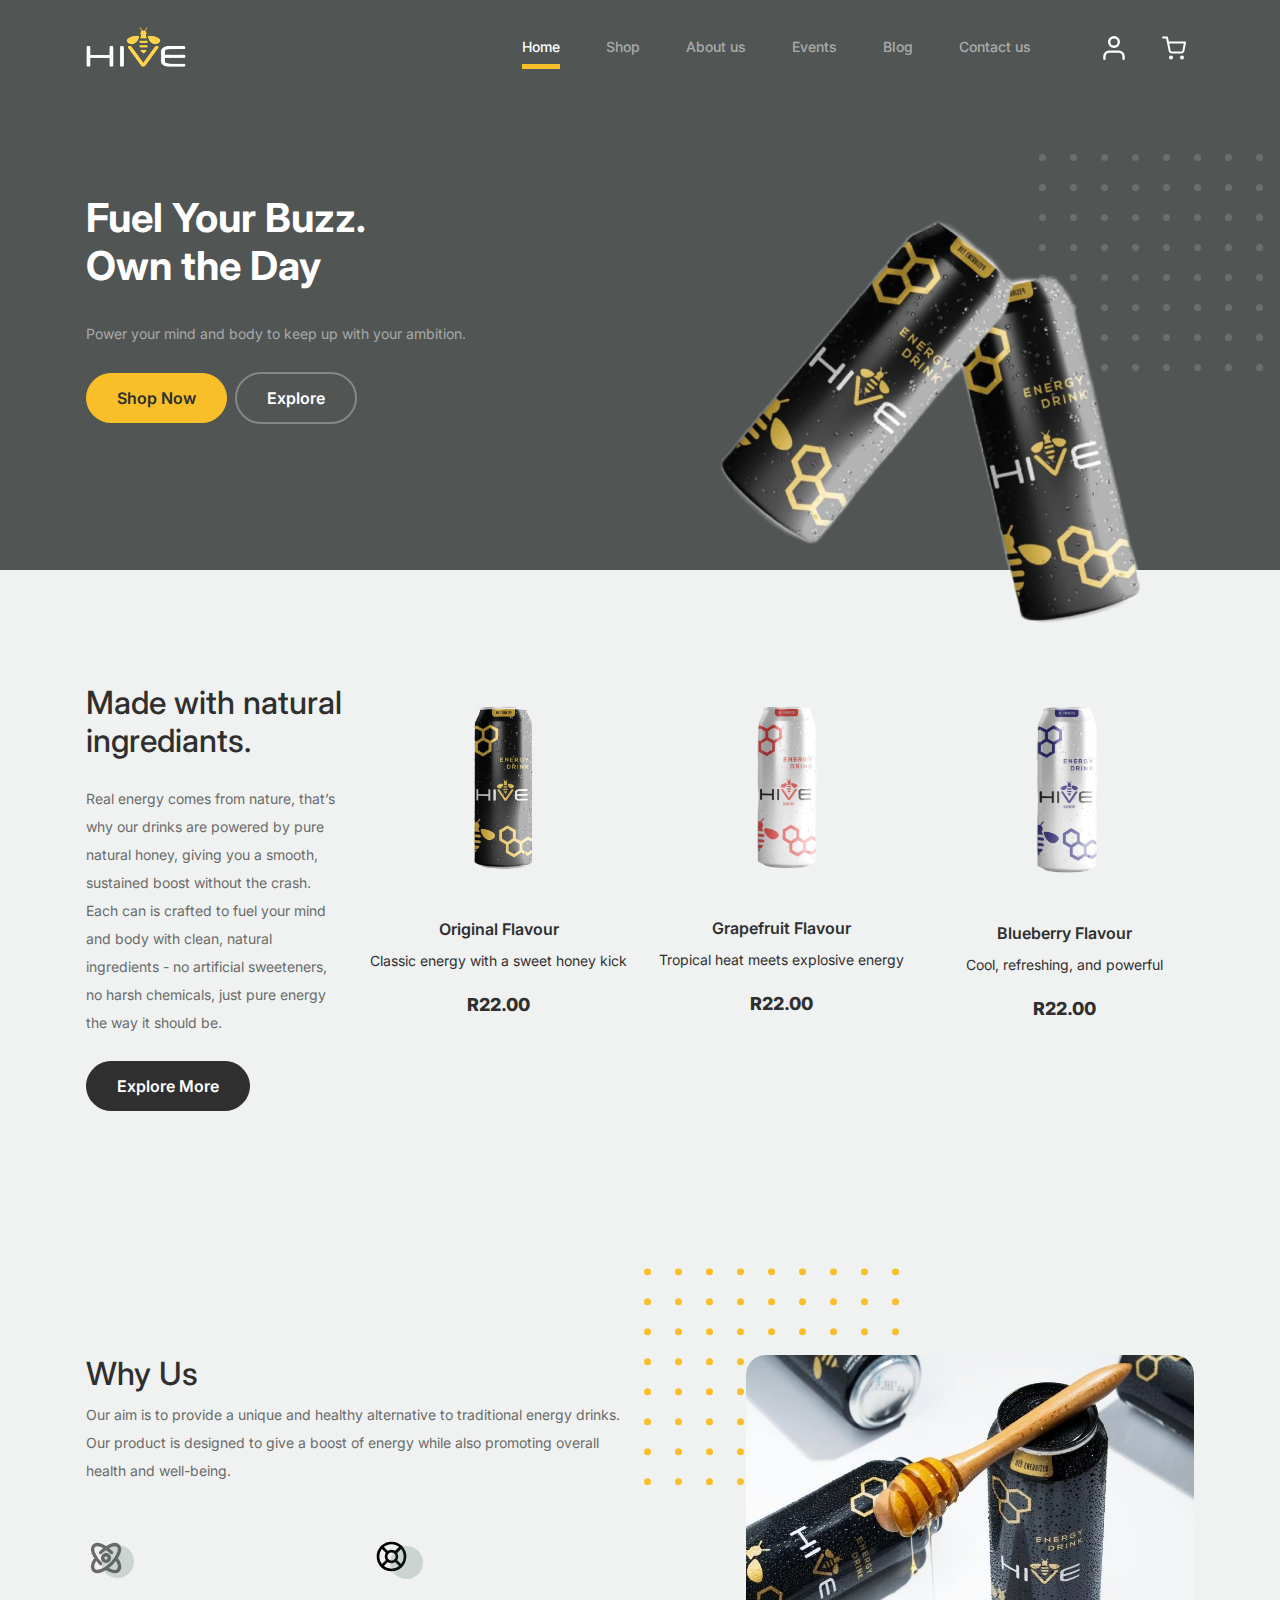
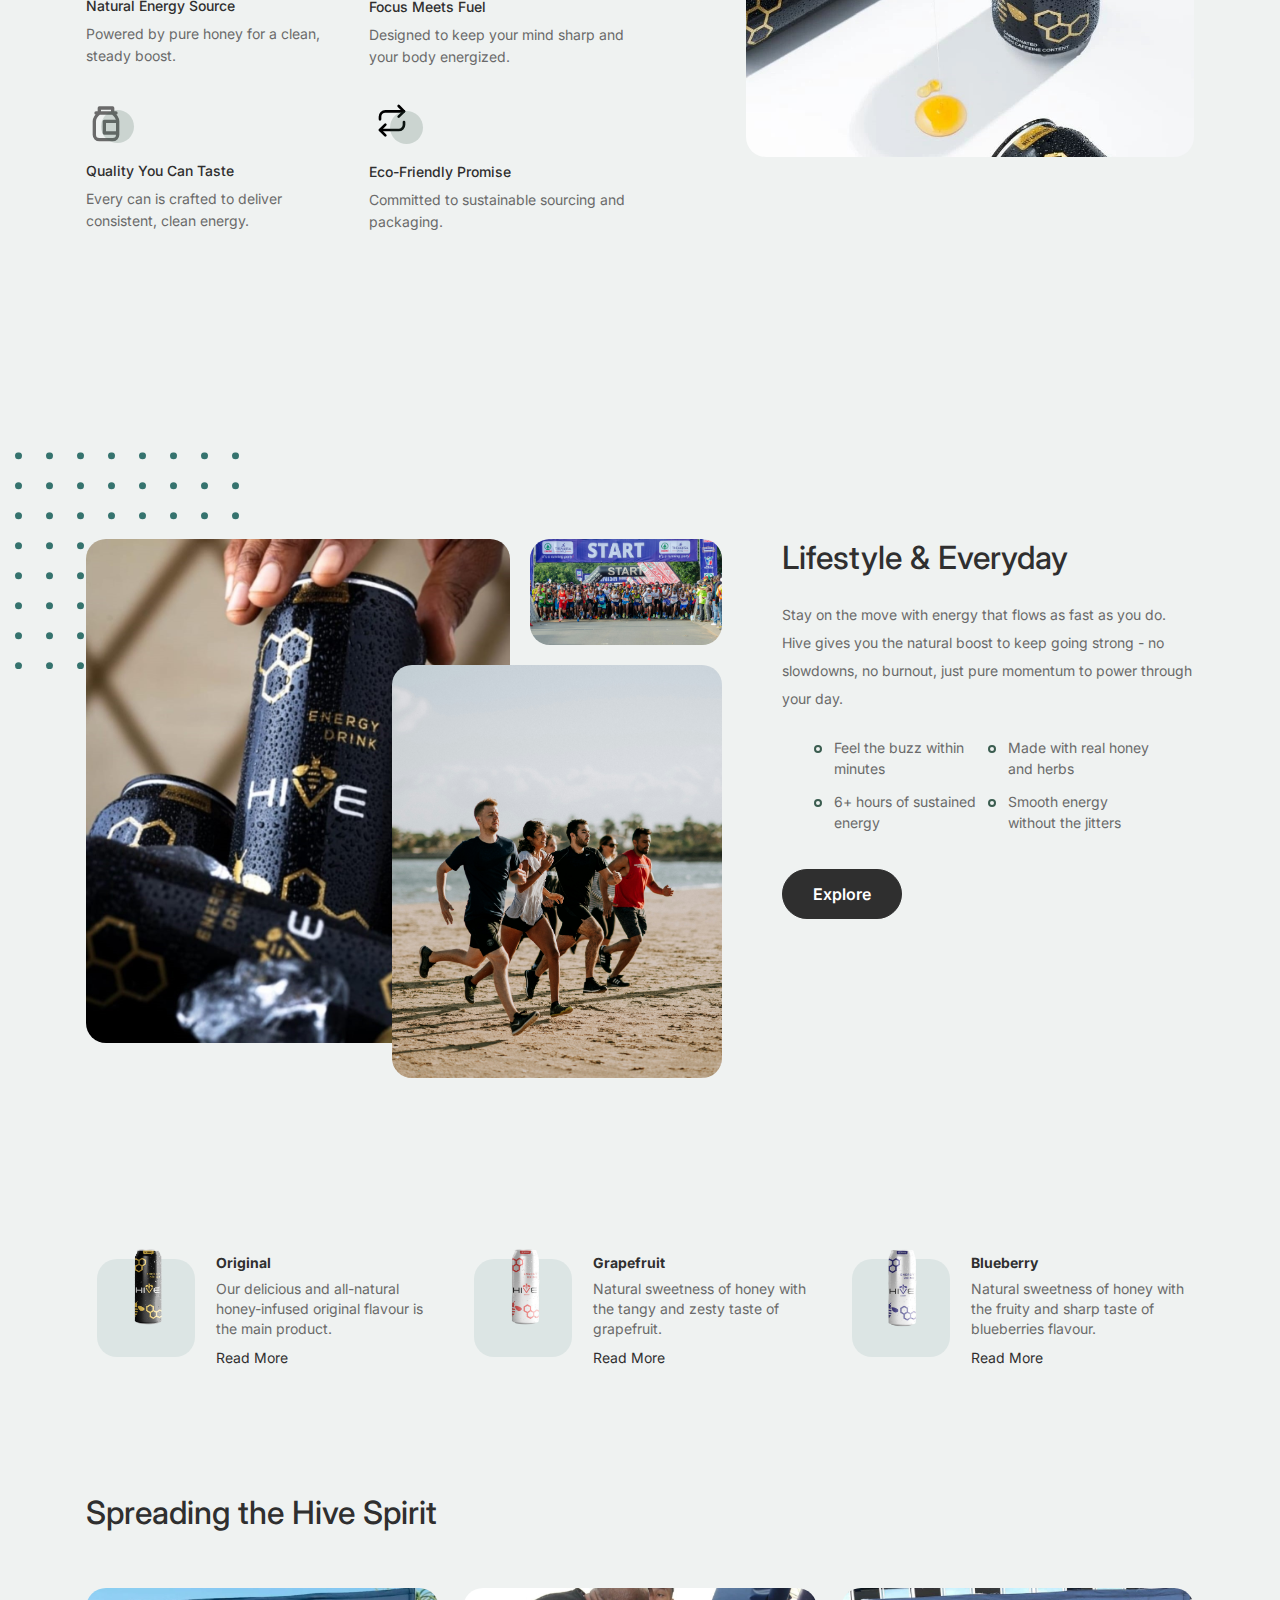
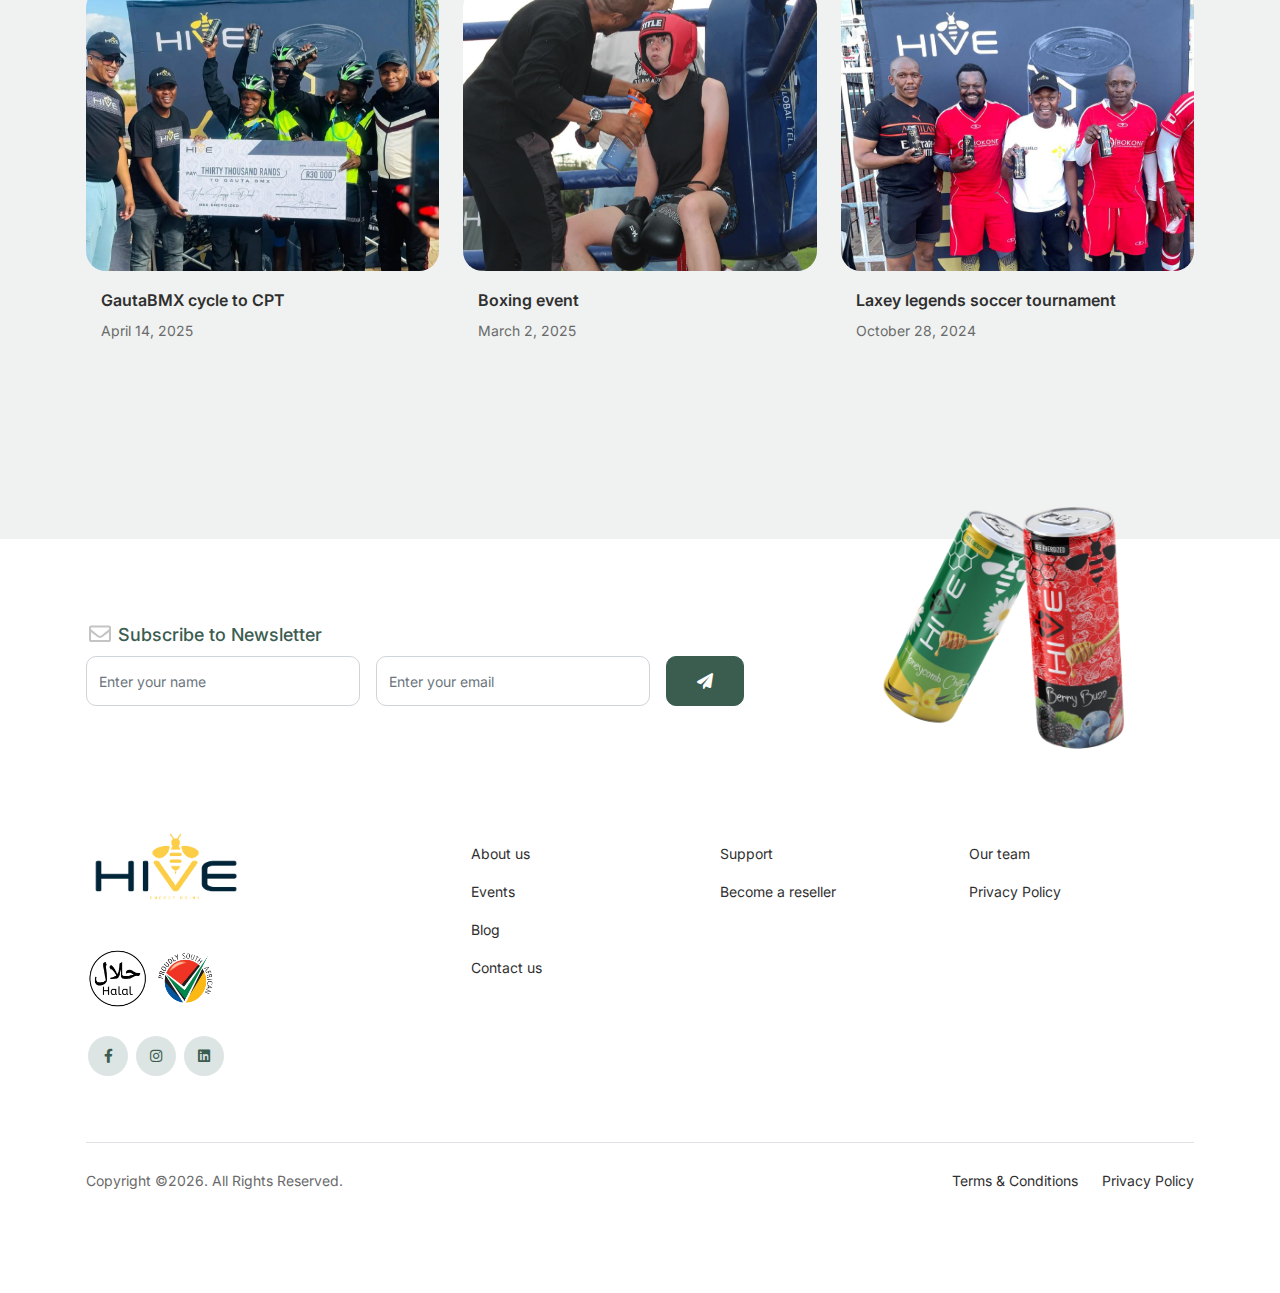
<file: index.html>
<!doctype html>
<html lang="en">
<head>
  <meta charset="utf-8">
  <meta name="viewport" content="width=device-width, initial-scale=1, shrink-to-fit=no">
  <meta name="author" content="EcoTek">
  <link rel="shortcut icon" href="images/logo/hive_logo.png">

  <meta name="description" content="" />
  <meta name="keywords" content="bootstrap, bootstrap4" />

    <!-- Bootstrap CSS -->
    <link href="css/bootstrap.min.css" rel="stylesheet">
    <link href="https://cdnjs.cloudflare.com/ajax/libs/font-awesome/6.0.0-beta3/css/all.min.css" rel="stylesheet">
    <link href="css/tiny-slider.css" rel="stylesheet">
    <link href="css/style.css" rel="stylesheet">
    <title>Hive Energy</title>
    </head>

    <body>

        <!-- Start Header/Navigation -->
        <nav class="custom-navbar navbar navbar-expand-md navbar-dark bg-dark" aria-label="Hive navigation bar">

            <div class="container">
                <div class="navbar-brand">
                    <a href="index.html"><img src="images/logo/hive_trans_logo.png" alt="Hive Logo" style="max-width: 100px" loading="eager" decoding="async" width="140" height="40"></a>
                </div>

                <button class="navbar-toggler" type="button" data-bs-toggle="collapse" data-bs-target="#navbarsHive" aria-controls="navbarsHive" aria-expanded="false" aria-label="Toggle navigation">
                    <span class="navbar-toggler-icon"></span>
                </button>

                <div class="collapse navbar-collapse" id="navbarsHive">
                    <ul class="custom-navbar-nav navbar-nav ms-auto mb-2 mb-md-0">
                        <li class="nav-item active">
                            <a class="nav-link" href="index.html">Home</a>
                        </li>
                        <li><a class="nav-link" href="shop.html">Shop</a></li>
                        <li><a class="nav-link" href="about.html">About us</a></li>
                        <li><a class="nav-link" href="events.html">Events</a></li>
                        <li><a class="nav-link" href="blog.html">Blog</a></li>
                        <li><a class="nav-link" href="contact.html">Contact us</a></li>
                    </ul>

                    <ul class="custom-navbar-cta navbar-nav mb-2 mb-md-0 ms-5">
                        <li><a class="nav-link" href="#"><img src="images/user.svg" alt="User" loading="lazy" decoding="async" width="24" height="24"></a></li>
                        <li><a class="nav-link" href="cart.html"><img src="images/cart.svg" alt="Cart" loading="lazy" decoding="async" width="24" height="24"></a></li>
                    </ul>
                </div>
            </div>
                
        </nav>
        <!-- End Header/Navigation -->

        <!-- Start Hero Section -->
            <div class="hero">
                <div class="container">
                    <div class="row justify-content-between">
                        <div class="col-lg-5">
                            <div class="intro-excerpt">
                                <h1>Fuel Your Buzz.<span class="d-block">Own the Day</span></h1>
                                <p class="mb-4">Power your mind and body to keep up with your ambition.</p>
                                <p><a href="shop.html" class="btn btn-secondary me-2">Shop Now</a><a href="shop.html" class="btn btn-white-outline">Explore</a></p>
                            </div>
                        </div>
                        <!-- right panel: only load large hero on >= lg to avoid mobile downloads -->
                        <div class="col-lg-7 d-none d-lg-block">
                            <div class="hero-img-wrap">
                                <!-- Use <picture> with a min-width source and a tiny inline placeholder as the img src
                                     so small-screen browsers don't download the large hero. -->
                                <picture>
                                  <source media="(min-width:992px)" srcset="images/header1.png">
                                  <img src="[data-uri]" alt="Hive product hero" class="img-fluid hero-responsive-img" width="1200" height="700">
                                </picture>
                            </div>
                        </div>
                    </div>
                </div>
            </div>
        <!-- End Hero Section -->

        <!-- Start Product Section -->
        <div class="product-section">
            <div class="container">
                <div class="row">

                    <!-- Start Column 1 -->
                    <div class="col-md-12 col-lg-3 mb-5 mb-lg-0">
                        <h2 class="mb-4 section-title">Made with natural ingrediants.</h2>
						<p class="mb-4">Real energy comes from nature, that’s why our drinks are powered by pure natural honey, giving you a smooth, sustained boost without the crash. Each can is crafted to fuel your mind and body with clean, natural ingredients - no artificial sweeteners, no harsh chemicals, just pure energy the way it should be. </p>
                        <p><a href="shop.html" class="btn">Explore More</a></p>
                    </div> 
                    <!-- End Column 1 -->

                    <!-- Start Column 2 -->
                    <div class="col-12 col-md-4 col-lg-3 mb-5 mb-md-0">
                        <a class="product-item" href="cart.html">
                            <img src="images/cans/Hive-black-can.png" class="img-fluid product-thumbnail" alt="Original can" loading="lazy" decoding="async" width="500" height="800">
                            <h3 class="product-title">Original Flavour</h3>
                            <p>Classic energy with a sweet honey kick</p>
                            <strong class="product-price">R22.00</strong>

							<!--<span class="icon-cross">
								<img src="images/cross.svg" class="img-fluid">
							</span>-->
                        </a>
                    </div> 
                    <!-- End Column 2 -->

                    <!-- Start Column 3 -->
                    <div class="col-12 col-md-4 col-lg-3 mb-5 mb-md-0">
                        <a class="product-item" href="cart.html">
                            <img src="images/cans/Grapefruit.png" class="img-fluid product-thumbnail" alt="Grapefruit can" loading="lazy" decoding="async" width="500" height="800">
                            <h3 class="product-title">Grapefruit Flavour</h3>
                            <p>Tropical heat meets explosive energy</p>
                            <strong class="product-price">R22.00</strong>

                            <!--<span class="icon-cross">
                                <img src="images/cross.svg" class="img-fluid" alt="cross" loading="lazy" decoding="async" width="32" height="32">
                            </span>-->
                        </a>
                    </div>
                    <!-- End Column 3 -->

                    <!-- Start Column 4 -->
                    <div class="col-12 col-md-4 col-lg-3 mb-5 mb-md-0">
                        <a class="product-item" href="cart.html">
                            <img src="images/cans/Blueberry.png" class="img-fluid product-thumbnail" alt="Blueberry can" loading="lazy" decoding="async" width="500" height="800">
                            <h3 class="product-title">Blueberry Flavour</h3>
                            <p>Cool, refreshing, and powerful</p>
                            <strong class="product-price">R22.00</strong>

                            <!--<span class="icon-cross">
                                <img src="images/cross.svg" class="img-fluid" alt="cross" loading="lazy" decoding="async" width="32" height="32">
                            </span>-->
                        </a>
                    </div>
                    <!-- End Column 4 -->

                </div>
            </div>
        </div>

		<!-- Start Why Choose Us Section -->
		<div class="why-choose-section">
			<div class="container">
				<div class="row justify-content-between">
					<div class="col-lg-6">
						<h2 class="section-title">Why Us</h2>
						<p>Our aim is to provide a unique and healthy alternative to traditional energy drinks. Our product is designed to give a boost of energy while also promoting overall health and well-being.
						</p>

						<div class="row my-5">
							<div class="col-6 col-md-6">
								<div class="feature">
									<div class="icon" style="padding-top: 2%;">
										<svg class="w-6 h-6 text-gray-800 dark:text-white " aria-hidden="true" xmlns="http://www.w3.org/2000/svg" width="40" height="40" fill="none" viewBox="0 0 24 24">
											<path stroke="currentColor" stroke-linecap="round" stroke-width="2" d="M8.737 8.737a21.49 21.49 0 0 1 3.308-2.724m0 0c3.063-2.026 5.99-2.641 7.331-1.3 1.827 1.828.026 6.591-4.023 10.64-4.049 4.049-8.812 5.85-10.64 4.023-1.33-1.33-.736-4.218 1.249-7.253m6.083-6.11c-3.063-2.026-5.99-2.641-7.331-1.3-1.827 1.828-.026 6.591 4.023 10.64m3.308-9.34a21.497 21.497 0 0 1 3.308 2.724m2.775 3.386c1.985 3.035 2.579 5.923 1.248 7.253-1.336 1.337-4.245.732-7.295-1.275M14 12a2 2 0 1 1-4 0 2 2 0 0 1 4 0Z"/>
										  </svg>
										  
									</div>
									<h3>Natural Energy Source</h3>
									<p>Powered by pure honey for a clean, steady boost.</p>
								</div>
							</div>

							<div class="col-6 col-md-6">
								<div class="feature">
									<div class="icon">
										<img src="images/support.svg" alt="Image" class="imf-fluid">
									</div>
									<h3>Focus Meets Fuel</h3>
									<p>Designed to keep your mind sharp and your body energized.</p>
								</div>
							</div>

							<div class="col-6 col-md-6">
								<div class="feature">
									<div class="icon" style="padding-top: 2%;">
										<svg class="w-6 h-6 text-gray-800 dark:text-white" aria-hidden="true" xmlns="http://www.w3.org/2000/svg" width="40" height="40" fill="none" viewBox="0 0 24 24">
											<path stroke="currentColor" stroke-linecap="round" stroke-linejoin="round" stroke-width="2" d="M16 6H8m8 0s3 2.5 3 5m-3-5V3H8v3m0 0s-3 2.5-3 5v8.002C5 20.6589 6.34315 22 8 22h8c1.6569 0 3-1.3411 3-2.998V11m0 0h-8v7h8v-7ZM6 6h12"/>
										  </svg>
										  
									</div>
									<h3>Quality You Can Taste</h3>
									<p>Every can is crafted to deliver consistent, clean energy.</p>
								</div>
							</div>

							<div class="col-6 col-md-6">
								<div class="feature">
									<div class="icon">
										<img src="images/return.svg" alt="Image" class="imf-fluid">
									</div>
									<h3>Eco-Friendly Promise</h3>
									<p>Committed to sustainable sourcing and packaging.</p>
								</div>
							</div>

						</div>
					</div>

					<div class="col-lg-5">
						<div class="img-wrap">
							<img src="images/about.jpg" alt="Image" class="img-fluid">
						</div>
					</div>

				</div>
			</div>
		</div>
		<!-- End Why Choose Us Section -->

		<!-- Start We Help Section -->
		<div class="we-help-section">
			<div class="container">
				<div class="row justify-content-between">
					<div class="col-lg-7 mb-5 mb-lg-0">
						<div class="imgs-grid">
							<div class="grid grid-1"><img src="images/cans/reach.jpg" alt=""></div>
							<div class="grid grid-2"><img src="images/marathon.jpg" alt=""></div>
							<div class="grid grid-3"><img src="images/morning-gym.jpg" alt=""></div>
						</div>
					</div>
					<div class="col-lg-5 ps-lg-5">
						<h2 class="section-title mb-4">Lifestyle & Everyday</h2>
						<p>Stay on the move with energy that flows as fast as you do. Hive gives you the natural boost to keep going strong - no slowdowns, no burnout, just pure momentum to power through your day.</p>

						<ul class="custom-list my-4">
							<li>Feel the buzz within minutes</li>
							<li>Made with real honey and herbs</li>
							<li>6+ hours of sustained energy</li>
							<li>Smooth energy without the jitters</li>
						</ul>
						<p><a herf="about.html" class="btn">Explore</a></p>
					</div>
				</div>
			</div>
		</div>
		<!-- End We Help Section -->

		<!-- Start Popular Product -->
		<div class="popular-product">
			<div class="container">
				<div class="row">

					<div class="col-12 col-md-6 col-lg-4 mb-4 mb-lg-0">
						<div class="product-item-sm d-flex">
							<div class="thumbnail">
								<img src="images/cans/Hive-black-can.png" alt="Image" class="img-fluid">
							</div>
							<div class="pt-3">
								<h3>Original</h3>
								<p>Our delicious and all-natural honey-infused original flavour is the main product.</p>
								<p><a href="#shop.html">Read More</a></p>
							</div>
						</div>
					</div>

					<div class="col-12 col-md-6 col-lg-4 mb-4 mb-lg-0">
						<div class="product-item-sm d-flex">
							<div class="thumbnail">
								<img src="images/cans/Grapefruit.png" alt="Image" class="img-fluid">
							</div>
							<div class="pt-3">
								<h3>Grapefruit</h3>
								<p>Natural sweetness of honey with the tangy and zesty taste of grapefruit.</p>
								<p><a href="#shop.html">Read More</a></p>
							</div>
						</div>
					</div>

					<div class="col-12 col-md-6 col-lg-4 mb-4 mb-lg-0">
						<div class="product-item-sm d-flex">
							<div class="thumbnail">
								<img src="images/cans/Blueberry.png" alt="Image" class="img-fluid">
							</div>
							<div class="pt-3">
								<h3>Blueberry</h3>
								<p>Natural sweetness of honey with the fruity and sharp taste of blueberries flavour.</p>
								<p><a href="#shop.html">Read More</a></p>
							</div>
						</div>
					</div>

				</div>
			</div>
		</div>
		<!-- End Popular Product -->

		<!-- Start Testimonial Slider 
		<div class="testimonial-section">
			<div class="container">
				<div class="row">
					<div class="col-lg-7 mx-auto text-center">
						<h2 class="section-title">Testimonials</h2>
					</div>
				</div>

				<div class="row justify-content-center">
					<div class="col-lg-12">
						<div class="testimonial-slider-wrap text-center">

							<div id="testimonial-nav">
								<span class="prev" data-controls="prev"><span class="fa fa-chevron-left"></span></span>
								<span class="next" data-controls="next"><span class="fa fa-chevron-right"></span></span>
							</div>

							<div class="testimonial-slider">
								
								<div class="item">
									<div class="row justify-content-center">
										<div class="col-lg-8 mx-auto">

											<div class="testimonial-block text-center">
												<blockquote class="mb-5">
													<p>&ldquo;Donec facilisis quam ut purus rutrum lobortis. Donec vitae odio quis nisl dapibus malesuada. Nullam ac aliquet velit. Aliquam vulputate velit imperdiet dolor tempor tristique. Pellentesque habitant morbi tristique senectus et netus et malesuada fames ac turpis egestas. Integer convallis volutpat dui quis scelerisque.&rdquo;</p>
												</blockquote>

												<div class="author-info">
													<div class="author-pic">
														<img src="images/person-1.png" alt="Maria Jones" class="img-fluid">
													</div>
													<h3 class="font-weight-bold">Maria Jones</h3>
													<span class="position d-block mb-3">CEO, Co-Founder, XYZ Inc.</span>
												</div>
											</div>

										</div>
									</div>
								</div> 
								<!-- END item --

								<div class="item">
									<div class="row justify-content-center">
										<div class="col-lg-8 mx-auto">

											<div class="testimonial-block text-center">
												<blockquote class="mb-5">
													<p>&ldquo;Donec facilisis quam ut purus rutrum lobortis. Donec vitae odio quis nisl dapibus malesuada. Nullam ac aliquet velit. Aliquam vulputate velit imperdiet dolor tempor tristique. Pellentesque habitant morbi tristique senectus et netus et malesuada fames ac turpis egestas. Integer convallis volutpat dui quis scelerisque.&rdquo;</p>
												</blockquote>

												<div class="author-info">
													<div class="author-pic">
														<img src="images/person-1.png" alt="Maria Jones" class="img-fluid">
													</div>
													<h3 class="font-weight-bold">Maria Jones</h3>
													<span class="position d-block mb-3">CEO, Co-Founder, XYZ Inc.</span>
												</div>
											</div>

										</div>
									</div>
								</div> 
								<!-- END item --

								<div class="item">
									<div class="row justify-content-center">
										<div class="col-lg-8 mx-auto">

											<div class="testimonial-block text-center">
												<blockquote class="mb-5">
													<p>&ldquo;Donec facilisis quam ut purus rutrum lobortis. Donec vitae odio quis nisl dapibus malesuada. Nullam ac aliquet velit. Aliquam vulputate velit imperdiet dolor tempor tristique. Pellentesque habitant morbi tristique senectus et netus et malesuada fames ac turpis egestas. Integer convallis volutpat dui quis scelerisque.&rdquo;</p>
												</blockquote>

												<div class="author-info">
													<div class="author-pic">
														<img src="images/person-1.png" alt="Maria Jones" class="img-fluid">
													</div>
													<h3 class="font-weight-bold">Maria Jones</h3>
													<span class="position d-block mb-3">CEO, Co-Founder, XYZ Inc.</span>
												</div>
											</div>

										</div>
									</div>
								</div> 
								<!-- END item --

							</div>

						</div>
					</div>
				</div>
			</div>
		</div>
		 End Testimonial Slider -->

		<!-- Start Blog Section -->
		<div class="blog-section pt-0">
			<div class="container">
				<div class="row mb-5">
					<div class="col-md-6">
						<h2 class="section-title">Spreading the Hive Spirit</h2>
					</div>
					<!-- <div class="col-md-6 text-start text-md-end">
						<a href="#" class="more">View All Posts</a>
					</div>-->
				</div>

				<div class="row">

					<div class="col-12 col-sm-6 col-md-4 mb-4 mb-md-0">
						<div class="post-entry">
							<a href="#" class="post-thumbnail"><img src="images/cycle.jpg" alt="Image" class="img-fluid"></a>
							<div class="post-content-entry">
								<h3><a href="#">GautaBMX cycle to CPT</a></h3>
								<div class="meta">
									<span>April 14, 2025</span>
								</div>
							</div>
						</div>
					</div>
					
					<div class="col-12 col-sm-6 col-md-4 mb-4 mb-md-0">
						<div class="post-entry">
							<a href="#" class="post-thumbnail"><img src="images/boxing1.jpg" alt="Image" class="img-fluid"></a>
							<div class="post-content-entry">
								<h3><a href="#">Boxing event</a></h3>
								<div class="meta">
									<span>March 2, 2025</span>
								</div>
							</div>
						</div>
					</div>
					
					<div class="col-12 col-sm-6 col-md-4 mb-4 mb-md-0">
						<div class="post-entry">
							<a href="#" class="post-thumbnail"><img src="images/football.jpg" alt="Image" class="img-fluid"></a>
							<div class="post-content-entry">
								<h3><a href="#">Laxey legends soccer tournament</a></h3>
								<div class="meta">
									<span>October 28, 2024</a></span>
								</div>
							</div>
						</div>
					</div>

				</div>
			</div>
		</div>
		<!-- End Blog Section -->	

		<!-- Start Footer Section -->
		<footer class="footer-section">
			<div class="container relative">

				<div class="sofa-img">
					<img src="images/cans/varients.png" alt="Image" class="img-fluid">
				</div>

				<div class="row">
					<div class="col-lg-8">
						<div class="subscription-form">
							<h3 class="d-flex align-items-center"><span class="me-1"><img src="images/envelope-outline.svg" alt="Image" class="img-fluid"></span><span>Subscribe to Newsletter</span></h3>

							<form action="#" class="row g-3">
								<div class="col-auto">
									<input type="text" class="form-control" placeholder="Enter your name">
								</div>
								<div class="col-auto">
									<input type="email" class="form-control" placeholder="Enter your email">
								</div>
								<div class="col-auto">
									<button class="btn btn-primary">
										<span class="fa fa-paper-plane"></span>
									</button>
								</div>
							</form>

						</div>
					</div>
				</div>

				<div class="row g-5 mb-5">
					<div class="col-lg-4">
						<!--<div class="mb-4 footer-logo-wrap"><a href="#" class="footer-logo">Hive<span>.</span></a></div>
						<p class="mb-4">Donec facilisis quam ut purus rutrum lobortis. Donec vitae odio quis nisl dapibus malesuada. Nullam ac aliquet velit. Aliquam vulputate velit imperdiet dolor tempor tristique. Pellentesque habitant</p>-->

					<div>
						<img src="images/logo/hive_logo.png" alt="Hive Logo" style="max-width: 10rem">
						
					</div>
					<div class="mb-4 footer-logo-wrap">
					<img src="images/logo/halaal.png" alt="Halaal Logo" style="max-width: 4rem">
					<img src="images/logo/proudlySA.png" alt="ProuldySA Logo" style="max-width: 4rem">
					</div>
						<ul class="list-unstyled custom-social">
							<li><a target="_blank" href="https://web.facebook.com/p/Hive-Energy-Drink-61553306225107"><span class="fa fa-brands fa-facebook-f"></span></a></li>
							<li><a target="_blank" href="https://www.instagram.com/hivenergydrink"><span class="fa fa-brands fa-instagram"></span></a></li>
							<li><a target="_blank" href="https://www.linkedin.com/company/hive-energy-pty-ltd"><span class="fa fa-brands fa-linkedin"></span></a></li>
						</ul>
					</div>

					<div class="col-lg-8">
						<div class="row links-wrap">
							<div class="col-6 col-sm-6 col-md-4">
								<ul class="list-unstyled">
									<li><a href="about.html">About us</a></li>
									<li><a href="events.html">Events</a></li>
									<li><a href="blog.html">Blog</a></li>
									<li><a href="contact.html">Contact us</a></li>
								</ul>
							</div>

							<div class="col-6 col-sm-6 col-md-4">
								<ul class="list-unstyled">
									<li><a href="contact.html">Support</a></li>
									<li><a href="contact.html">Become a reseller</a></li>
								</ul>
							</div>

							<div class="col-6 col-sm-6 col-md-4">
								<ul class="list-unstyled">
									<li><a href="about.html#team">Our team</a></li>
									
									<li><a href="#">Privacy Policy</a></li>
								</ul>
							</div>

							<!--<div class="col-6 col-sm-6 col-md-3">
								<ul class="list-unstyled">
									<li><a href="#">Nordic Chair</a></li>
									<li><a href="#">Kruzo Aero</a></li>
									<li><a href="#">Ergonomic Chair</a></li>
								</ul>
							</div>-->
						</div>
					</div>

				</div>

				<div class="border-top copyright">
					<div class="row pt-4">
						<div class="col-lg-6">
							<p class="mb-2 text-center text-lg-start">Copyright &copy;<script>document.write(new Date().getFullYear());</script>. All Rights Reserved. 
							</p>
						</div>

						<div class="col-lg-6 text-center text-lg-end">
							<ul class="list-unstyled d-inline-flex ms-auto">
								<li class="me-4"><a href="">Terms &amp; Conditions</a></li>
								<li><a href="">Privacy Policy</a></li>
							</ul>
						</div>

					</div>
				</div>

			</div>
		</footer>
		<!-- End Footer Section -->	


		<script src="js/bootstrap.bundle.min.js"></script>
		<script src="js/tiny-slider.js"></script>
		<script src="js/custom.js"></script>
	</body>

</html>
</file>
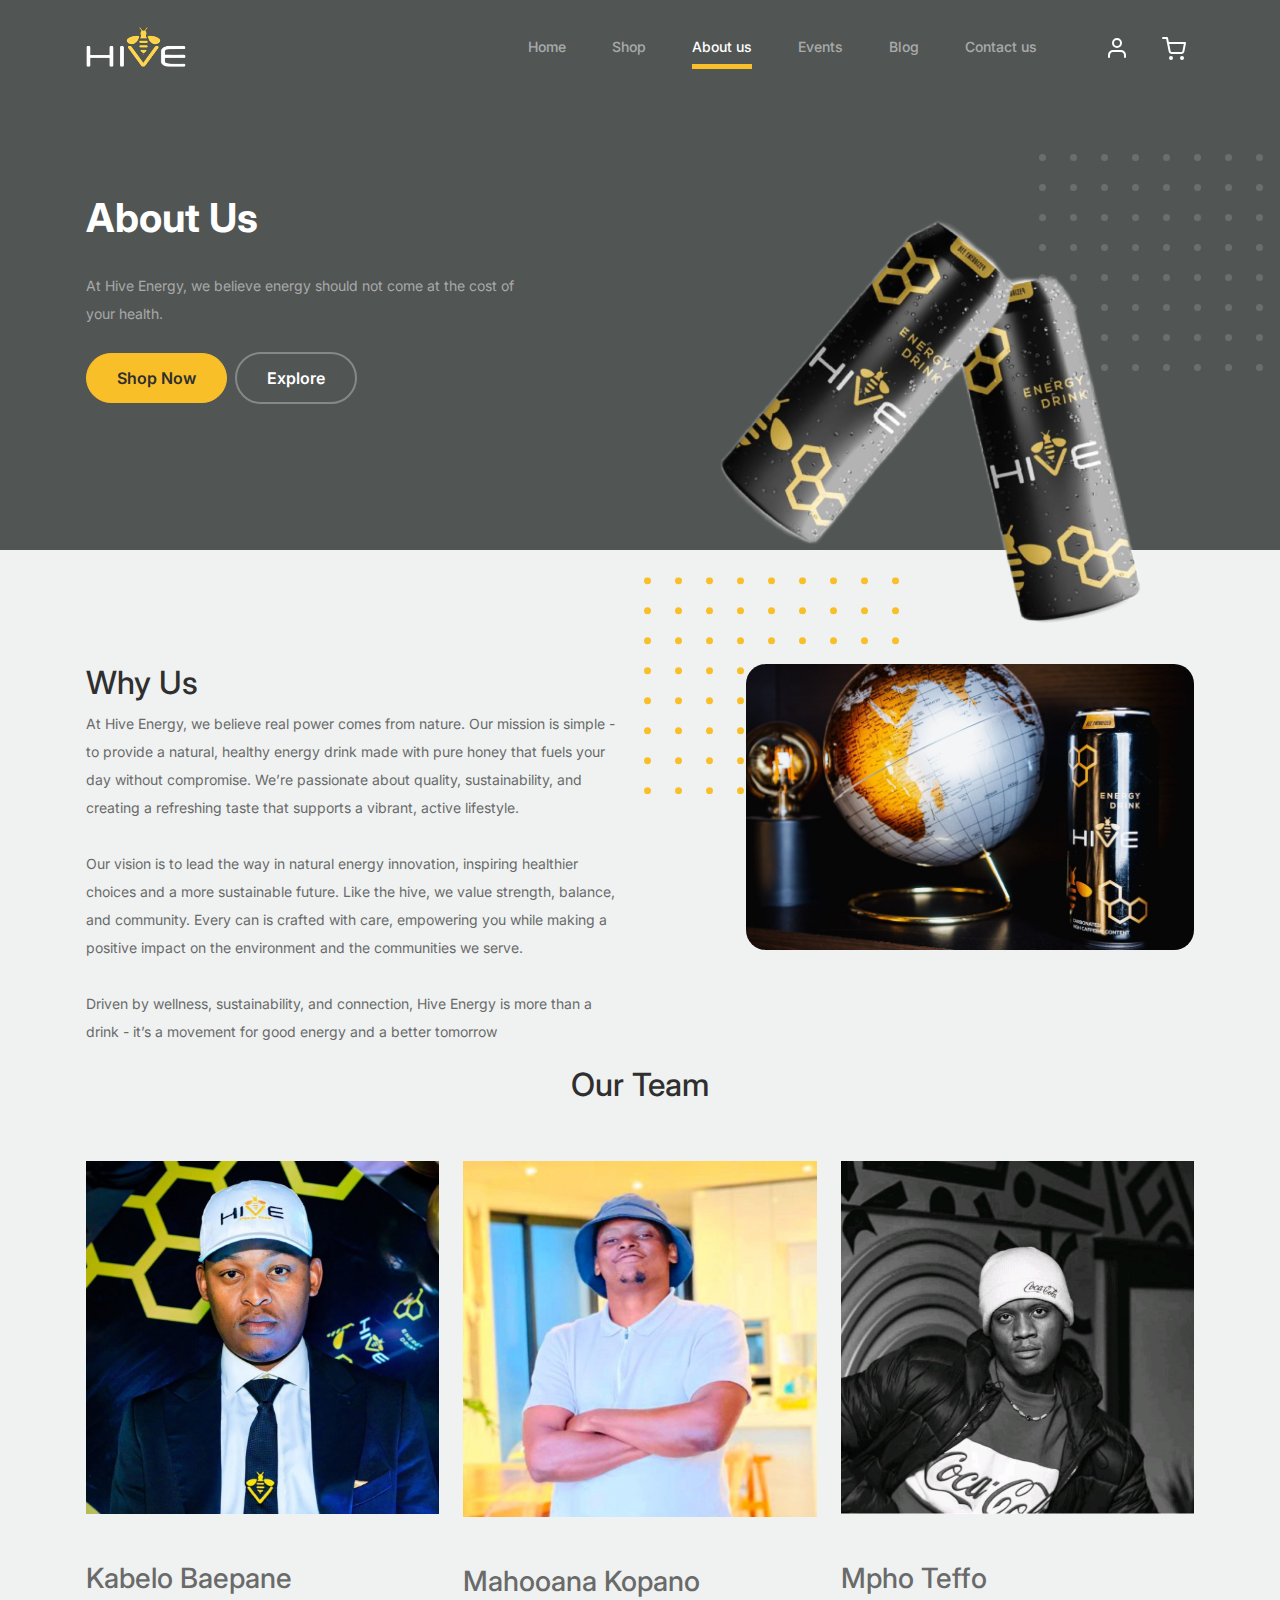
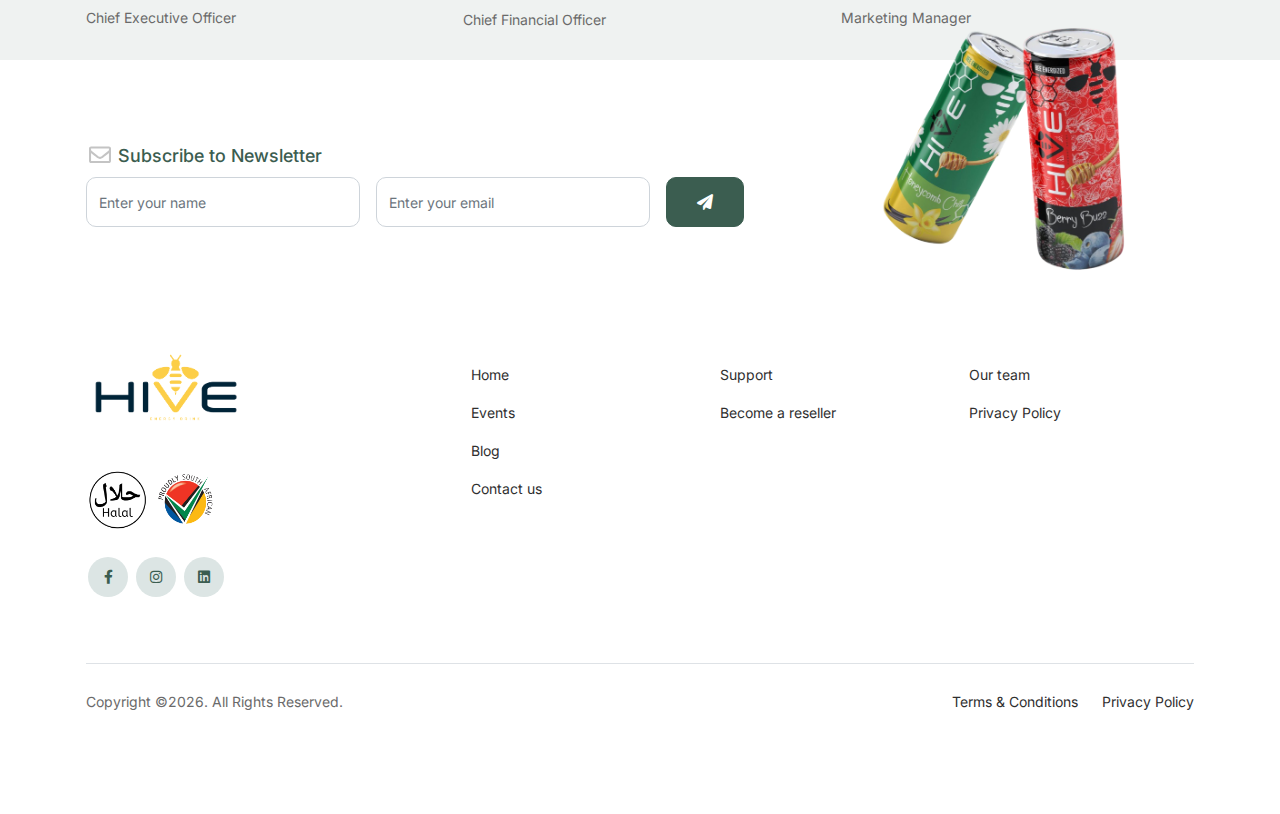
<file: about.html>
<!doctype html>
<html lang="en">
<head>
  <meta charset="utf-8">
  <meta name="viewport" content="width=device-width, initial-scale=1, shrink-to-fit=no">
  <meta name="author" content="EcoTek">
  <link rel="shortcut icon" href="images/logo/hive_logo.png">

  <meta name="description" content="" />
  <meta name="keywords" content="bootstrap, bootstrap4" />

		<!-- Bootstrap CSS -->
		<link href="css/bootstrap.min.css" rel="stylesheet">
		<link href="https://cdnjs.cloudflare.com/ajax/libs/font-awesome/6.0.0-beta3/css/all.min.css" rel="stylesheet">
		<link href="css/tiny-slider.css" rel="stylesheet">
		<link href="css/style.css" rel="stylesheet">
		<title>Hive Energy </title>
	</head>

	<body>

		<!-- Start Header/Navigation -->
		<nav class="custom-navbar navbar navbar-expand-md navbar-dark bg-dark" arial-label="Hive navigation bar">

			<div class="container">
				<div class="navbar-brand">
					<a href="index.html"><img src="images/logo/hive_trans_logo.png" alt="Hive Logo" style="max-width: 100px" loading="eager" decoding="async" width="140" height="40"></a>
				</div>

				<button class="navbar-toggler" type="button" data-bs-toggle="collapse" data-bs-target="#navbarsHive" aria-controls="navbarsHive" aria-expanded="false" aria-label="Toggle navigation">
					<span class="navbar-toggler-icon"></span>
				</button>

				<div class="collapse navbar-collapse" id="navbarsHive">
					<ul class="custom-navbar-nav navbar-nav ms-auto mb-2 mb-md-0">
						<li class="nav-item ">
							<a class="nav-link" href="index.html">Home</a>
						</li>
						<li><a class="nav-link" href="shop.html">Shop</a></li>
						<li class="active"><a class="nav-link" href="about.html">About us</a></li>
						<li><a class="nav-link" href="events.html">Events</a></li>
						<li><a class="nav-link" href="blog.html">Blog</a></li>
						<li><a class="nav-link" href="contact.html">Contact us</a></li>
					</ul>

					<ul class="custom-navbar-cta navbar-nav mb-2 mb-md-0 ms-5">
						<li><a class="nav-link" href="#"><img src="images/user.svg"></a></li>
						<li><a class="nav-link" href="cart.html"><img src="images/cart.svg"></a></li>
					</ul>
				</div>
			</div>
				
		</nav>
		<!-- End Header/Navigation -->

		<!-- Start Hero Section -->
			<div class="hero">
				<div class="container">
					<div class="row justify-content-between">
						<div class="col-lg-5">
							<div class="intro-excerpt">
								<h1>About Us</h1>
								<p class="mb-4">At Hive Energy, we believe energy should not come at the cost of your health.</p>
								<p><a href="" class="btn btn-secondary me-2">Shop Now</a><a href="#" class="btn btn-white-outline">Explore</a></p>
							</div>
						</div>
						<div class="col-lg-7 d-none d-lg-block">
                            <div class="hero-img-wrap">
                                <!-- Use <picture> with a min-width source and a tiny inline placeholder as the img src
                                     so small-screen browsers don't download the large hero. -->
                                <picture>
                                  <source media="(min-width:992px)" srcset="images/header1.png">
                                  <img src="[data-uri]" alt="Hive product hero" class="img-fluid hero-responsive-img" loading="lazy" decoding="async" width="1200" height="700">
                                </picture>
                            </div>
                        </div>
					</div>
				</div>
			</div>
		<!-- End Hero Section -->

		

		<!-- Start Why Choose Us Section -->
		<div class="why-choose-section" style="padding-bottom:0%">
			<div class="container">
				<div class="row justify-content-between">
					<div class="col-lg-6">
						<h2 class="section-title">Why Us</h2>
						<p>
							At Hive Energy, we believe real power comes from nature. Our mission is simple - to provide a natural, healthy energy drink made with pure honey that fuels your day without compromise. We’re passionate about quality, sustainability, and creating a refreshing taste that supports a vibrant, active lifestyle.
						<br><br>
							Our vision is to lead the way in natural energy innovation, inspiring healthier choices and a more sustainable future. Like the hive, we value strength, balance, and community. Every can is crafted with care, empowering you while making a positive impact on the environment and the communities we serve.
						<br><br>
							Driven by wellness, sustainability, and connection, Hive Energy is more than a drink - it’s a movement for good energy and a better tomorrow
						</p>

					</div>

					<div class="col-lg-5">
						<div class="img-wrap">
							<img src="images/world.jpg" alt="Image" class="img-fluid">
						</div>
					</div>

				</div>
			</div>
		</div>
		<!-- End Why Choose Us Section -->

		<!-- Start Team Section -->
		<div class="pt-0" id="team">
			<div class="container">

				<div class="row mb-5">
					<div class="col-lg-5 mx-auto text-center">
						<h2 class="section-title">Our Team</h2>
					</div>
				</div>

				<div class="row">

					<!-- Start Column 1 -->
					<div class="col-12 col-md-6 col-lg-4 mb-5 mb-md-0">
						<img src="images/team/kabelo.jpeg" class="img-fluid mb-5">
						<h3>Kabelo Baepane</h3>
						<span class="d-block position mb-4">Chief Executive Officer</span>
					</div> 
					<!-- End Column 1 -->

					<!-- Start Column 2 -->
					<div class="col-12 col-md-6 col-lg-4 mb-5 mb-md-0">
						<img src="images/team/ma1.jpg" class="img-fluid mb-5">
						<h3>Mahooana Kopano</h3>
						<span class="d-block position mb-4">Chief Financial Officer</span>
					</div> 
					<!-- End Column 2 -->

					<!-- Start Column 3 -->
					<div class="col-12 col-md-6 col-lg-4 mb-5 mb-md-0">
						<img src="images/team/mpho.jfif" class="img-fluid mb-5">
						<h3>Mpho Teffo</h3>
						<span class="d-block position mb-4">Marketing Manager</span>
					</div> 
					<!-- End Column 3 -->
		
				</div>
			</div>
		</div>
		<!-- End Team Section -->

		

		<!-- Start Testimonial Slider 
		<div class="testimonial-section before-footer-section">
			<div class="container">
				<div class="row">
					<div class="col-lg-7 mx-auto text-center">
						<h2 class="section-title">Testimonials</h2>
					</div>
				</div>

				<div class="row justify-content-center">
					<div class="col-lg-12">
						<div class="testimonial-slider-wrap text-center">

							<div id="testimonial-nav">
								<span class="prev" data-controls="prev"><span class="fa fa-chevron-left"></span></span>
								<span class="next" data-controls="next"><span class="fa fa-chevron-right"></span></span>
							</div>

							<div class="testimonial-slider">
								
								<div class="item">
									<div class="row justify-content-center">
										<div class="col-lg-8 mx-auto">

											<div class="testimonial-block text-center">
												<blockquote class="mb-5">
													<p>&ldquo;Donec facilisis quam ut purus rutrum lobortis. Donec vitae odio quis nisl dapibus malesuada. Nullam ac aliquet velit. Aliquam vulputate velit imperdiet dolor tempor tristique. Pellentesque habitant morbi tristique senectus et netus et malesuada fames ac turpis egestas. Integer convallis volutpat dui quis scelerisque.&rdquo;</p>
												</blockquote>

												<div class="author-info">
													<div class="author-pic">
														<img src="images/person-1.png" alt="Maria Jones" class="img-fluid">
													</div>
													<h3 class="font-weight-bold">Maria Jones</h3>
													<span class="position d-block mb-3">CEO, Co-Founder, XYZ Inc.</span>
												</div>
											</div>

										</div>
									</div>
								</div> 
								<!-- END item 

								<div class="item">
									<div class="row justify-content-center">
										<div class="col-lg-8 mx-auto">

											<div class="testimonial-block text-center">
												<blockquote class="mb-5">
													<p>&ldquo;Donec facilisis quam ut purus rutrum lobortis. Donec vitae odio quis nisl dapibus malesuada. Nullam ac aliquet velit. Aliquam vulputate velit imperdiet dolor tempor tristique. Pellentesque habitant morbi tristique senectus et netus et malesuada fames ac turpis egestas. Integer convallis volutpat dui quis scelerisque.&rdquo;</p>
												</blockquote>

												<div class="author-info">
													<div class="author-pic">
														<img src="images/person-1.png" alt="Maria Jones" class="img-fluid">
													</div>
													<h3 class="font-weight-bold">Maria Jones</h3>
													<span class="position d-block mb-3">CEO, Co-Founder, XYZ Inc.</span>
												</div>
											</div>

										</div>
									</div>
								</div> 
								<!-- END item 

								<div class="item">
									<div class="row justify-content-center">
										<div class="col-lg-8 mx-auto">

											<div class="testimonial-block text-center">
												<blockquote class="mb-5">
													<p>&ldquo;Donec facilisis quam ut purus rutrum lobortis. Donec vitae odio quis nisl dapibus malesuada. Nullam ac aliquet velit. Aliquam vulputate velit imperdiet dolor tempor tristique. Pellentesque habitant morbi tristique senectus et netus et malesuada fames ac turpis egestas. Integer convallis volutpat dui quis scelerisque.&rdquo;</p>
												</blockquote>

												<div class="author-info">
													<div class="author-pic">
														<img src="images/person-1.png" alt="Maria Jones" class="img-fluid">
													</div>
													<h3 class="font-weight-bold">Maria Jones</h3>
													<span class="position d-block mb-3">CEO, Co-Founder, XYZ Inc.</span>
												</div>
											</div>

										</div>
									</div>
								</div> 
								<!-- END item 

							</div>

						</div>
					</div>
				</div>
			</div>
		</div>
		<!-- End Testimonial Slider -->

		

		<!-- Start Footer Section -->
		<footer class="footer-section">
			<div class="container relative">

				<div class="sofa-img">
					<img src="images/cans/varients.png" alt="Image" class="img-fluid">
				</div>

				<div class="row">
					<div class="col-lg-8">
						<div class="subscription-form">
							<h3 class="d-flex align-items-center"><span class="me-1"><img src="images/envelope-outline.svg" alt="Image" class="img-fluid"></span><span>Subscribe to Newsletter</span></h3>

							<form action="#" class="row g-3">
								<div class="col-auto">
									<input type="text" class="form-control" placeholder="Enter your name">
								</div>
								<div class="col-auto">
									<input type="email" class="form-control" placeholder="Enter your email">
								</div>
								<div class="col-auto">
									<button class="btn btn-primary">
										<span class="fa fa-paper-plane"></span>
									</button>
								</div>
							</form>

						</div>
					</div>
				</div>

				<div class="row g-5 mb-5">
					<div class="col-lg-4">
						<!--<div class="mb-4 footer-logo-wrap"><a href="#" class="footer-logo">Hive<span>.</span></a></div>
						<p class="mb-4">Donec facilisis quam ut purus rutrum lobortis. Donec vitae odio quis nisl dapibus malesuada. Nullam ac aliquet velit. Aliquam vulputate velit imperdiet dolor tempor tristique. Pellentesque habitant</p>-->

					<div>
						<img src="images/logo/hive_logo.png" alt="Hive Logo" style="max-width: 10rem">
						
					</div>
					<div class="mb-4 footer-logo-wrap">
					<img src="images/logo/halaal.png" alt="Halaal Logo" style="max-width: 4rem">
					<img src="images/logo/proudlySA.png" alt="ProuldySA Logo" style="max-width: 4rem">
					</div>
						<ul class="list-unstyled custom-social">
							<li><a target="_blank" href="https://web.facebook.com/p/Hive-Energy-Drink-61553306225107"><span class="fa fa-brands fa-facebook-f"></span></a></li>
							<li><a target="_blank" href="https://www.instagram.com/hivenergydrink"><span class="fa fa-brands fa-instagram"></span></a></li>
							<li><a target="_blank" href="https://www.linkedin.com/company/hive-energy-pty-ltd"><span class="fa fa-brands fa-linkedin"></span></a></li>
						</ul>
					</div>

					<div class="col-lg-8">
						<div class="row links-wrap">
							<div class="col-6 col-sm-6 col-md-4">
								<ul class="list-unstyled">
									<li><a href="index.html">Home</a></li>
									<li><a href="events.html">Events</a></li>
									<li><a href="blog.html">Blog</a></li>
									<li><a href="contact.html">Contact us</a></li>
								</ul>
							</div>

							<div class="col-6 col-sm-6 col-md-4">
								<ul class="list-unstyled">
									<li><a href="contact.html">Support</a></li>
									<li><a href="contact.html">Become a reseller</a></li>
								</ul>
							</div>

							<div class="col-6 col-sm-6 col-md-4">
								<ul class="list-unstyled">
									<li><a href="about.html#team">Our team</a></li>
									
									<li><a href="#">Privacy Policy</a></li>
								</ul>
							</div>

							<!--<div class="col-6 col-sm-6 col-md-3">
								<ul class="list-unstyled">
									<li><a href="#">Nordic Chair</a></li>
									<li><a href="#">Kruzo Aero</a></li>
									<li><a href="#">Ergonomic Chair</a></li>
								</ul>
							</div>-->
						</div>
					</div>

				</div>

				<div class="border-top copyright">
					<div class="row pt-4">
						<div class="col-lg-6">
							<p class="mb-2 text-center text-lg-start">Copyright &copy;<script>document.write(new Date().getFullYear());</script>. All Rights Reserved. 
							</p>
						</div>

						<div class="col-lg-6 text-center text-lg-end">
							<ul class="list-unstyled d-inline-flex ms-auto">
								<li class="me-4"><a href="">Terms &amp; Conditions</a></li>
								<li><a href="">Privacy Policy</a></li>
							</ul>
						</div>

					</div>
				</div>

			</div>
		</footer>
		<!-- End Footer Section -->	


		<script src="js/bootstrap.bundle.min.js"></script>
		<script src="js/tiny-slider.js"></script>
		<script src="js/custom.js"></script>
	</body>

</html>
</file>
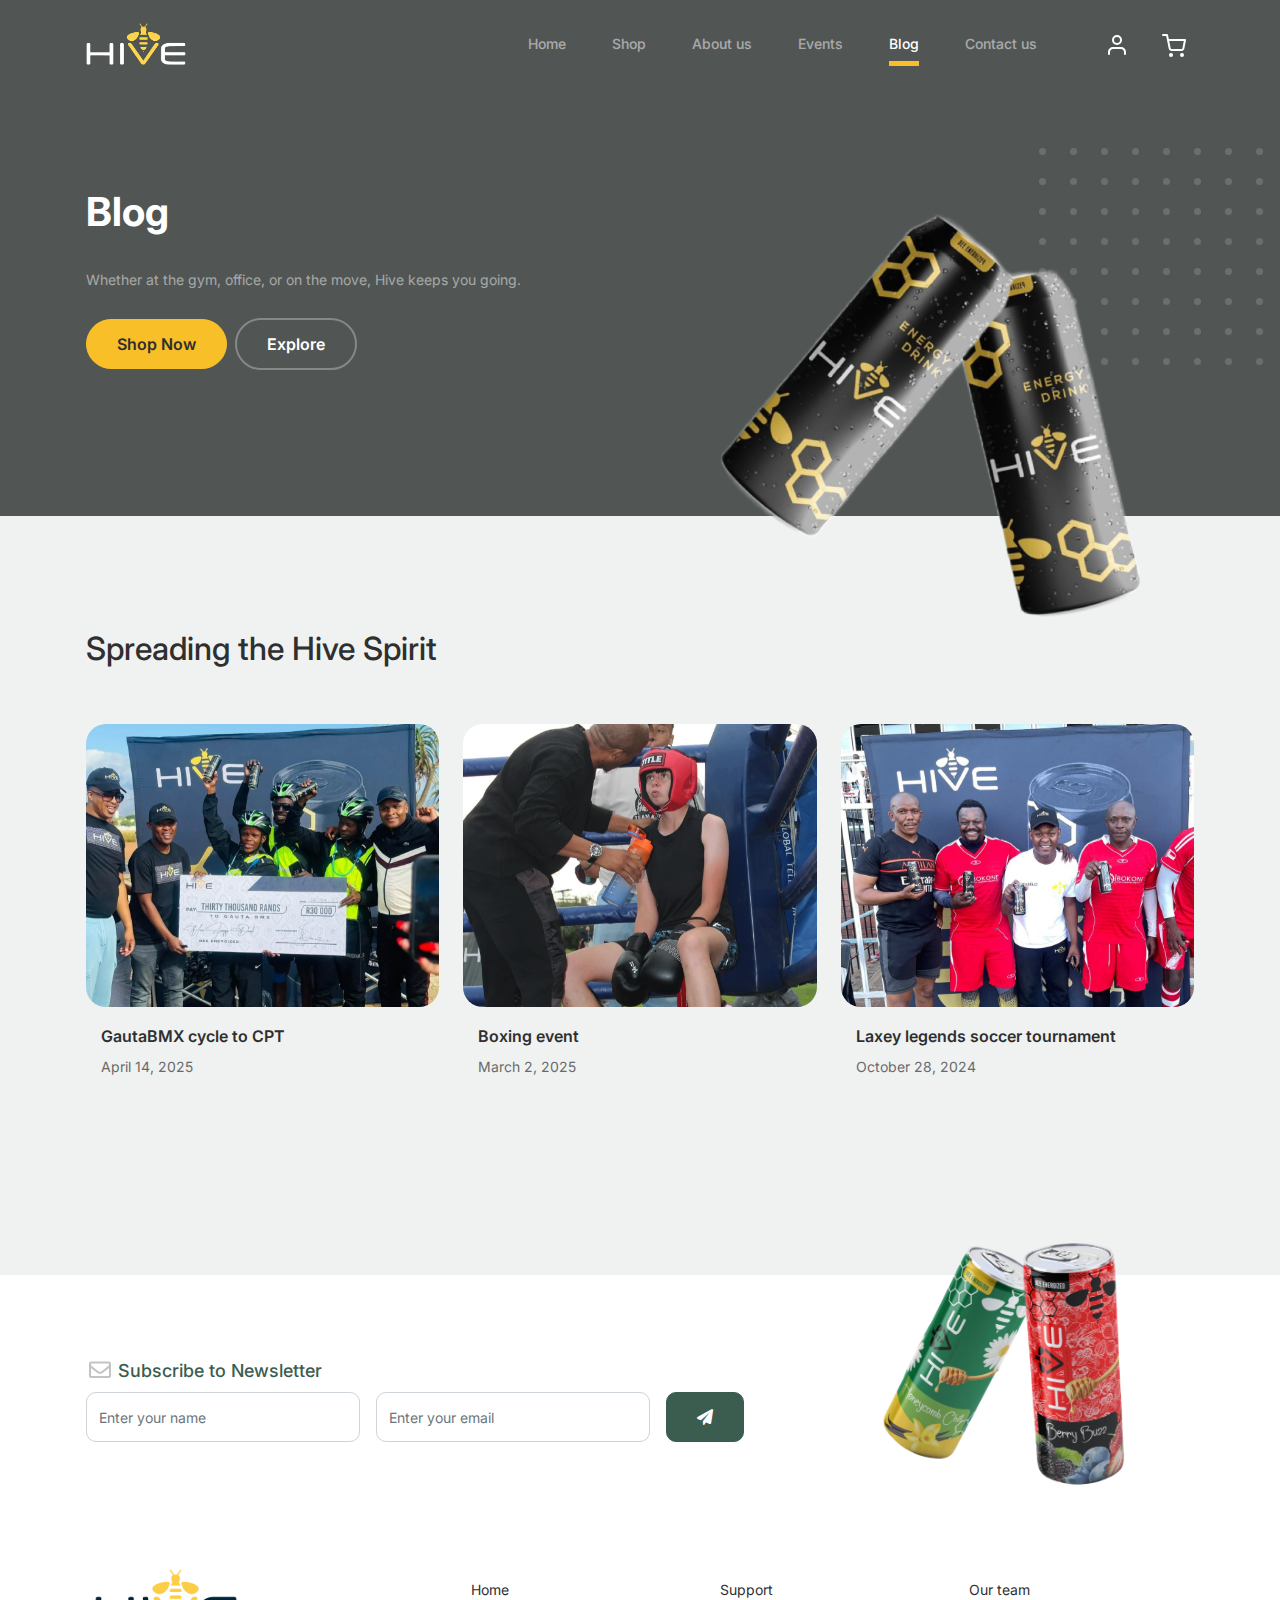
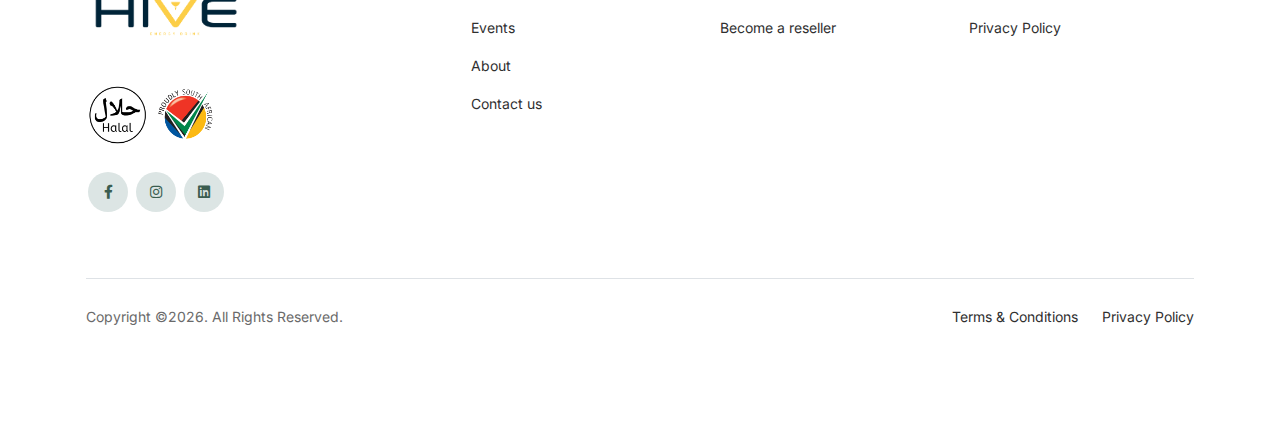
<file: blog.html>
<!doctype html>
<html lang="en">
<head>
  <meta charset="utf-8">
  <meta name="viewport" content="width=device-width, initial-scale=1, shrink-to-fit=no">
  <meta name="author" content="EcoTek">
  <link rel="shortcut icon" href="images/logo/bee_logo.png">

  <meta name="description" content="" />
  <meta name="keywords" content="bootstrap, bootstrap4" />

		<!-- Bootstrap CSS -->
		<link href="css/bootstrap.min.css" rel="stylesheet">
		<link href="https://cdnjs.cloudflare.com/ajax/libs/font-awesome/6.0.0-beta3/css/all.min.css" rel="stylesheet">
		<link href="css/tiny-slider.css" rel="stylesheet">
		<link href="css/style.css" rel="stylesheet">
		<title>Hive Energy</title>
	</head>

	<body>

		<!-- Start Header/Navigation -->
		<nav class="custom-navbar navbar navbar navbar-expand-md navbar-dark bg-dark" arial-label="Hive navigation bar">

			<div class="container">
				<a href="index.html"><img src="images/logo/hive_trans_logo.png" alt="Hive Logo" style="max-width: 100px"></a>

				<button class="navbar-toggler" type="button" data-bs-toggle="collapse" data-bs-target="#navbarsHive" aria-controls="navbarsHive" aria-expanded="false" aria-label="Toggle navigation">
					<span class="navbar-toggler-icon"></span>
				</button>

				<div class="collapse navbar-collapse" id="navbarsHive">
					<ul class="custom-navbar-nav navbar-nav ms-auto mb-2 mb-md-0">
						<li class="nav-item">
							<a class="nav-link" href="index.html">Home</a>
						</li>
						<li><a class="nav-link" href="shop.html">Shop</a></li>
						<li><a class="nav-link" href="about.html">About us</a></li>
						<li><a class="nav-link" href="events.html">Events</a></li>
						<li class="active"><a class="nav-link" href="blog.html">Blog</a></li>
						<li><a class="nav-link" href="contact.html">Contact us</a></li>
					</ul>

					<ul class="custom-navbar-cta navbar-nav mb-2 mb-md-0 ms-5">
						<li><a class="nav-link" href="#"><img src="images/user.svg"></a></li>
						<li><a class="nav-link" href="cart.html"><img src="images/cart.svg"></a></li>
					</ul>
				</div>
			</div>
				
		</nav>
		<!-- End Header/Navigation -->

		<!-- Start Hero Section -->
			<div class="hero">
				<div class="container">
					<div class="row justify-content-between">
						<div class="col-lg-5">
							<div class="intro-excerpt">
								<h1>Blog</h1>
								<p class="mb-4">Whether at the gym, office, or on the move, Hive keeps you going.</p>
								<p><a href="" class="btn btn-secondary me-2">Shop Now</a><a href="#" class="btn btn-white-outline">Explore</a></p>
							</div>
						</div>
						<div class="col-lg-7 d-none d-lg-block">
                            <div class="hero-img-wrap">
                                <!-- Use <picture> with a min-width source and a tiny inline placeholder as the img src
                                     so small-screen browsers don't download the large hero. -->
                                <picture>
                                  <source media="(min-width:992px)" srcset="images/header1.png">
                                  <img src="[data-uri]" alt="Hive product hero" class="img-fluid hero-responsive-img" width="1200" height="700">
                                </picture>
                            </div>
                        </div>
					</div>
				</div>
			</div>
		<!-- End Hero Section -->

		

		<!-- Start Blog Section -->
		<div class="blog-section">
			<div class="container">
				<div class="row mb-5">
					<div class="col-md-6">
						<h2 class="section-title">Spreading the Hive Spirit</h2>
					</div>
					<!-- <div class="col-md-6 text-start text-md-end">
						<a href="#" class="more">View All Posts</a>
					</div>-->
				</div>

				<div class="row">

					<div class="col-12 col-sm-6 col-md-4 mb-4 mb-md-0">
						<div class="post-entry">
							<a href="#" class="post-thumbnail"><img src="images/cycle.jpg" alt="Image" class="img-fluid"></a>
							<div class="post-content-entry">
								<h3><a href="#">GautaBMX cycle to CPT</a></h3>
								<div class="meta">
									<span>April 14, 2025</span>
								</div>
							</div>
						</div>
					</div>
					
					<div class="col-12 col-sm-6 col-md-4 mb-4 mb-md-0">
						<div class="post-entry">
							<a href="#" class="post-thumbnail"><img src="images/boxing1.jpg" alt="Image" class="img-fluid"></a>
							<div class="post-content-entry">
								<h3><a href="#">Boxing event</a></h3>
								<div class="meta">
									<span>March 2, 2025</span>
								</div>
							</div>
						</div>
					</div>
					
					<div class="col-12 col-sm-6 col-md-4 mb-4 mb-md-0">
						<div class="post-entry">
							<a href="#" class="post-thumbnail"><img src="images/football.jpg" alt="Image" class="img-fluid"></a>
							<div class="post-content-entry">
								<h3><a href="#">Laxey legends soccer tournament</a></h3>
								<div class="meta">
									<span>October 28, 2024</a></span>
								</div>
							</div>
						</div>
					</div>

				</div>
			</div>
		</div>
		<!-- End Blog Section -->	

		<!-- Start Footer Section -->
		<footer class="footer-section">
			<div class="container relative">

				<div class="sofa-img">
					<img src="images/cans/varients.png" alt="Image" class="img-fluid">
				</div>

				<div class="row">
					<div class="col-lg-8">
						<div class="subscription-form">
							<h3 class="d-flex align-items-center"><span class="me-1"><img src="images/envelope-outline.svg" alt="Image" class="img-fluid"></span><span>Subscribe to Newsletter</span></h3>

							<form action="#" class="row g-3">
								<div class="col-auto">
									<input type="text" class="form-control" placeholder="Enter your name">
								</div>
								<div class="col-auto">
									<input type="email" class="form-control" placeholder="Enter your email">
								</div>
								<div class="col-auto">
									<button class="btn btn-primary">
										<span class="fa fa-paper-plane"></span>
									</button>
								</div>
							</form>

						</div>
					</div>
				</div>

				<div class="row g-5 mb-5">
					<div class="col-lg-4">
						<!--<div class="mb-4 footer-logo-wrap"><a href="#" class="footer-logo">Hive<span>.</span></a></div>
						<p class="mb-4">Donec facilisis quam ut purus rutrum lobortis. Donec vitae odio quis nisl dapibus malesuada. Nullam ac aliquet velit. Aliquam vulputate velit imperdiet dolor tempor tristique. Pellentesque habitant</p>-->

					<div>
						<img src="images/logo/hive_logo.png" alt="Hive Logo" style="max-width: 10rem">
						
					</div>
					<div class="mb-4 footer-logo-wrap">
					<img src="images/logo/halaal.png" alt="Halaal Logo" style="max-width: 4rem">
					<img src="images/logo/proudlySA.png" alt="ProuldySA Logo" style="max-width: 4rem">
					</div>
						<ul class="list-unstyled custom-social">
							<li><a target="_blank" href="https://web.facebook.com/p/Hive-Energy-Drink-61553306225107"><span class="fa fa-brands fa-facebook-f"></span></a></li>
							<li><a target="_blank" href="https://www.instagram.com/hivenergydrink"><span class="fa fa-brands fa-instagram"></span></a></li>
							<li><a target="_blank" href="https://www.linkedin.com/company/hive-energy-pty-ltd"><span class="fa fa-brands fa-linkedin"></span></a></li>
						</ul>
					</div>

					<div class="col-lg-8">
						<div class="row links-wrap">
							<div class="col-6 col-sm-6 col-md-4">
								<ul class="list-unstyled">
									<li><a href="index.html">Home</a></li>
									<li><a href="events.html">Events</a></li>
									<li><a href="about.html">About</a></li>
									<li><a href="contact.html">Contact us</a></li>
								</ul>
							</div>

							<div class="col-6 col-sm-6 col-md-4">
								<ul class="list-unstyled">
									<li><a href="contact.html">Support</a></li>
									<li><a href="contact.html">Become a reseller</a></li>
								</ul>
							</div>

							<div class="col-6 col-sm-6 col-md-4">
								<ul class="list-unstyled">
									<li><a href="about.html#team">Our team</a></li>
									
									<li><a href="#">Privacy Policy</a></li>
								</ul>
							</div>

							<!--<div class="col-6 col-sm-6 col-md-3">
								<ul class="list-unstyled">
									<li><a href="#">Nordic Chair</a></li>
									<li><a href="#">Kruzo Aero</a></li>
									<li><a href="#">Ergonomic Chair</a></li>
								</ul>
							</div>-->
						</div>
					</div>

				</div>

				<div class="border-top copyright">
					<div class="row pt-4">
						<div class="col-lg-6">
							<p class="mb-2 text-center text-lg-start">Copyright &copy;<script>document.write(new Date().getFullYear());</script>. All Rights Reserved. 
							</p>
						</div>

						<div class="col-lg-6 text-center text-lg-end">
							<ul class="list-unstyled d-inline-flex ms-auto">
								<li class="me-4"><a href="">Terms &amp; Conditions</a></li>
								<li><a href="">Privacy Policy</a></li>
							</ul>
						</div>

					</div>
				</div>

			</div>
		</footer>
		<!-- End Footer Section -->	


		<script src="js/bootstrap.bundle.min.js"></script>
		<script src="js/tiny-slider.js"></script>
		<script src="js/custom.js"></script>
	</body>

</html>
</file>
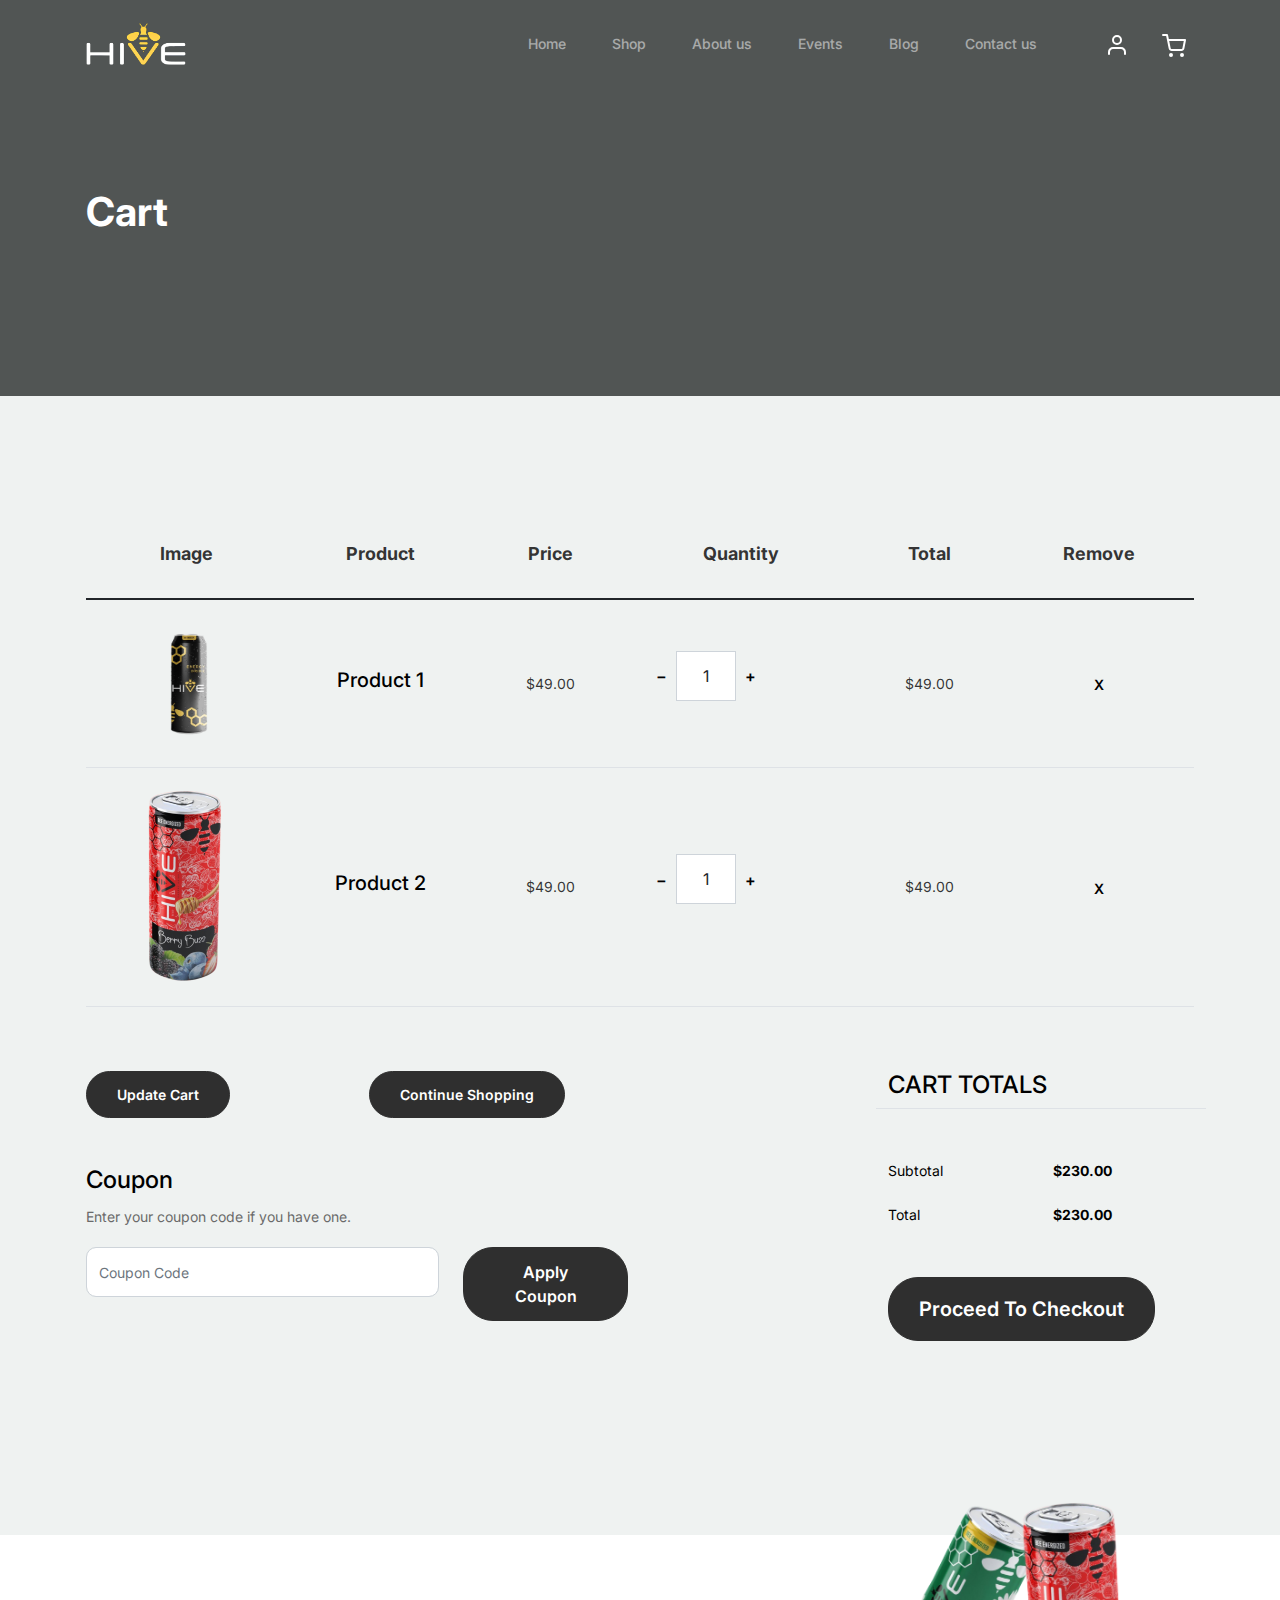
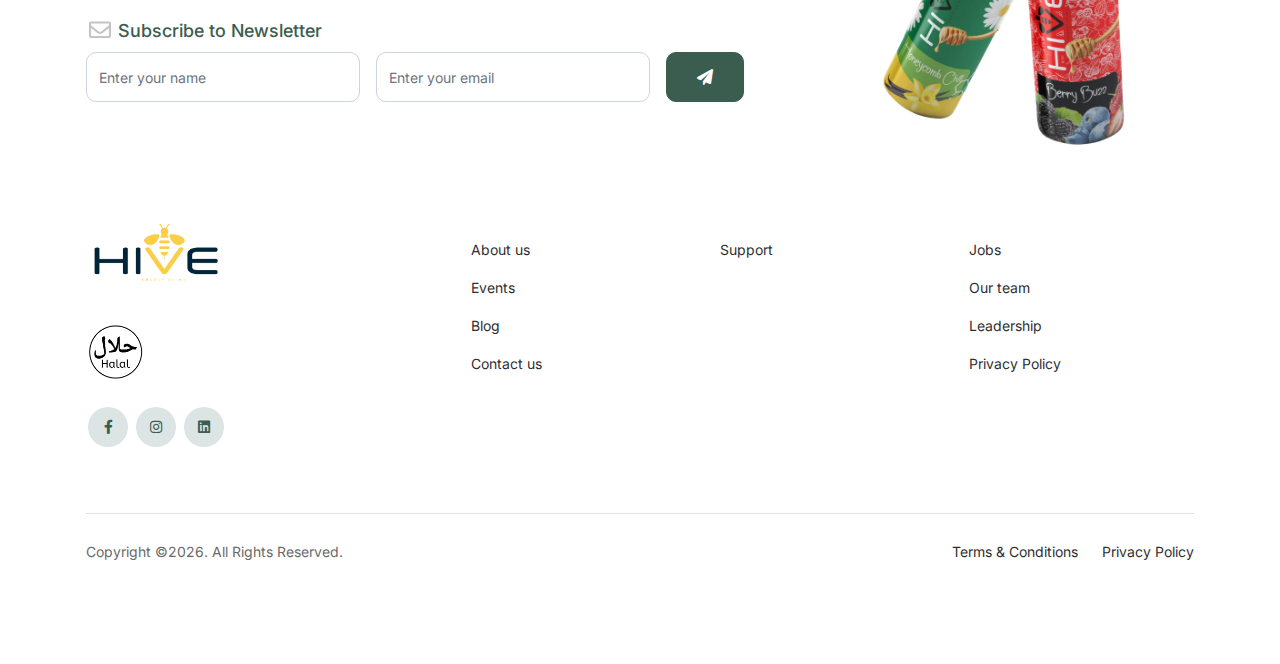
<file: cart.html>
<!-- /*
* Bootstrap 5
* Template Name: Furni
* Template Author: Untree.co
* Template URI: https://untree.co/
* License: https://creativecommons.org/licenses/by/3.0/
*/ -->
<!doctype html>
<html lang="en">
<head>
  <meta charset="utf-8">
  <meta name="viewport" content="width=device-width, initial-scale=1, shrink-to-fit=no">
  <meta name="author" content="EcoTek">
  <link rel="shortcut icon" href="images/logo/hive_logo.png">

  <meta name="description" content="" />
  <meta name="keywords" content="bootstrap, bootstrap4" />

		<!-- Bootstrap CSS -->
		<link href="css/bootstrap.min.css" rel="stylesheet">
		<link href="https://cdnjs.cloudflare.com/ajax/libs/font-awesome/6.0.0-beta3/css/all.min.css" rel="stylesheet">
		<link href="css/tiny-slider.css" rel="stylesheet">
		<link href="css/style.css" rel="stylesheet">
		<title>Hive Energy</title>
	</head>

	<body>

		<!-- Start Header/Navigation -->
		<nav class="custom-navbar navbar navbar navbar-expand-md navbar-dark bg-dark" arial-label="Furni navigation bar">

			<div class="container">
				<img src="images/logo/hive_trans_logo.png" alt="Hive Logo" style="max-width: 100px">

				<button class="navbar-toggler" type="button" data-bs-toggle="collapse" data-bs-target="#navbarsFurni" aria-controls="navbarsFurni" aria-expanded="false" aria-label="Toggle navigation">
					<span class="navbar-toggler-icon"></span>
				</button>

				<div class="collapse navbar-collapse" id="navbarsFurni">
					<ul class="custom-navbar-nav navbar-nav ms-auto mb-2 mb-md-0">
						<li class="nav-item ">
							<a class="nav-link" href="index.html">Home</a>
						</li>
						<li><a class="nav-link" href="shop.html">Shop</a></li>
						<li><a class="nav-link" href="about.html">About us</a></li>
						<li><a class="nav-link" href="services.html">Events</a></li>
						<li><a class="nav-link" href="blog.html">Blog</a></li>
						<li><a class="nav-link" href="contact.html">Contact us</a></li>
					</ul>

					<ul class="custom-navbar-cta navbar-nav mb-2 mb-md-0 ms-5">
						<li><a class="nav-link" href="#"><img src="images/user.svg"></a></li>
						<li><a class="nav-link" href="cart.html"><img src="images/cart.svg"></a></li>
					</ul>
				</div>
			</div>
				
		</nav>
		<!-- End Header/Navigation -->

		<!-- Start Hero Section -->
			<div class="hero">
				<div class="container">
					<div class="row justify-content-between">
						<div class="col-lg-5">
							<div class="intro-excerpt">
								<h1>Cart</h1>
							</div>
						</div>
						<div class="col-lg-7">
							
						</div>
					</div>
				</div>
			</div>
		<!-- End Hero Section -->

		

		<div class="untree_co-section before-footer-section">
            <div class="container">
              <div class="row mb-5">
                <form class="col-md-12" method="post">
                  <div class="site-blocks-table">
                    <table class="table">
                      <thead>
                        <tr>
                          <th class="product-thumbnail">Image</th>
                          <th class="product-name">Product</th>
                          <th class="product-price">Price</th>
                          <th class="product-quantity">Quantity</th>
                          <th class="product-total">Total</th>
                          <th class="product-remove">Remove</th>
                        </tr>
                      </thead>
                      <tbody>
                        <tr>
                          <td class="product-thumbnail">
                            <img src="images/cans/Hive-black-can.png" alt="Image" class="img-fluid">
                          </td>
                          <td class="product-name">
                            <h2 class="h5 text-black">Product 1</h2>
                          </td>
                          <td>$49.00</td>
                          <td>
                            <div class="input-group mb-3 d-flex align-items-center quantity-container" style="max-width: 120px;">
                              <div class="input-group-prepend">
                                <button class="btn btn-outline-black decrease" type="button">&minus;</button>
                              </div>
                              <input type="text" class="form-control text-center quantity-amount" value="1" placeholder="" aria-label="Example text with button addon" aria-describedby="button-addon1">
                              <div class="input-group-append">
                                <button class="btn btn-outline-black increase" type="button">&plus;</button>
                              </div>
                            </div>
        
                          </td>
                          <td>$49.00</td>
                          <td><a href="#" class="btn btn-black btn-sm">X</a></td>
                        </tr>
        
                        <tr>
                          <td class="product-thumbnail">
                            <img src="images/cans/v1.png" alt="Image" class="img-fluid">
                          </td>
                          <td class="product-name">
                            <h2 class="h5 text-black">Product 2</h2>
                          </td>
                          <td>$49.00</td>
                          <td>
                            <div class="input-group mb-3 d-flex align-items-center quantity-container" style="max-width: 120px;">
                              <div class="input-group-prepend">
                                <button class="btn btn-outline-black decrease" type="button">&minus;</button>
                              </div>
                              <input type="text" class="form-control text-center quantity-amount" value="1" placeholder="" aria-label="Example text with button addon" aria-describedby="button-addon1">
                              <div class="input-group-append">
                                <button class="btn btn-outline-black increase" type="button">&plus;</button>
                              </div>
                            </div>
        
                          </td>
                          <td>$49.00</td>
                          <td><a href="#" class="btn btn-black btn-sm">X</a></td>
                        </tr>
                      </tbody>
                    </table>
                  </div>
                </form>
              </div>
        
              <div class="row">
                <div class="col-md-6">
                  <div class="row mb-5">
                    <div class="col-md-6 mb-3 mb-md-0">
                      <button class="btn btn-black btn-sm btn-block">Update Cart</button>
                    </div>
                    <div class="col-md-6">
                      <button class="btn btn-outline-black btn-sm btn-block">Continue Shopping</button>
                    </div>
                  </div>
                  <div class="row">
                    <div class="col-md-12">
                      <label class="text-black h4" for="coupon">Coupon</label>
                      <p>Enter your coupon code if you have one.</p>
                    </div>
                    <div class="col-md-8 mb-3 mb-md-0">
                      <input type="text" class="form-control py-3" id="coupon" placeholder="Coupon Code">
                    </div>
                    <div class="col-md-4">
                      <button class="btn btn-black">Apply Coupon</button>
                    </div>
                  </div>
                </div>
                <div class="col-md-6 pl-5">
                  <div class="row justify-content-end">
                    <div class="col-md-7">
                      <div class="row">
                        <div class="col-md-12 text-right border-bottom mb-5">
                          <h3 class="text-black h4 text-uppercase">Cart Totals</h3>
                        </div>
                      </div>
                      <div class="row mb-3">
                        <div class="col-md-6">
                          <span class="text-black">Subtotal</span>
                        </div>
                        <div class="col-md-6 text-right">
                          <strong class="text-black">$230.00</strong>
                        </div>
                      </div>
                      <div class="row mb-5">
                        <div class="col-md-6">
                          <span class="text-black">Total</span>
                        </div>
                        <div class="col-md-6 text-right">
                          <strong class="text-black">$230.00</strong>
                        </div>
                      </div>
        
                      <div class="row">
                        <div class="col-md-12">
                          <button class="btn btn-black btn-lg py-3 btn-block" onclick="window.location='checkout.html'">Proceed To Checkout</button>
                        </div>
                      </div>
                    </div>
                  </div>
                </div>
              </div>
            </div>
          </div>
		

		<!-- Start Footer Section -->
		<footer class="footer-section">
			<div class="container relative">

				<div class="sofa-img">
					<img src="images/cans/varients.png" alt="Image" class="img-fluid">
				</div>

				<div class="row">
					<div class="col-lg-8">
						<div class="subscription-form">
							<h3 class="d-flex align-items-center"><span class="me-1"><img src="images/envelope-outline.svg" alt="Image" class="img-fluid"></span><span>Subscribe to Newsletter</span></h3>

							<form action="#" class="row g-3">
								<div class="col-auto">
									<input type="text" class="form-control" placeholder="Enter your name">
								</div>
								<div class="col-auto">
									<input type="email" class="form-control" placeholder="Enter your email">
								</div>
								<div class="col-auto">
									<button class="btn btn-primary">
										<span class="fa fa-paper-plane"></span>
									</button>
								</div>
							</form>

						</div>
					</div>
				</div>

				<div class="row g-5 mb-5">
					<div class="col-lg-4">
						<!--<div class="mb-4 footer-logo-wrap"><a href="#" class="footer-logo">Furni<span>.</span></a></div>
						<p class="mb-4">Donec facilisis quam ut purus rutrum lobortis. Donec vitae odio quis nisl dapibus malesuada. Nullam ac aliquet velit. Aliquam vulputate velit imperdiet dolor tempor tristique. Pellentesque habitant</p>-->

					<div>
						<img src="images/logo/hive_logo.png" alt="Hive Logo" style="max-width: 140px">
						
					</div>
					<div class="mb-4 footer-logo-wrap">
					<img src="images/logo/halaal.png" alt="Halaal Logo" style="max-width: 60px">
					</div>
						<ul class="list-unstyled custom-social">
							<li><a target="_blank" href="https://web.facebook.com/p/Hive-Energy-Drink-61553306225107"><span class="fa fa-brands fa-facebook-f"></span></a></li>
							<li><a target="_blank" href="https://www.instagram.com/hivenergydrink"><span class="fa fa-brands fa-instagram"></span></a></li>
							<li><a target="_blank" href="https://www.linkedin.com/company/hive-energy-pty-ltd"><span class="fa fa-brands fa-linkedin"></span></a></li>
						</ul>
					</div>

					<div class="col-lg-8">
						<div class="row links-wrap">
							<div class="col-6 col-sm-6 col-md-4">
								<ul class="list-unstyled">
									<li><a href="#">About us</a></li>
									<li><a href="#">Events</a></li>
									<li><a href="#">Blog</a></li>
									<li><a href="#">Contact us</a></li>
								</ul>
							</div>

							<div class="col-6 col-sm-6 col-md-4">
								<ul class="list-unstyled">
									<li><a href="#">Support</a></li>
								</ul>
							</div>

							<div class="col-6 col-sm-6 col-md-4">
								<ul class="list-unstyled">
									<li><a href="#">Jobs</a></li>
									<li><a href="#">Our team</a></li>
									<li><a href="#">Leadership</a></li>
									<li><a href="#">Privacy Policy</a></li>
								</ul>
							</div>

							<!--<div class="col-6 col-sm-6 col-md-3">
								<ul class="list-unstyled">
									<li><a href="#">Nordic Chair</a></li>
									<li><a href="#">Kruzo Aero</a></li>
									<li><a href="#">Ergonomic Chair</a></li>
								</ul>
							</div>-->
						</div>
					</div>

				</div>

				<div class="border-top copyright">
					<div class="row pt-4">
						<div class="col-lg-6">
							<p class="mb-2 text-center text-lg-start">Copyright &copy;<script>document.write(new Date().getFullYear());</script>. All Rights Reserved. 
							</p>
						</div>

						<div class="col-lg-6 text-center text-lg-end">
							<ul class="list-unstyled d-inline-flex ms-auto">
								<li class="me-4"><a href="">Terms &amp; Conditions</a></li>
								<li><a href="">Privacy Policy</a></li>
							</ul>
						</div>

					</div>
				</div>

			</div>
		</footer>
		<!-- End Footer Section -->	


		<script src="js/bootstrap.bundle.min.js"></script>
		<script src="js/tiny-slider.js"></script>
		<script src="js/custom.js"></script>
	</body>

</html>
</file>
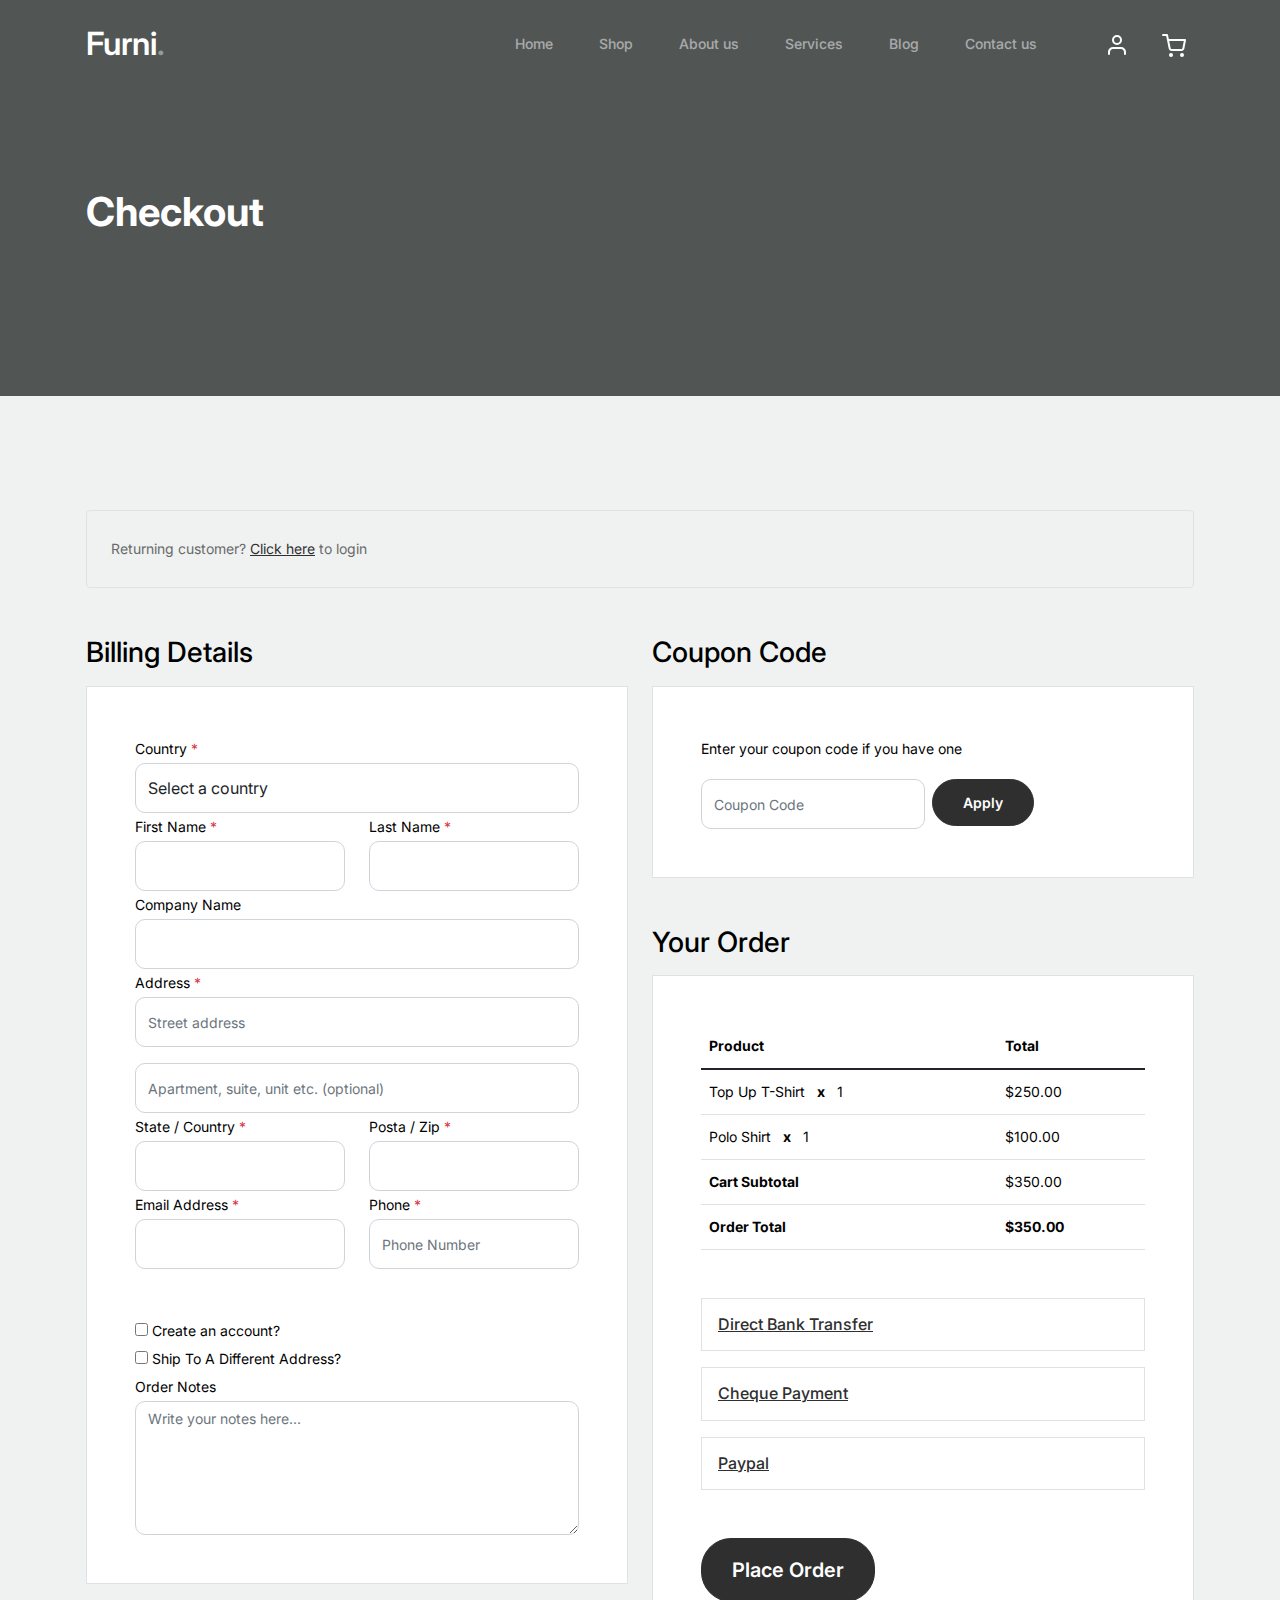
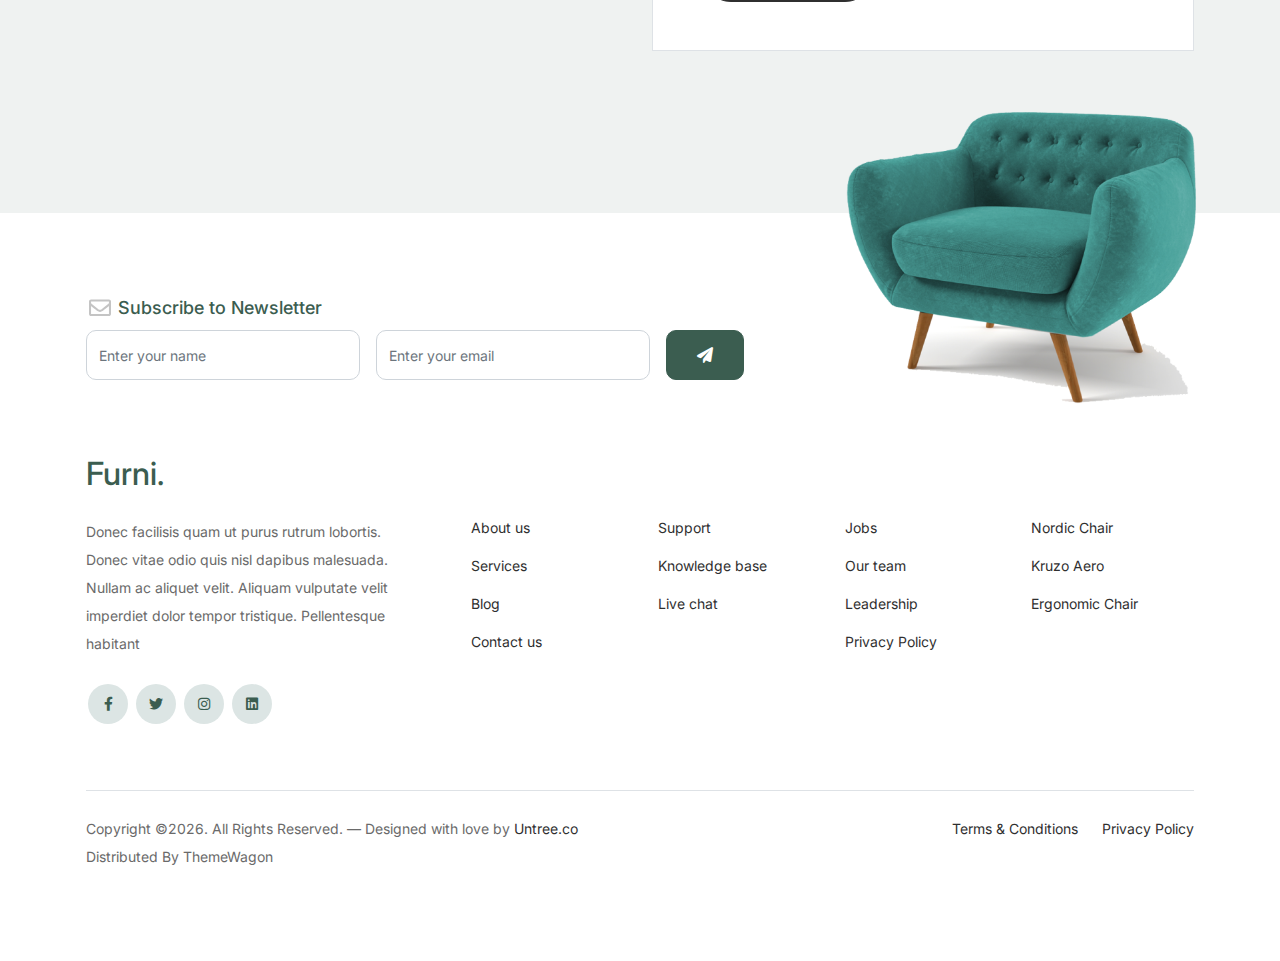
<file: checkout.html>
<!-- /*
* Bootstrap 5
* Template Name: Furni
* Template Author: Untree.co
* Template URI: https://untree.co/
* License: https://creativecommons.org/licenses/by/3.0/
*/ -->
<!doctype html>
<html lang="en">
<head>
  <meta charset="utf-8">
  <meta name="viewport" content="width=device-width, initial-scale=1, shrink-to-fit=no">
  <meta name="author" content="Untree.co">
  <link rel="shortcut icon" href="favicon.png">

  <meta name="description" content="" />
  <meta name="keywords" content="bootstrap, bootstrap4" />

		<!-- Bootstrap CSS -->
		<link href="css/bootstrap.min.css" rel="stylesheet">
		<link href="https://cdnjs.cloudflare.com/ajax/libs/font-awesome/6.0.0-beta3/css/all.min.css" rel="stylesheet">
		<link href="css/tiny-slider.css" rel="stylesheet">
		<link href="css/style.css" rel="stylesheet">
		<title>Furni Free Bootstrap 5 Template for Furniture and Interior Design Websites by Untree.co </title>
	</head>

	<body>

		<!-- Start Header/Navigation -->
		<nav class="custom-navbar navbar navbar navbar-expand-md navbar-dark bg-dark" arial-label="Furni navigation bar">

			<div class="container">
				<a class="navbar-brand" href="index.html">Furni<span>.</span></a>

				<button class="navbar-toggler" type="button" data-bs-toggle="collapse" data-bs-target="#navbarsFurni" aria-controls="navbarsFurni" aria-expanded="false" aria-label="Toggle navigation">
					<span class="navbar-toggler-icon"></span>
				</button>

				<div class="collapse navbar-collapse" id="navbarsFurni">
					<ul class="custom-navbar-nav navbar-nav ms-auto mb-2 mb-md-0">
						<li class="nav-item ">
							<a class="nav-link" href="index.html">Home</a>
						</li>
						<li><a class="nav-link" href="shop.html">Shop</a></li>
						<li><a class="nav-link" href="about.html">About us</a></li>
						<li><a class="nav-link" href="services.html">Services</a></li>
						<li><a class="nav-link" href="blog.html">Blog</a></li>
						<li><a class="nav-link" href="contact.html">Contact us</a></li>
					</ul>

					<ul class="custom-navbar-cta navbar-nav mb-2 mb-md-0 ms-5">
						<li><a class="nav-link" href="#"><img src="images/user.svg"></a></li>
						<li><a class="nav-link" href="cart.html"><img src="images/cart.svg"></a></li>
					</ul>
				</div>
			</div>
				
		</nav>
		<!-- End Header/Navigation -->

		<!-- Start Hero Section -->
			<div class="hero">
				<div class="container">
					<div class="row justify-content-between">
						<div class="col-lg-5">
							<div class="intro-excerpt">
								<h1>Checkout</h1>
							</div>
						</div>
						<div class="col-lg-7">
							
						</div>
					</div>
				</div>
			</div>
		<!-- End Hero Section -->

		<div class="untree_co-section">
		    <div class="container">
		      <div class="row mb-5">
		        <div class="col-md-12">
		          <div class="border p-4 rounded" role="alert">
		            Returning customer? <a href="#">Click here</a> to login
		          </div>
		        </div>
		      </div>
		      <div class="row">
		        <div class="col-md-6 mb-5 mb-md-0">
		          <h2 class="h3 mb-3 text-black">Billing Details</h2>
		          <div class="p-3 p-lg-5 border bg-white">
		            <div class="form-group">
		              <label for="c_country" class="text-black">Country <span class="text-danger">*</span></label>
		              <select id="c_country" class="form-control">
		                <option value="1">Select a country</option>    
		                <option value="2">bangladesh</option>    
		                <option value="3">Algeria</option>    
		                <option value="4">Afghanistan</option>    
		                <option value="5">Ghana</option>    
		                <option value="6">Albania</option>    
		                <option value="7">Bahrain</option>    
		                <option value="8">Colombia</option>    
		                <option value="9">Dominican Republic</option>    
		              </select>
		            </div>
		            <div class="form-group row">
		              <div class="col-md-6">
		                <label for="c_fname" class="text-black">First Name <span class="text-danger">*</span></label>
		                <input type="text" class="form-control" id="c_fname" name="c_fname">
		              </div>
		              <div class="col-md-6">
		                <label for="c_lname" class="text-black">Last Name <span class="text-danger">*</span></label>
		                <input type="text" class="form-control" id="c_lname" name="c_lname">
		              </div>
		            </div>

		            <div class="form-group row">
		              <div class="col-md-12">
		                <label for="c_companyname" class="text-black">Company Name </label>
		                <input type="text" class="form-control" id="c_companyname" name="c_companyname">
		              </div>
		            </div>

		            <div class="form-group row">
		              <div class="col-md-12">
		                <label for="c_address" class="text-black">Address <span class="text-danger">*</span></label>
		                <input type="text" class="form-control" id="c_address" name="c_address" placeholder="Street address">
		              </div>
		            </div>

		            <div class="form-group mt-3">
		              <input type="text" class="form-control" placeholder="Apartment, suite, unit etc. (optional)">
		            </div>

		            <div class="form-group row">
		              <div class="col-md-6">
		                <label for="c_state_country" class="text-black">State / Country <span class="text-danger">*</span></label>
		                <input type="text" class="form-control" id="c_state_country" name="c_state_country">
		              </div>
		              <div class="col-md-6">
		                <label for="c_postal_zip" class="text-black">Posta / Zip <span class="text-danger">*</span></label>
		                <input type="text" class="form-control" id="c_postal_zip" name="c_postal_zip">
		              </div>
		            </div>

		            <div class="form-group row mb-5">
		              <div class="col-md-6">
		                <label for="c_email_address" class="text-black">Email Address <span class="text-danger">*</span></label>
		                <input type="text" class="form-control" id="c_email_address" name="c_email_address">
		              </div>
		              <div class="col-md-6">
		                <label for="c_phone" class="text-black">Phone <span class="text-danger">*</span></label>
		                <input type="text" class="form-control" id="c_phone" name="c_phone" placeholder="Phone Number">
		              </div>
		            </div>

		            <div class="form-group">
		              <label for="c_create_account" class="text-black" data-bs-toggle="collapse" href="#create_an_account" role="button" aria-expanded="false" aria-controls="create_an_account"><input type="checkbox" value="1" id="c_create_account"> Create an account?</label>
		              <div class="collapse" id="create_an_account">
		                <div class="py-2 mb-4">
		                  <p class="mb-3">Create an account by entering the information below. If you are a returning customer please login at the top of the page.</p>
		                  <div class="form-group">
		                    <label for="c_account_password" class="text-black">Account Password</label>
		                    <input type="email" class="form-control" id="c_account_password" name="c_account_password" placeholder="">
		                  </div>
		                </div>
		              </div>
		            </div>


		            <div class="form-group">
		              <label for="c_ship_different_address" class="text-black" data-bs-toggle="collapse" href="#ship_different_address" role="button" aria-expanded="false" aria-controls="ship_different_address"><input type="checkbox" value="1" id="c_ship_different_address"> Ship To A Different Address?</label>
		              <div class="collapse" id="ship_different_address">
		                <div class="py-2">

		                  <div class="form-group">
		                    <label for="c_diff_country" class="text-black">Country <span class="text-danger">*</span></label>
		                    <select id="c_diff_country" class="form-control">
		                      <option value="1">Select a country</option>    
		                      <option value="2">bangladesh</option>    
		                      <option value="3">Algeria</option>    
		                      <option value="4">Afghanistan</option>    
		                      <option value="5">Ghana</option>    
		                      <option value="6">Albania</option>    
		                      <option value="7">Bahrain</option>    
		                      <option value="8">Colombia</option>    
		                      <option value="9">Dominican Republic</option>    
		                    </select>
		                  </div>


		                  <div class="form-group row">
		                    <div class="col-md-6">
		                      <label for="c_diff_fname" class="text-black">First Name <span class="text-danger">*</span></label>
		                      <input type="text" class="form-control" id="c_diff_fname" name="c_diff_fname">
		                    </div>
		                    <div class="col-md-6">
		                      <label for="c_diff_lname" class="text-black">Last Name <span class="text-danger">*</span></label>
		                      <input type="text" class="form-control" id="c_diff_lname" name="c_diff_lname">
		                    </div>
		                  </div>

		                  <div class="form-group row">
		                    <div class="col-md-12">
		                      <label for="c_diff_companyname" class="text-black">Company Name </label>
		                      <input type="text" class="form-control" id="c_diff_companyname" name="c_diff_companyname">
		                    </div>
		                  </div>

		                  <div class="form-group row  mb-3">
		                    <div class="col-md-12">
		                      <label for="c_diff_address" class="text-black">Address <span class="text-danger">*</span></label>
		                      <input type="text" class="form-control" id="c_diff_address" name="c_diff_address" placeholder="Street address">
		                    </div>
		                  </div>

		                  <div class="form-group">
		                    <input type="text" class="form-control" placeholder="Apartment, suite, unit etc. (optional)">
		                  </div>

		                  <div class="form-group row">
		                    <div class="col-md-6">
		                      <label for="c_diff_state_country" class="text-black">State / Country <span class="text-danger">*</span></label>
		                      <input type="text" class="form-control" id="c_diff_state_country" name="c_diff_state_country">
		                    </div>
		                    <div class="col-md-6">
		                      <label for="c_diff_postal_zip" class="text-black">Posta / Zip <span class="text-danger">*</span></label>
		                      <input type="text" class="form-control" id="c_diff_postal_zip" name="c_diff_postal_zip">
		                    </div>
		                  </div>

		                  <div class="form-group row mb-5">
		                    <div class="col-md-6">
		                      <label for="c_diff_email_address" class="text-black">Email Address <span class="text-danger">*</span></label>
		                      <input type="text" class="form-control" id="c_diff_email_address" name="c_diff_email_address">
		                    </div>
		                    <div class="col-md-6">
		                      <label for="c_diff_phone" class="text-black">Phone <span class="text-danger">*</span></label>
		                      <input type="text" class="form-control" id="c_diff_phone" name="c_diff_phone" placeholder="Phone Number">
		                    </div>
		                  </div>

		                </div>

		              </div>
		            </div>

		            <div class="form-group">
		              <label for="c_order_notes" class="text-black">Order Notes</label>
		              <textarea name="c_order_notes" id="c_order_notes" cols="30" rows="5" class="form-control" placeholder="Write your notes here..."></textarea>
		            </div>

		          </div>
		        </div>
		        <div class="col-md-6">

		          <div class="row mb-5">
		            <div class="col-md-12">
		              <h2 class="h3 mb-3 text-black">Coupon Code</h2>
		              <div class="p-3 p-lg-5 border bg-white">

		                <label for="c_code" class="text-black mb-3">Enter your coupon code if you have one</label>
		                <div class="input-group w-75 couponcode-wrap">
		                  <input type="text" class="form-control me-2" id="c_code" placeholder="Coupon Code" aria-label="Coupon Code" aria-describedby="button-addon2">
		                  <div class="input-group-append">
		                    <button class="btn btn-black btn-sm" type="button" id="button-addon2">Apply</button>
		                  </div>
		                </div>

		              </div>
		            </div>
		          </div>

		          <div class="row mb-5">
		            <div class="col-md-12">
		              <h2 class="h3 mb-3 text-black">Your Order</h2>
		              <div class="p-3 p-lg-5 border bg-white">
		                <table class="table site-block-order-table mb-5">
		                  <thead>
		                    <th>Product</th>
		                    <th>Total</th>
		                  </thead>
		                  <tbody>
		                    <tr>
		                      <td>Top Up T-Shirt <strong class="mx-2">x</strong> 1</td>
		                      <td>$250.00</td>
		                    </tr>
		                    <tr>
		                      <td>Polo Shirt <strong class="mx-2">x</strong>   1</td>
		                      <td>$100.00</td>
		                    </tr>
		                    <tr>
		                      <td class="text-black font-weight-bold"><strong>Cart Subtotal</strong></td>
		                      <td class="text-black">$350.00</td>
		                    </tr>
		                    <tr>
		                      <td class="text-black font-weight-bold"><strong>Order Total</strong></td>
		                      <td class="text-black font-weight-bold"><strong>$350.00</strong></td>
		                    </tr>
		                  </tbody>
		                </table>

		                <div class="border p-3 mb-3">
		                  <h3 class="h6 mb-0"><a class="d-block" data-bs-toggle="collapse" href="#collapsebank" role="button" aria-expanded="false" aria-controls="collapsebank">Direct Bank Transfer</a></h3>

		                  <div class="collapse" id="collapsebank">
		                    <div class="py-2">
		                      <p class="mb-0">Make your payment directly into our bank account. Please use your Order ID as the payment reference. Your order won’t be shipped until the funds have cleared in our account.</p>
		                    </div>
		                  </div>
		                </div>

		                <div class="border p-3 mb-3">
		                  <h3 class="h6 mb-0"><a class="d-block" data-bs-toggle="collapse" href="#collapsecheque" role="button" aria-expanded="false" aria-controls="collapsecheque">Cheque Payment</a></h3>

		                  <div class="collapse" id="collapsecheque">
		                    <div class="py-2">
		                      <p class="mb-0">Make your payment directly into our bank account. Please use your Order ID as the payment reference. Your order won’t be shipped until the funds have cleared in our account.</p>
		                    </div>
		                  </div>
		                </div>

		                <div class="border p-3 mb-5">
		                  <h3 class="h6 mb-0"><a class="d-block" data-bs-toggle="collapse" href="#collapsepaypal" role="button" aria-expanded="false" aria-controls="collapsepaypal">Paypal</a></h3>

		                  <div class="collapse" id="collapsepaypal">
		                    <div class="py-2">
		                      <p class="mb-0">Make your payment directly into our bank account. Please use your Order ID as the payment reference. Your order won’t be shipped until the funds have cleared in our account.</p>
		                    </div>
		                  </div>
		                </div>

		                <div class="form-group">
		                  <button class="btn btn-black btn-lg py-3 btn-block" onclick="window.location='thankyou.html'">Place Order</button>
		                </div>

		              </div>
		            </div>
		          </div>

		        </div>
		      </div>
		      <!-- </form> -->
		    </div>
		  </div>

		<!-- Start Footer Section -->
		<footer class="footer-section">
			<div class="container relative">

				<div class="sofa-img">
					<img src="images/sofa.png" alt="Image" class="img-fluid">
				</div>

				<div class="row">
					<div class="col-lg-8">
						<div class="subscription-form">
							<h3 class="d-flex align-items-center"><span class="me-1"><img src="images/envelope-outline.svg" alt="Image" class="img-fluid"></span><span>Subscribe to Newsletter</span></h3>

							<form action="#" class="row g-3">
								<div class="col-auto">
									<input type="text" class="form-control" placeholder="Enter your name">
								</div>
								<div class="col-auto">
									<input type="email" class="form-control" placeholder="Enter your email">
								</div>
								<div class="col-auto">
									<button class="btn btn-primary">
										<span class="fa fa-paper-plane"></span>
									</button>
								</div>
							</form>

						</div>
					</div>
				</div>

				<div class="row g-5 mb-5">
					<div class="col-lg-4">
						<div class="mb-4 footer-logo-wrap"><a href="#" class="footer-logo">Furni<span>.</span></a></div>
						<p class="mb-4">Donec facilisis quam ut purus rutrum lobortis. Donec vitae odio quis nisl dapibus malesuada. Nullam ac aliquet velit. Aliquam vulputate velit imperdiet dolor tempor tristique. Pellentesque habitant</p>

						<ul class="list-unstyled custom-social">
							<li><a href="#"><span class="fa fa-brands fa-facebook-f"></span></a></li>
							<li><a href="#"><span class="fa fa-brands fa-twitter"></span></a></li>
							<li><a href="#"><span class="fa fa-brands fa-instagram"></span></a></li>
							<li><a href="#"><span class="fa fa-brands fa-linkedin"></span></a></li>
						</ul>
					</div>

					<div class="col-lg-8">
						<div class="row links-wrap">
							<div class="col-6 col-sm-6 col-md-3">
								<ul class="list-unstyled">
									<li><a href="#">About us</a></li>
									<li><a href="#">Services</a></li>
									<li><a href="#">Blog</a></li>
									<li><a href="#">Contact us</a></li>
								</ul>
							</div>

							<div class="col-6 col-sm-6 col-md-3">
								<ul class="list-unstyled">
									<li><a href="#">Support</a></li>
									<li><a href="#">Knowledge base</a></li>
									<li><a href="#">Live chat</a></li>
								</ul>
							</div>

							<div class="col-6 col-sm-6 col-md-3">
								<ul class="list-unstyled">
									<li><a href="#">Jobs</a></li>
									<li><a href="#">Our team</a></li>
									<li><a href="#">Leadership</a></li>
									<li><a href="#">Privacy Policy</a></li>
								</ul>
							</div>

							<div class="col-6 col-sm-6 col-md-3">
								<ul class="list-unstyled">
									<li><a href="#">Nordic Chair</a></li>
									<li><a href="#">Kruzo Aero</a></li>
									<li><a href="#">Ergonomic Chair</a></li>
								</ul>
							</div>
						</div>
					</div>

				</div>

				<div class="border-top copyright">
					<div class="row pt-4">
						<div class="col-lg-6">
							<p class="mb-2 text-center text-lg-start">Copyright &copy;<script>document.write(new Date().getFullYear());</script>. All Rights Reserved. &mdash; Designed with love by <a href="https://untree.co">Untree.co</a> Distributed By <a hreff="https://themewagon.com">ThemeWagon</a>  <!-- License information: https://untree.co/license/ -->
            </p>
						</div>

						<div class="col-lg-6 text-center text-lg-end">
							<ul class="list-unstyled d-inline-flex ms-auto">
								<li class="me-4"><a href="#">Terms &amp; Conditions</a></li>
								<li><a href="#">Privacy Policy</a></li>
							</ul>
						</div>

					</div>
				</div>

			</div>
		</footer>
		<!-- End Footer Section -->	


		<script src="js/bootstrap.bundle.min.js"></script>
		<script src="js/tiny-slider.js"></script>
		<script src="js/custom.js"></script>
	</body>

</html>
</file>
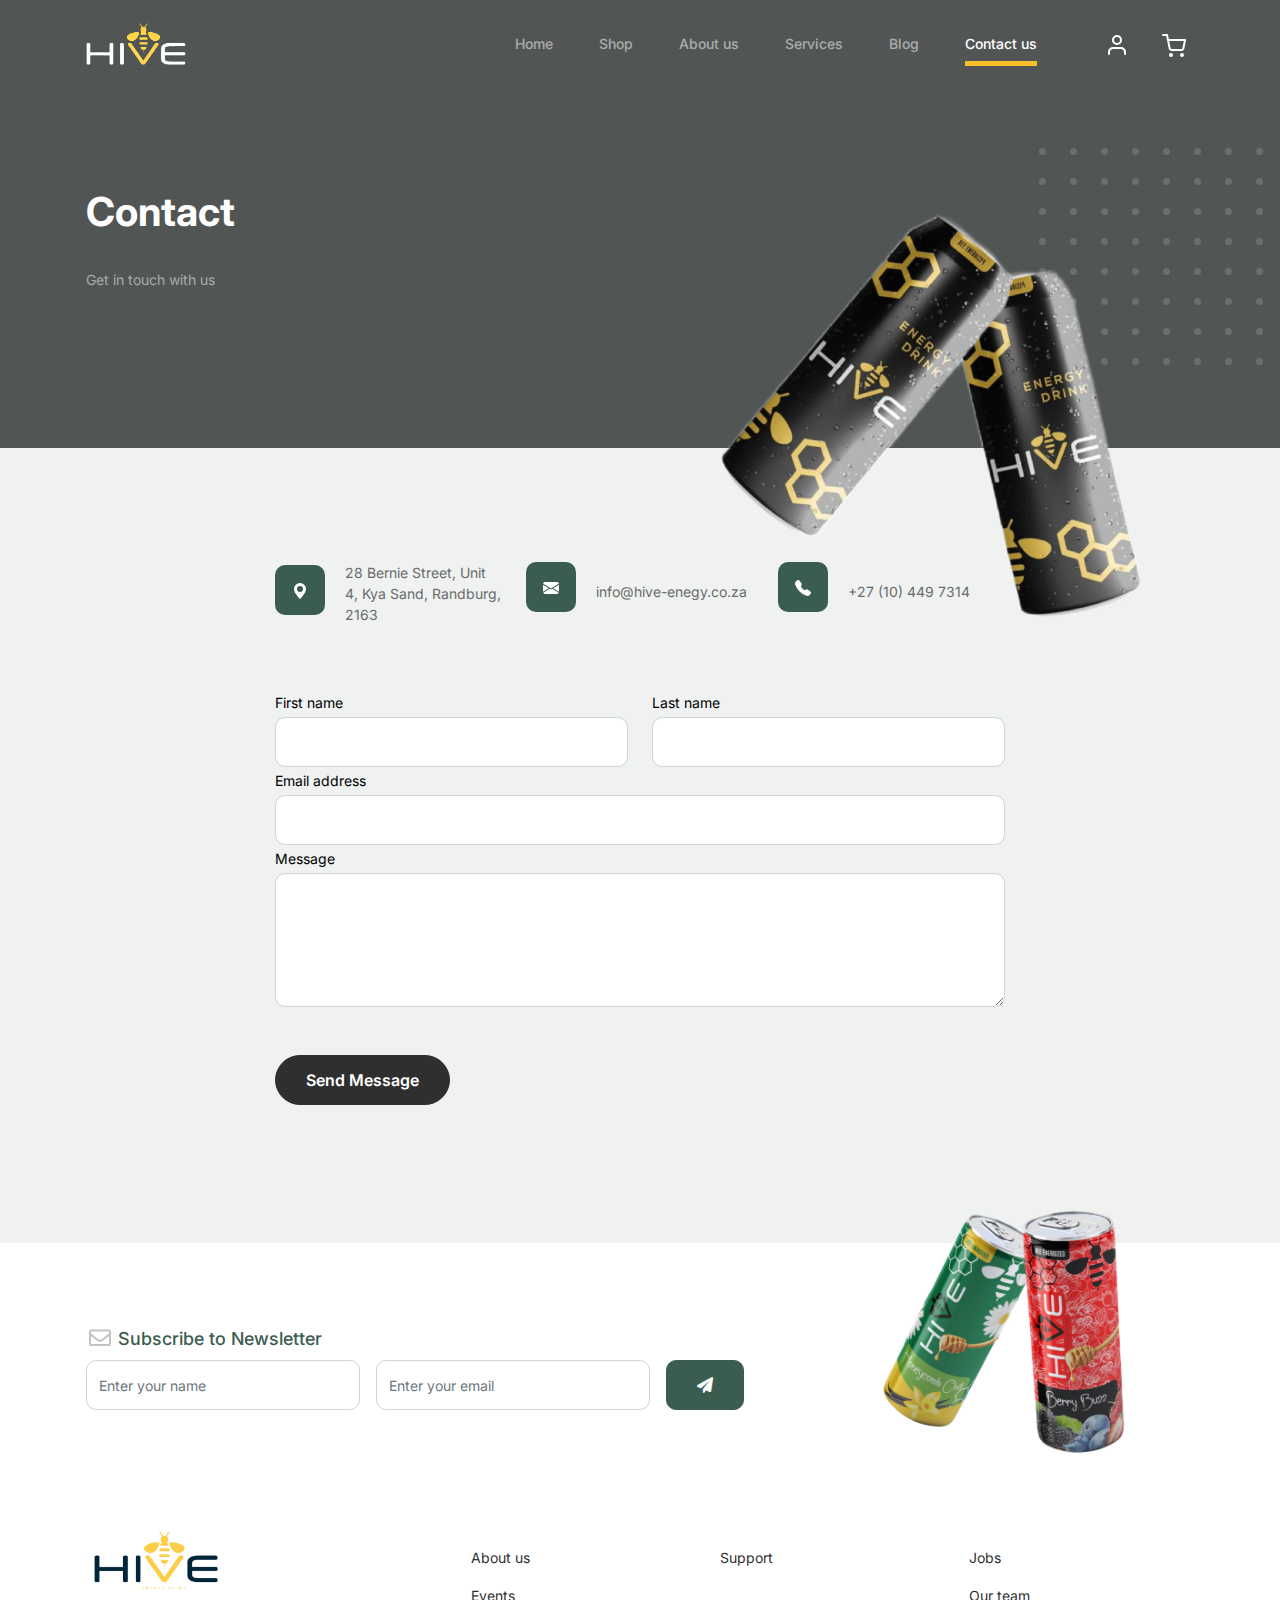
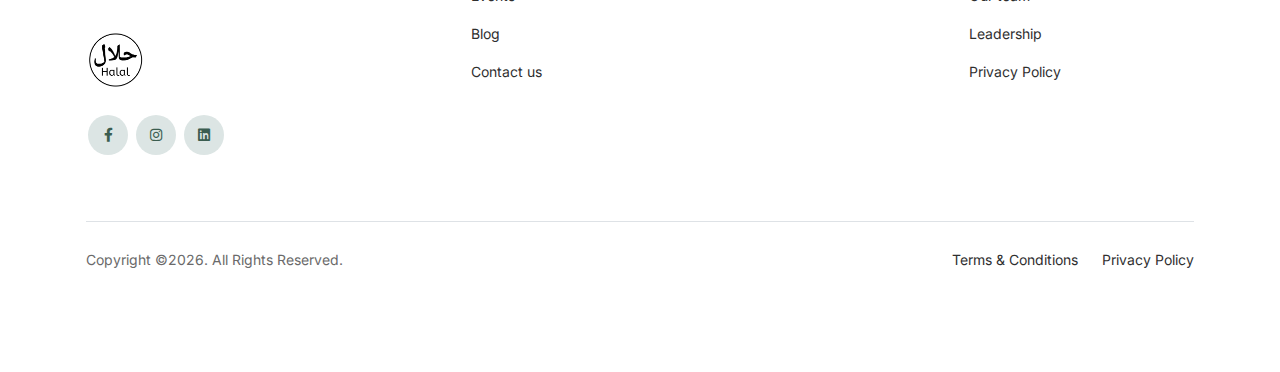
<file: contact.html>
<!-- /*
* Bootstrap 5
* Template Name: Furni
* Template Author: Untree.co
* Template URI: https://untree.co/
* License: https://creativecommons.org/licenses/by/3.0/
*/ -->
<!doctype html>
<html lang="en">
<head>
  <meta charset="utf-8">
  <meta name="viewport" content="width=device-width, initial-scale=1, shrink-to-fit=no">
  <meta name="author" content="EcoTek">
  <link rel="shortcut icon" href="images/logo/hive_logo.png">

  <meta name="description" content="" />
  <meta name="keywords" content="bootstrap, bootstrap4" />

		<!-- Bootstrap CSS -->
		<link href="css/bootstrap.min.css" rel="stylesheet">
		<link href="https://cdnjs.cloudflare.com/ajax/libs/font-awesome/6.0.0-beta3/css/all.min.css" rel="stylesheet">
		<link href="css/tiny-slider.css" rel="stylesheet">
		<link href="css/style.css" rel="stylesheet">
		<title>Hive Energy</title>
	</head>

	<body>

		<!-- Start Header/Navigation -->
		<nav class="custom-navbar navbar navbar navbar-expand-md navbar-dark bg-dark" arial-label="Furni navigation bar">

			<div class="container">
				<img src="images/logo/hive_trans_logo.png" alt="Hive Logo" style="max-width: 100px">

				<button class="navbar-toggler" type="button" data-bs-toggle="collapse" data-bs-target="#navbarsFurni" aria-controls="navbarsFurni" aria-expanded="false" aria-label="Toggle navigation">
					<span class="navbar-toggler-icon"></span>
				</button>

				<div class="collapse navbar-collapse" id="navbarsFurni">
					<ul class="custom-navbar-nav navbar-nav ms-auto mb-2 mb-md-0">
						<li class="nav-item">
							<a class="nav-link" href="index.html">Home</a>
						</li>
						<li><a class="nav-link" href="shop.html">Shop</a></li>
						<li><a class="nav-link" href="about.html">About us</a></li>
						<li><a class="nav-link" href="services.html">Services</a></li>
						<li><a class="nav-link" href="blog.html">Blog</a></li>
						<li class="active"><a class="nav-link" href="contact.html">Contact us</a></li>
					</ul>

					<ul class="custom-navbar-cta navbar-nav mb-2 mb-md-0 ms-5">
						<li><a class="nav-link" href="#"><img src="images/user.svg"></a></li>
						<li><a class="nav-link" href="cart.html"><img src="images/cart.svg"></a></li>
					</ul>
				</div>
			</div>
				
		</nav>
		<!-- End Header/Navigation -->

		<!-- Start Hero Section -->
			<div class="hero">
				<div class="container">
					<div class="row justify-content-between">
						<div class="col-lg-5">
							<div class="intro-excerpt">
								<h1>Contact</h1>
								<p class="mb-4">Get in touch with us</p>
							</div>
						</div>
						<div class="col-lg-7">
							<div class="hero-img-wrap">
								<img src="images/header1.png" class="img-fluid">
							</div>
						</div>
					</div>
				</div>
			</div>
		<!-- End Hero Section -->

		
		<!-- Start Contact Form -->
		<div class="untree_co-section">
      <div class="container">

        <div class="block">
          <div class="row justify-content-center">


            <div class="col-md-8 col-lg-8 pb-4">


              <div class="row mb-5">
                <div class="col-lg-4">
                  <div  class="service no-shadow align-items-center link horizontal d-flex active" data-aos="fade-left" data-aos-delay="0">
                    <div class="service-icon color-1 mb-4">
                      <svg xmlns="http://www.w3.org/2000/svg" width="16" height="16" fill="currentColor" class="bi bi-geo-alt-fill" viewBox="0 0 16 16">
                        <path d="M8 16s6-5.686 6-10A6 6 0 0 0 2 6c0 4.314 6 10 6 10zm0-7a3 3 0 1 1 0-6 3 3 0 0 1 0 6z"/>
                      </svg>
                    </div> <!-- /.icon -->
                    <div class="service-contents">
                      <p>28 Bernie Street, Unit 4, Kya Sand, Randburg, 2163</p>
                    </div> <!-- /.service-contents-->
                  </div> <!-- /.service -->
                </div>

                <div class="col-lg-4">
                  <div  class="service no-shadow align-items-center link horizontal d-flex active" data-aos="fade-left" data-aos-delay="0">
                    <div class="service-icon color-1 mb-4">
                      <svg xmlns="http://www.w3.org/2000/svg" width="16" height="16" fill="currentColor" class="bi bi-envelope-fill" viewBox="0 0 16 16">
                        <path d="M.05 3.555A2 2 0 0 1 2 2h12a2 2 0 0 1 1.95 1.555L8 8.414.05 3.555zM0 4.697v7.104l5.803-3.558L0 4.697zM6.761 8.83l-6.57 4.027A2 2 0 0 0 2 14h12a2 2 0 0 0 1.808-1.144l-6.57-4.027L8 9.586l-1.239-.757zm3.436-.586L16 11.801V4.697l-5.803 3.546z"/>
                      </svg>
                    </div> <!-- /.icon -->
                    <div class="service-contents">
                      <p>info@hive-enegy.co.za</p>
                    </div> <!-- /.service-contents-->
                  </div> <!-- /.service -->
                </div>

                <div class="col-lg-4">
                  <div  class="service no-shadow align-items-center link horizontal d-flex active" data-aos="fade-left" data-aos-delay="0">
                    <div class="service-icon color-1 mb-4">
                      <svg xmlns="http://www.w3.org/2000/svg" width="16" height="16" fill="currentColor" class="bi bi-telephone-fill" viewBox="0 0 16 16">
                        <path fill-rule="evenodd" d="M1.885.511a1.745 1.745 0 0 1 2.61.163L6.29 2.98c.329.423.445.974.315 1.494l-.547 2.19a.678.678 0 0 0 .178.643l2.457 2.457a.678.678 0 0 0 .644.178l2.189-.547a1.745 1.745 0 0 1 1.494.315l2.306 1.794c.829.645.905 1.87.163 2.611l-1.034 1.034c-.74.74-1.846 1.065-2.877.702a18.634 18.634 0 0 1-7.01-4.42 18.634 18.634 0 0 1-4.42-7.009c-.362-1.03-.037-2.137.703-2.877L1.885.511z"/>
                      </svg>
                    </div> <!-- /.icon -->
                    <div class="service-contents">
                      <p>+27 (10) 449 7314</p>
                    </div> <!-- /.service-contents-->
                  </div> <!-- /.service -->
                </div>
              </div>

              <form>
                <div class="row">
                  <div class="col-6">
                    <div class="form-group">
                      <label class="text-black" for="fname">First name</label>
                      <input type="text" class="form-control" id="fname">
                    </div>
                  </div>
                  <div class="col-6">
                    <div class="form-group">
                      <label class="text-black" for="lname">Last name</label>
                      <input type="text" class="form-control" id="lname">
                    </div>
                  </div>
                </div>
                <div class="form-group">
                  <label class="text-black" for="email">Email address</label>
                  <input type="email" class="form-control" id="email">
                </div>

                <div class="form-group mb-5">
                  <label class="text-black" for="message">Message</label>
                  <textarea name="" class="form-control" id="message" cols="30" rows="5"></textarea>
                </div>

                <button type="submit" class="btn btn-primary-hover-outline">Send Message</button>
              </form>

            </div>

          </div>

        </div>

      </div>


    </div>
  </div>

  <!-- End Contact Form -->

		

		<!-- Start Footer Section -->
		<footer class="footer-section">
			<div class="container relative">

				<div class="sofa-img">
					<img src="images/cans/varients.png" alt="Image" class="img-fluid">
				</div>

				<div class="row">
					<div class="col-lg-8">
						<div class="subscription-form">
							<h3 class="d-flex align-items-center"><span class="me-1"><img src="images/envelope-outline.svg" alt="Image" class="img-fluid"></span><span>Subscribe to Newsletter</span></h3>

							<form action="#" class="row g-3">
								<div class="col-auto">
									<input type="text" class="form-control" placeholder="Enter your name">
								</div>
								<div class="col-auto">
									<input type="email" class="form-control" placeholder="Enter your email">
								</div>
								<div class="col-auto">
									<button class="btn btn-primary">
										<span class="fa fa-paper-plane"></span>
									</button>
								</div>
							</form>

						</div>
					</div>
				</div>

				<div class="row g-5 mb-5">
					<div class="col-lg-4">
						<!--<div class="mb-4 footer-logo-wrap"><a href="#" class="footer-logo">Furni<span>.</span></a></div>
						<p class="mb-4">Donec facilisis quam ut purus rutrum lobortis. Donec vitae odio quis nisl dapibus malesuada. Nullam ac aliquet velit. Aliquam vulputate velit imperdiet dolor tempor tristique. Pellentesque habitant</p>-->

					<div>
						<img src="images/logo/hive_logo.png" alt="Hive Logo" style="max-width: 140px">
						
					</div>
					<div class="mb-4 footer-logo-wrap">
					<img src="images/logo/halaal.png" alt="Halaal Logo" style="max-width: 60px">
					</div>
						<ul class="list-unstyled custom-social">
							<li><a target="_blank" href="https://web.facebook.com/p/Hive-Energy-Drink-61553306225107"><span class="fa fa-brands fa-facebook-f"></span></a></li>
							<li><a target="_blank" href="https://www.instagram.com/hivenergydrink"><span class="fa fa-brands fa-instagram"></span></a></li>
							<li><a target="_blank" href="https://www.linkedin.com/company/hive-energy-pty-ltd"><span class="fa fa-brands fa-linkedin"></span></a></li>
						</ul>
					</div>

					<div class="col-lg-8">
						<div class="row links-wrap">
							<div class="col-6 col-sm-6 col-md-4">
								<ul class="list-unstyled">
									<li><a href="#">About us</a></li>
									<li><a href="#">Events</a></li>
									<li><a href="#">Blog</a></li>
									<li><a href="#">Contact us</a></li>
								</ul>
							</div>

							<div class="col-6 col-sm-6 col-md-4">
								<ul class="list-unstyled">
									<li><a href="#">Support</a></li>
								</ul>
							</div>

							<div class="col-6 col-sm-6 col-md-4">
								<ul class="list-unstyled">
									<li><a href="#">Jobs</a></li>
									<li><a href="#">Our team</a></li>
									<li><a href="#">Leadership</a></li>
									<li><a href="#">Privacy Policy</a></li>
								</ul>
							</div>

							<!--<div class="col-6 col-sm-6 col-md-3">
								<ul class="list-unstyled">
									<li><a href="#">Nordic Chair</a></li>
									<li><a href="#">Kruzo Aero</a></li>
									<li><a href="#">Ergonomic Chair</a></li>
								</ul>
							</div>-->
						</div>
					</div>

				</div>

				<div class="border-top copyright">
					<div class="row pt-4">
						<div class="col-lg-6">
							<p class="mb-2 text-center text-lg-start">Copyright &copy;<script>document.write(new Date().getFullYear());</script>. All Rights Reserved. 
							</p>
						</div>

						<div class="col-lg-6 text-center text-lg-end">
							<ul class="list-unstyled d-inline-flex ms-auto">
								<li class="me-4"><a href="">Terms &amp; Conditions</a></li>
								<li><a href="">Privacy Policy</a></li>
							</ul>
						</div>

					</div>
				</div>

			</div>
		</footer>
		<!-- End Footer Section -->	


		<script src="js/bootstrap.bundle.min.js"></script>
		<script src="js/tiny-slider.js"></script>
		<script src="js/custom.js"></script>
	</body>

</html>
</file>
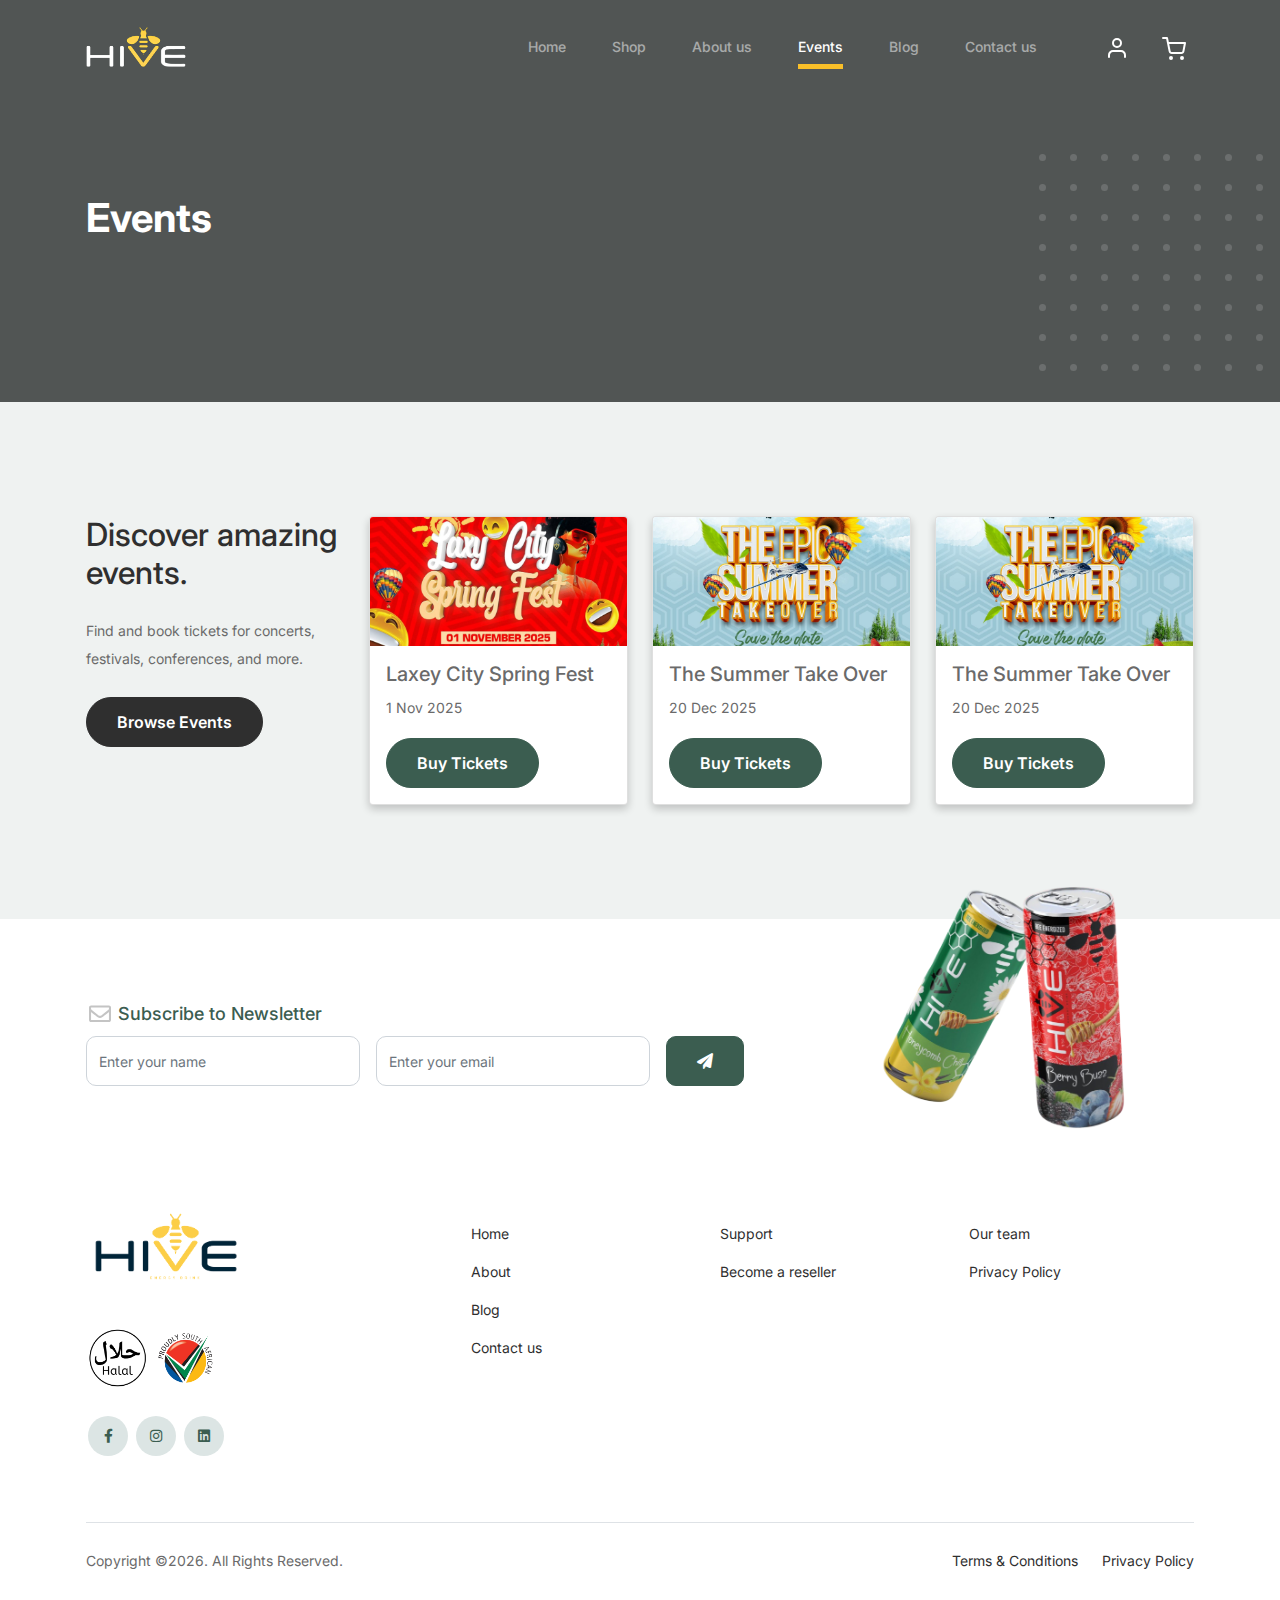
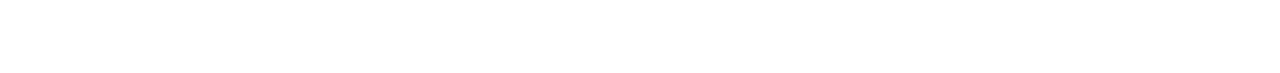
<file: events.html>
<!-- /*
* Bootstrap 5
* Template Name: Hive
* Template Author: Untree.co
* Template URI: https://untree.co/
* License: https://creativecommons.org/licenses/by/3.0/
*/ -->
<!doctype html>
<html lang="en">
<head>
  <meta charset="utf-8">
  <meta name="viewport" content="width=device-width, initial-scale=1, shrink-to-fit=no">
  <meta name="author" content="EcoTek">
  <link rel="shortcut icon" href="images/logo/bee_logo.png">

  <meta name="description" content="" />
  <meta name="keywords" content="bootstrap, bootstrap4" />

		<!-- Bootstrap CSS -->
		<link href="css/bootstrap.min.css" rel="stylesheet">
		<link href="https://cdnjs.cloudflare.com/ajax/libs/font-awesome/6.0.0-beta3/css/all.min.css" rel="stylesheet">
		<link href="css/tiny-slider.css" rel="stylesheet">
		<link href="css/style.css" rel="stylesheet">
		<title>Hive Energy</title>
	</head>

	<body>

		<!-- Start Header/Navigation -->
		<nav class="custom-navbar navbar navbar navbar-expand-md navbar-dark bg-dark" arial-label="Hive navigation bar">

			<div class="container">
				<div class="navbar-brand">
					<a href="index.html"><img src="images/logo/hive_trans_logo.png" alt="Hive Logo" style="max-width: 100px" loading="eager" decoding="async" width="140" height="40"></a>
				</div>
				
				<button class="navbar-toggler" type="button" data-bs-toggle="collapse" data-bs-target="#navbarsHive" aria-controls="navbarsHive" aria-expanded="false" aria-label="Toggle navigation">
					<span class="navbar-toggler-icon"></span>
				</button>

				<div class="collapse navbar-collapse" id="navbarsHive">
					<ul class="custom-navbar-nav navbar-nav ms-auto mb-2 mb-md-0">
						<li class="nav-item">
							<a class="nav-link" href="index.html">Home</a>
						</li>
						<li><a class="nav-link" href="shop.html">Shop</a></li>
						<li><a class="nav-link" href="about.html">About us</a></li>
						<li class="active"><a class="nav-link" href="services.html">Events</a></li>
						<li><a class="nav-link" href="blog.html">Blog</a></li>
						<li><a class="nav-link" href="contact.html">Contact us</a></li>
					</ul>

					<ul class="custom-navbar-cta navbar-nav mb-2 mb-md-0 ms-5">
						<li><a class="nav-link" href="#"><img src="images/user.svg"></a></li>
						<li><a class="nav-link" href="cart.html"><img src="images/cart.svg"></a></li>
					</ul>
				</div>
			</div>
				
		</nav>
		<!-- End Header/Navigation -->

		<!-- Start Hero Section -->
			<div class="hero" >
				<div class="container">
					<div class="row justify-content-between">
					
						<div class="col-lg-5">
							<div class="intro-excerpt">
								<h1>Events</h1>
							</div>
						</div>
						<div class="col-lg-7">
							<div class="hero-img-wrap">
							</div>
						</div>
					</div>
				</div>
			</div>
		<!-- End Hero Section -->


		<!-- Start Product Section -->
		<div class=" product-section">
			<div class="container">
				<div class="row">

					<!-- Start Column 1 -->
					<div class="col-md-12 col-lg-3 mb-5 mb-lg-0">
						<h2 class="mb-4 section-title">Discover amazing events.</h2>
						<p class="mb-4">Find and book tickets for concerts, festivals, conferences, and more. </p>
						<p><a href="#" class="btn">Browse Events</a></p>
					</div> 
					<!-- End Column 1 -->

					<!-- Start Column 2 -->
					<div class="col-12 col-md-4 col-lg-3 mb-5 mb-md-0">
						<div class="card">
						<img class="card-img-top" src="images/events/laxey.jpg" alt="Card image cap">
						<div class="card-body">
						<h5 class="card-title">Laxey City Spring Fest</h5>
						<p class="card-text">1 Nov 2025</p>
						<a target="_blank" href="https://computicket.com/event/laxi-spring-fest-2025/43cf62a6-1ca0-4d41-a251-041b1bea8517/43cf62a6-1ca0-4d41-a251-041b1bea8517/43cf62a6-1ca0-4d41-a251-041b1bea8517" class="btn btn-primary">Buy Tickets</a>
						</div>
					</div>
					</div> 
					<!-- End Column 2 -->

					<!-- Start Column 3 -->
					<div class="col-12 col-md-4 col-lg-3 mb-5 mb-md-0">
					<div class="card">
						<img class="card-img-top" src="images/events/takeover.jpg" alt="Card image cap">
						<div class="card-body">
						<h5 class="card-title">The Summer Take Over</h5>
						<p class="card-text">20 Dec 2025</p>
						<a target="_blank" href="https://computicket.com/event/the-epic-summer-takeover-2025/7d7e09d8-eafc-4ad9-895b-fbe9981962cb/7d7e09d8-eafc-4ad9-895b-fbe9981962cb/7d7e09d8-eafc-4ad9-895b-fbe9981962cb" class="btn btn-primary">Buy Tickets</a>
						</div>
					</div>
					</div>
					<!-- End Column 3 -->

					<!-- Start Column 4 -->
					<div class="col-12 col-md-4 col-lg-3 mb-5 mb-md-0">
						<div class="card">
						<img class="card-img-top" src="images/events/takeover.jpg" alt="Card image cap">
						<div class="card-body">
						<h5 class="card-title">The Summer Take Over</h5>
						<p class="card-text">20 Dec 2025</p>
						<a target="_blank" href="https://computicket.com/event/the-epic-summer-takeover-2025/7d7e09d8-eafc-4ad9-895b-fbe9981962cb/7d7e09d8-eafc-4ad9-895b-fbe9981962cb/7d7e09d8-eafc-4ad9-895b-fbe9981962cb" class="btn btn-primary">Buy Tickets</a>
						</div>
					</div>
					</div>
					<!-- End Column 4 -->

				</div>
			</div>
		</div>
		<!-- End Product Section -->

		<!-- Start Footer Section -->
		<footer class="footer-section">
			<div class="container relative">

				<div class="sofa-img">
					<img src="images/cans/varients.png" alt="Image" class="img-fluid">
				</div>

				<div class="row">
					<div class="col-lg-8">
						<div class="subscription-form">
							<h3 class="d-flex align-items-center"><span class="me-1"><img src="images/envelope-outline.svg" alt="Image" class="img-fluid"></span><span>Subscribe to Newsletter</span></h3>

							<form action="#" class="row g-3">
								<div class="col-auto">
									<input type="text" class="form-control" placeholder="Enter your name">
								</div>
								<div class="col-auto">
									<input type="email" class="form-control" placeholder="Enter your email">
								</div>
								<div class="col-auto">
									<button class="btn btn-primary">
										<span class="fa fa-paper-plane"></span>
									</button>
								</div>
							</form>

						</div>
					</div>
				</div>

				<div class="row g-5 mb-5">
					<div class="col-lg-4">
						<!--<div class="mb-4 footer-logo-wrap"><a href="#" class="footer-logo">Hive<span>.</span></a></div>
						<p class="mb-4">Donec facilisis quam ut purus rutrum lobortis. Donec vitae odio quis nisl dapibus malesuada. Nullam ac aliquet velit. Aliquam vulputate velit imperdiet dolor tempor tristique. Pellentesque habitant</p>-->

					<div>
						<img src="images/logo/hive_logo.png" alt="Hive Logo" style="max-width: 10rem">
						
					</div>
					<div class="mb-4 footer-logo-wrap">
					<img src="images/logo/halaal.png" alt="Halaal Logo" style="max-width: 4rem">
					<img src="images/logo/proudlySA.png" alt="ProuldySA Logo" style="max-width: 4rem">
					</div>
						<ul class="list-unstyled custom-social">
							<li><a target="_blank" href="https://web.facebook.com/p/Hive-Energy-Drink-61553306225107"><span class="fa fa-brands fa-facebook-f"></span></a></li>
							<li><a target="_blank" href="https://www.instagram.com/hivenergydrink"><span class="fa fa-brands fa-instagram"></span></a></li>
							<li><a target="_blank" href="https://www.linkedin.com/company/hive-energy-pty-ltd"><span class="fa fa-brands fa-linkedin"></span></a></li>
						</ul>
					</div>

					<div class="col-lg-8">
						<div class="row links-wrap">
							<div class="col-6 col-sm-6 col-md-4">
								<ul class="list-unstyled">
									<li><a href="index.html">Home</a></li>
									<li><a href="about.html">About</a></li>
									<li><a href="blog.html">Blog</a></li>
									<li><a href="contact.html">Contact us</a></li>
								</ul>
							</div>

							<div class="col-6 col-sm-6 col-md-4">
								<ul class="list-unstyled">
									<li><a href="contact.html">Support</a></li>
									<li><a href="contact.html">Become a reseller</a></li>
								</ul>
							</div>

							<div class="col-6 col-sm-6 col-md-4">
								<ul class="list-unstyled">
									<li><a href="about.html#team">Our team</a></li>
									
									<li><a href="#">Privacy Policy</a></li>
								</ul>
							</div>

							<!--<div class="col-6 col-sm-6 col-md-3">
								<ul class="list-unstyled">
									<li><a href="#">Nordic Chair</a></li>
									<li><a href="#">Kruzo Aero</a></li>
									<li><a href="#">Ergonomic Chair</a></li>
								</ul>
							</div>-->
						</div>
					</div>

				</div>

				<div class="border-top copyright">
					<div class="row pt-4">
						<div class="col-lg-6">
							<p class="mb-2 text-center text-lg-start">Copyright &copy;<script>document.write(new Date().getFullYear());</script>. All Rights Reserved. 
							</p>
						</div>

						<div class="col-lg-6 text-center text-lg-end">
							<ul class="list-unstyled d-inline-flex ms-auto">
								<li class="me-4"><a href="">Terms &amp; Conditions</a></li>
								<li><a href="">Privacy Policy</a></li>
							</ul>
						</div>

					</div>
				</div>

			</div>
		</footer>
		<!-- End Footer Section -->	


		<script src="js/bootstrap.bundle.min.js"></script>
		<script src="js/tiny-slider.js"></script>
		<script src="js/custom.js"></script>
	</body>

</html>
</file>
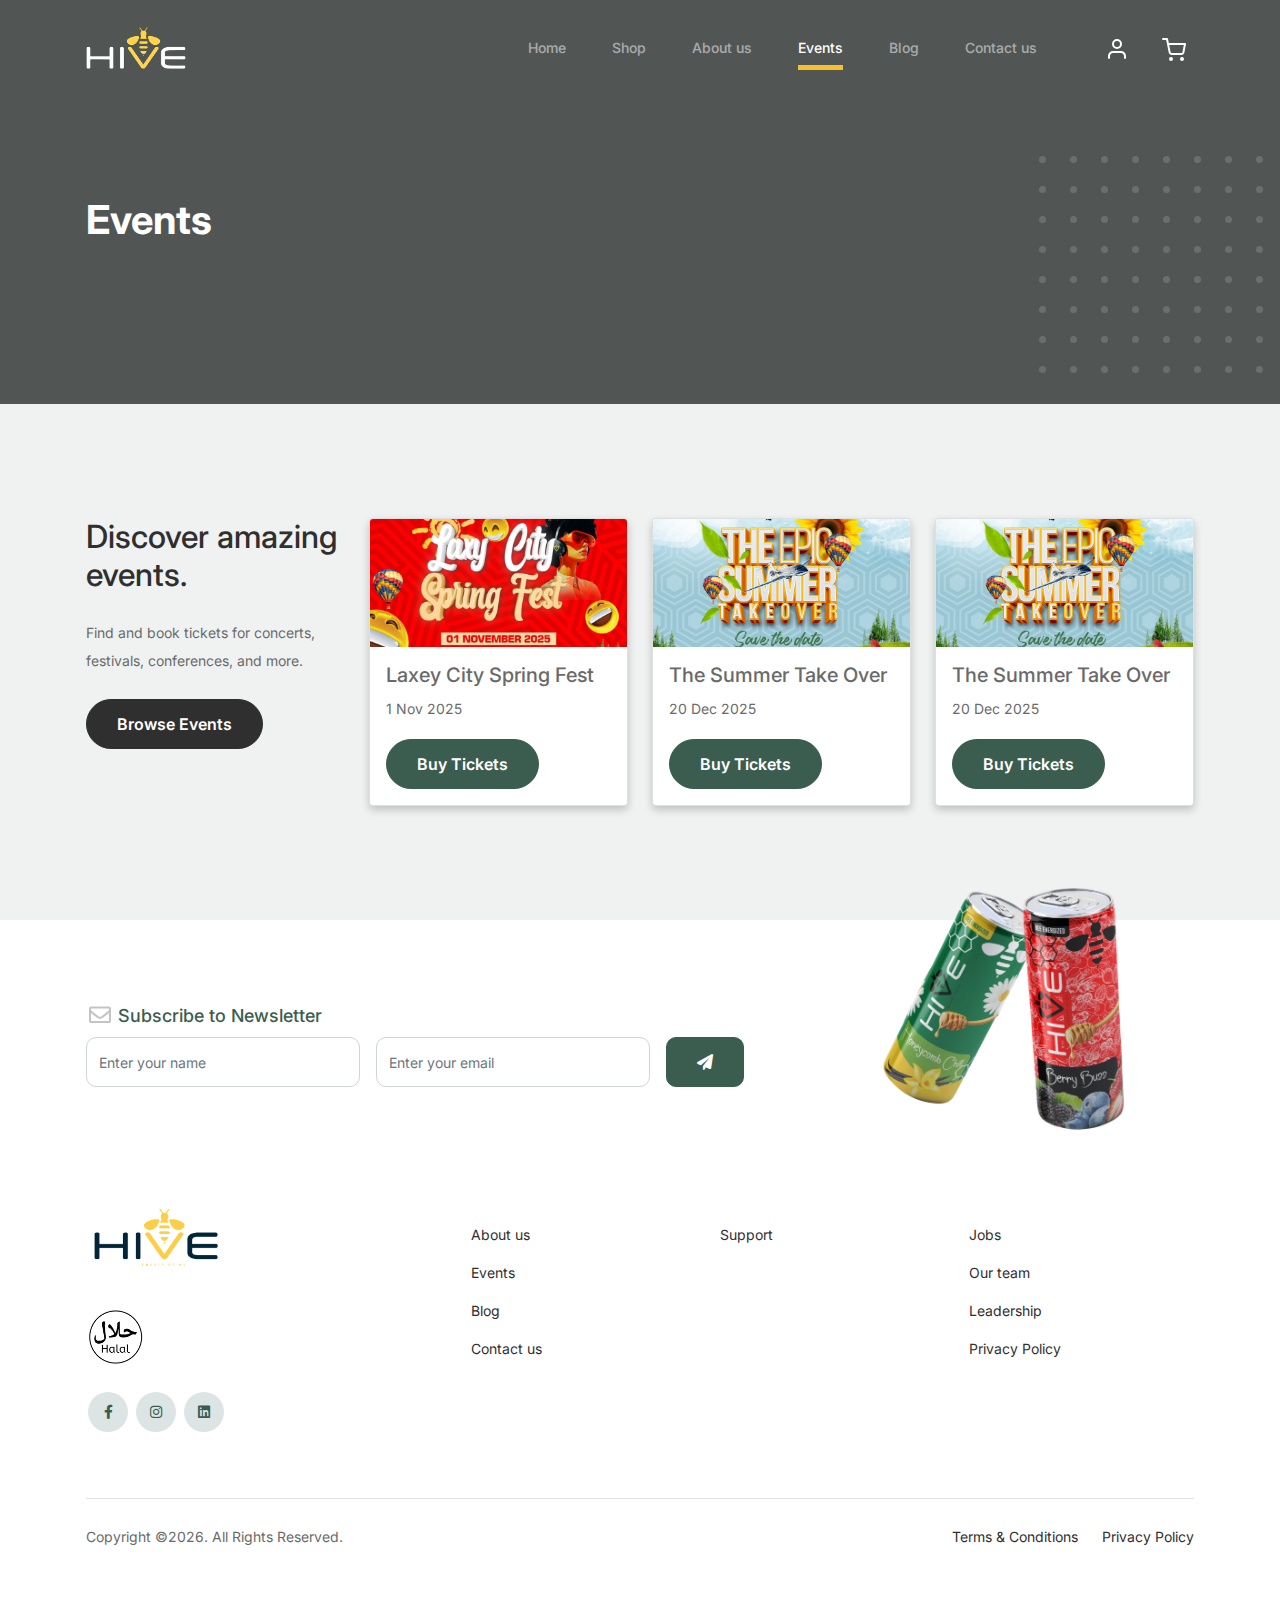
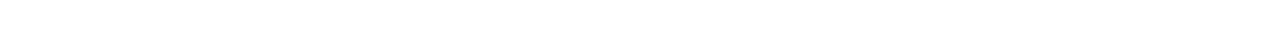
<file: services.html>
<!-- /*
* Bootstrap 5
* Template Name: Furni
* Template Author: Untree.co
* Template URI: https://untree.co/
* License: https://creativecommons.org/licenses/by/3.0/
*/ -->
<!doctype html>
<html lang="en">
<head>
  <meta charset="utf-8">
  <meta name="viewport" content="width=device-width, initial-scale=1, shrink-to-fit=no">
  <meta name="author" content="EcoTek">
  <link rel="shortcut icon" href="images/logo/bee_logo.png">

  <meta name="description" content="" />
  <meta name="keywords" content="bootstrap, bootstrap4" />

		<!-- Bootstrap CSS -->
		<link href="css/bootstrap.min.css" rel="stylesheet">
		<link href="https://cdnjs.cloudflare.com/ajax/libs/font-awesome/6.0.0-beta3/css/all.min.css" rel="stylesheet">
		<link href="css/tiny-slider.css" rel="stylesheet">
		<link href="css/style.css" rel="stylesheet">
		<title>Hive Energy</title>
	</head>

	<body>

		<!-- Start Header/Navigation -->
		<nav class="custom-navbar navbar navbar navbar-expand-md navbar-dark bg-dark" arial-label="Furni navigation bar">

			<div class="container">
				<div class="navbar-brand">
					<img src="images/logo/hive_trans_logo.png" alt="Hive Logo" style="max-width: 100px">
				</div>
				
				<button class="navbar-toggler" type="button" data-bs-toggle="collapse" data-bs-target="#navbarsFurni" aria-controls="navbarsFurni" aria-expanded="false" aria-label="Toggle navigation">
					<span class="navbar-toggler-icon"></span>
				</button>

				<div class="collapse navbar-collapse" id="navbarsFurni">
					<ul class="custom-navbar-nav navbar-nav ms-auto mb-2 mb-md-0">
						<li class="nav-item">
							<a class="nav-link" href="index.html">Home</a>
						</li>
						<li><a class="nav-link" href="shop.html">Shop</a></li>
						<li><a class="nav-link" href="about.html">About us</a></li>
						<li class="active"><a class="nav-link" href="services.html">Events</a></li>
						<li><a class="nav-link" href="blog.html">Blog</a></li>
						<li><a class="nav-link" href="contact.html">Contact us</a></li>
					</ul>

					<ul class="custom-navbar-cta navbar-nav mb-2 mb-md-0 ms-5">
						<li><a class="nav-link" href="#"><img src="images/user.svg"></a></li>
						<li><a class="nav-link" href="cart.html"><img src="images/cart.svg"></a></li>
					</ul>
				</div>
			</div>
				
		</nav>
		<!-- End Header/Navigation -->

		<!-- Start Hero Section -->
			<div class="hero">
				<div class="container">
					<div class="row justify-content-between">
						<div class="col-lg-5">
							<div class="intro-excerpt">
								<h1>Events</h1>
							</div>
						</div>
						<div class="col-lg-7">
							<div class="hero-img-wrap">
							</div>
						</div>
					</div>
				</div>
			</div>
		<!-- End Hero Section -->


		<!-- Start Product Section -->
		<div class=" product-section">
			<div class="container">
				<div class="row">

					<!-- Start Column 1 -->
					<div class="col-md-12 col-lg-3 mb-5 mb-lg-0">
						<h2 class="mb-4 section-title">Discover amazing events.</h2>
						<p class="mb-4">Find and book tickets for concerts, festivals, conferences, and more. </p>
						<p><a href="#" class="btn">Browse Events</a></p>
					</div> 
					<!-- End Column 1 -->

					<!-- Start Column 2 -->
					<div class="col-12 col-md-4 col-lg-3 mb-5 mb-md-0">
						<div class="card">
						<img class="card-img-top" src="images/events/laxey.jpg" alt="Card image cap">
						<div class="card-body">
						<h5 class="card-title">Laxey City Spring Fest</h5>
						<p class="card-text">1 Nov 2025</p>
						<a target="_blank" href="https://computicket.com/event/laxi-spring-fest-2025/43cf62a6-1ca0-4d41-a251-041b1bea8517/43cf62a6-1ca0-4d41-a251-041b1bea8517/43cf62a6-1ca0-4d41-a251-041b1bea8517" class="btn btn-primary">Buy Tickets</a>
						</div>
					</div>
					</div> 
					<!-- End Column 2 -->

					<!-- Start Column 3 -->
					<div class="col-12 col-md-4 col-lg-3 mb-5 mb-md-0">
					<div class="card">
						<img class="card-img-top" src="images/events/takeover.jpg" alt="Card image cap">
						<div class="card-body">
						<h5 class="card-title">The Summer Take Over</h5>
						<p class="card-text">20 Dec 2025</p>
						<a target="_blank" href="https://computicket.com/event/the-epic-summer-takeover-2025/7d7e09d8-eafc-4ad9-895b-fbe9981962cb/7d7e09d8-eafc-4ad9-895b-fbe9981962cb/7d7e09d8-eafc-4ad9-895b-fbe9981962cb" class="btn btn-primary">Buy Tickets</a>
						</div>
					</div>
					</div>
					<!-- End Column 3 -->

					<!-- Start Column 4 -->
					<div class="col-12 col-md-4 col-lg-3 mb-5 mb-md-0">
						<div class="card">
						<img class="card-img-top" src="images/events/takeover.jpg" alt="Card image cap">
						<div class="card-body">
						<h5 class="card-title">The Summer Take Over</h5>
						<p class="card-text">20 Dec 2025</p>
						<a target="_blank" href="https://computicket.com/event/the-epic-summer-takeover-2025/7d7e09d8-eafc-4ad9-895b-fbe9981962cb/7d7e09d8-eafc-4ad9-895b-fbe9981962cb/7d7e09d8-eafc-4ad9-895b-fbe9981962cb" class="btn btn-primary">Buy Tickets</a>
						</div>
					</div>
					</div>
					<!-- End Column 4 -->

				</div>
			</div>
		</div>
		<!-- End Product Section -->

		<!-- Start Footer Section -->
		<footer class="footer-section">
			<div class="container relative">

				<div class="sofa-img">
					<img src="images/cans/varients.png" alt="Image" class="img-fluid">
				</div>

				<div class="row">
					<div class="col-lg-8">
						<div class="subscription-form">
							<h3 class="d-flex align-items-center"><span class="me-1"><img src="images/envelope-outline.svg" alt="Image" class="img-fluid"></span><span>Subscribe to Newsletter</span></h3>

							<form action="#" class="row g-3">
								<div class="col-auto">
									<input type="text" class="form-control" placeholder="Enter your name">
								</div>
								<div class="col-auto">
									<input type="email" class="form-control" placeholder="Enter your email">
								</div>
								<div class="col-auto">
									<button class="btn btn-primary">
										<span class="fa fa-paper-plane"></span>
									</button>
								</div>
							</form>

						</div>
					</div>
				</div>

				<div class="row g-5 mb-5">
					<div class="col-lg-4">
						<!--<div class="mb-4 footer-logo-wrap"><a href="#" class="footer-logo">Furni<span>.</span></a></div>
						<p class="mb-4">Donec facilisis quam ut purus rutrum lobortis. Donec vitae odio quis nisl dapibus malesuada. Nullam ac aliquet velit. Aliquam vulputate velit imperdiet dolor tempor tristique. Pellentesque habitant</p>-->

					<div>
						<img src="images/logo/hive_logo.png" alt="Hive Logo" style="max-width: 140px">
						
					</div>
					<div class="mb-4 footer-logo-wrap">
					<img src="images/logo/halaal.png" alt="Halaal Logo" style="max-width: 60px">
					</div>
						<ul class="list-unstyled custom-social">
							<li><a target="_blank" href="https://web.facebook.com/p/Hive-Energy-Drink-61553306225107"><span class="fa fa-brands fa-facebook-f"></span></a></li>
							<li><a target="_blank" href="https://www.instagram.com/hivenergydrink"><span class="fa fa-brands fa-instagram"></span></a></li>
							<li><a target="_blank" href="https://www.linkedin.com/company/hive-energy-pty-ltd"><span class="fa fa-brands fa-linkedin"></span></a></li>
						</ul>
					</div>

					<div class="col-lg-8">
						<div class="row links-wrap">
							<div class="col-6 col-sm-6 col-md-4">
								<ul class="list-unstyled">
									<li><a href="#">About us</a></li>
									<li><a href="#">Events</a></li>
									<li><a href="#">Blog</a></li>
									<li><a href="#">Contact us</a></li>
								</ul>
							</div>

							<div class="col-6 col-sm-6 col-md-4">
								<ul class="list-unstyled">
									<li><a href="#">Support</a></li>
								</ul>
							</div>

							<div class="col-6 col-sm-6 col-md-4">
								<ul class="list-unstyled">
									<li><a href="#">Jobs</a></li>
									<li><a href="#">Our team</a></li>
									<li><a href="#">Leadership</a></li>
									<li><a href="#">Privacy Policy</a></li>
								</ul>
							</div>

							<!--<div class="col-6 col-sm-6 col-md-3">
								<ul class="list-unstyled">
									<li><a href="#">Nordic Chair</a></li>
									<li><a href="#">Kruzo Aero</a></li>
									<li><a href="#">Ergonomic Chair</a></li>
								</ul>
							</div>-->
						</div>
					</div>

				</div>

				<div class="border-top copyright">
					<div class="row pt-4">
						<div class="col-lg-6">
							<p class="mb-2 text-center text-lg-start">Copyright &copy;<script>document.write(new Date().getFullYear());</script>. All Rights Reserved. 
							</p>
						</div>

						<div class="col-lg-6 text-center text-lg-end">
							<ul class="list-unstyled d-inline-flex ms-auto">
								<li class="me-4"><a href="">Terms &amp; Conditions</a></li>
								<li><a href="">Privacy Policy</a></li>
							</ul>
						</div>

					</div>
				</div>

			</div>
		</footer>
		<!-- End Footer Section -->	


		<script src="js/bootstrap.bundle.min.js"></script>
		<script src="js/tiny-slider.js"></script>
		<script src="js/custom.js"></script>
	</body>

</html>
</file>
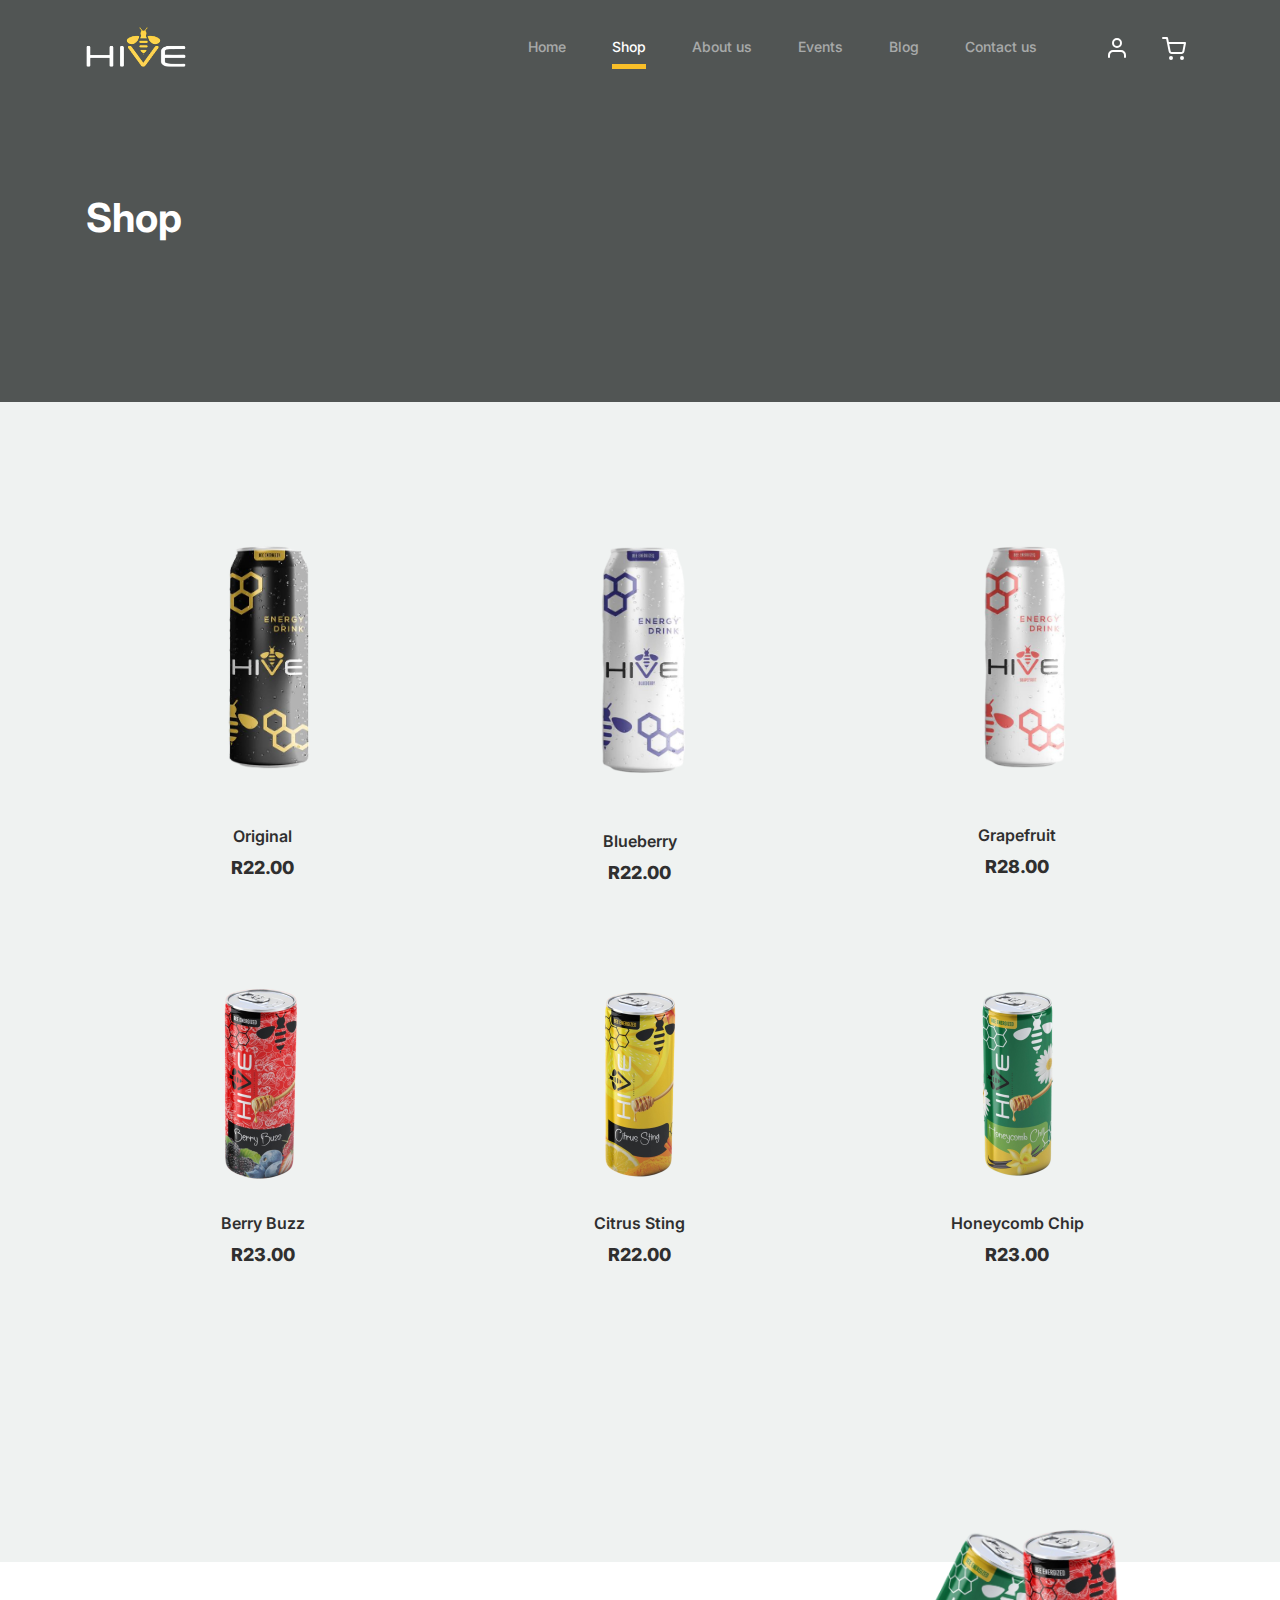
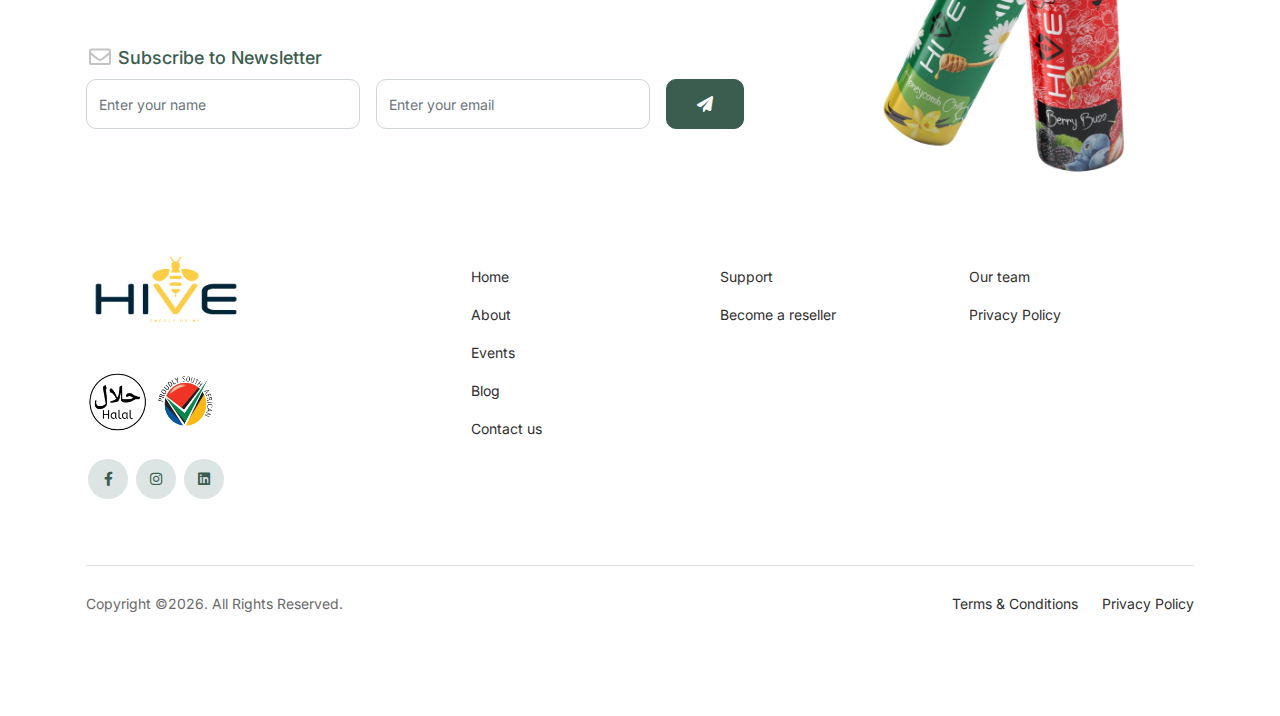
<file: shop.html>
<!doctype html>
<html lang="en">
<head>
  <meta charset="utf-8">
  <meta name="viewport" content="width=device-width, initial-scale=1, shrink-to-fit=no">
  <meta name="author" content="EcoTek">
  <link rel="shortcut icon" href="images/logo/hive_logo.png">
  
  <meta name="description" content="" />
  <meta name="keywords" content="bootstrap, bootstrap4" />

		<!-- Bootstrap CSS -->
		<link href="css/bootstrap.min.css" rel="stylesheet">
		<link href="https://cdnjs.cloudflare.com/ajax/libs/font-awesome/6.0.0-beta3/css/all.min.css" rel="stylesheet">
		<link href="css/tiny-slider.css" rel="stylesheet">
		<link href="css/style.css" rel="stylesheet">
		<title>Hive Energy </title>
	</head>

	<body>

		<!-- Start Header/Navigation -->
		<nav class="custom-navbar navbar navbar navbar-expand-md navbar-dark bg-dark" arial-label="Hive navigation bar">

			<div class="container">
				<div class="navbar-brand">
					<a href="index.html"><img src="images/logo/hive_trans_logo.png" alt="Hive Logo" style="max-width: 100px" loading="eager" decoding="async" width="140" height="40"></a>
				</div>

				<button class="navbar-toggler" type="button" data-bs-toggle="collapse" data-bs-target="#navbarsHive" aria-controls="navbarsHive" aria-expanded="false" aria-label="Toggle navigation">
					<span class="navbar-toggler-icon"></span>
				</button>

				<div class="collapse navbar-collapse" id="navbarsHive">
					<ul class="custom-navbar-nav navbar-nav ms-auto mb-2 mb-md-0">
						<li class="nav-item ">
							<a class="nav-link" href="index.html">Home</a>
						</li>
						<li class="active"><a class="nav-link" href="shop.html">Shop</a></li>
						<li><a class="nav-link" href="about.html">About us</a></li>
						<li><a class="nav-link" href="services.html">Events</a></li>
						<li><a class="nav-link" href="blog.html">Blog</a></li>
						<li><a class="nav-link" href="contact.html">Contact us</a></li>
					</ul>

					<ul class="custom-navbar-cta navbar-nav mb-2 mb-md-0 ms-5">
						<li><a class="nav-link" href="#"><img src="images/user.svg"></a></li>
						<li><a class="nav-link" href="cart.html"><img src="images/cart.svg"></a></li>
					</ul>
				</div>
			</div>
				
		</nav>
		<!-- End Header/Navigation -->

		<!-- Start Hero Section -->
			<div class="hero">
				<div class="container">
					<div class="row justify-content-between">
						<div class="col-lg-5">
							<div class="intro-excerpt">
								<h1>Shop</h1>
							</div>
						</div>
						<div class="col-lg-7">
							
						</div>
					</div>
				</div>
			</div>
		<!-- End Hero Section -->

		

		<div class="untree_co-section product-section before-footer-section">
		    <div class="container">
		      	<div class="row">

		      		<!-- Start Column 1 -->
					<div class="col-12 col-md-4 col-lg-4 mb-5">
						<a class="product-item">
							<img src="images/cans/Hive-black-can.png" class="img-fluid product-thumbnail">
							<h3 class="product-title">Original</h3>
							<strong class="product-price">R22.00</strong>

							<span class="icon-cross">
								<img src="images/cross.svg" class="img-fluid">
							</span>
						</a>
					</div> 
					<!-- End Column 1 -->
						
					<!-- Start Column 2 -->
					<div class="col-12 col-md-4 col-lg-4 mb-5">
						<a class="product-item">
							<img src="images/cans/Blueberry.png" class="img-fluid product-thumbnail">
							<h3 class="product-title">Blueberry</h3>
							<strong class="product-price">R22.00</strong>

							<span class="icon-cross">
								<img src="images/cross.svg" class="img-fluid">
							</span>
						</a>
					</div> 
					<!-- End Column 2 -->

					<!-- Start Column 3 -->
					<div class="col-12 col-md-4 col-lg-4 mb-5">
						<a class="product-item">
							<img src="images/cans/Grapefruit.png" class="img-fluid product-thumbnail">
							<h3 class="product-title">Grapefruit</h3>
							<strong class="product-price">R28.00</strong>

							<span class="icon-cross">
								<img src="images/cross.svg" class="img-fluid">
							</span>
						</a>
					</div>
					<!-- End Column 3 -->

					<!-- Start Column 1 -->
					<div class="col-12 col-md-4 col-lg-4 mb-5">
						<a class="product-item" href="#">
							<img src="images/cans/v1.png" class="img-fluid product-thumbnail">
							<h3 class="product-title">Berry Buzz</h3>
							<strong class="product-price">R23.00</strong>

							<span class="icon-cross">
								<img src="images/cross.svg" class="img-fluid">
							</span>
						</a>
					</div> 
					<!-- End Column 1 -->
						
					<!-- Start Column 2 -->
					<div class="col-12 col-md-4 col-lg-4 mb-5">
						<a class="product-item" href="#">
							<img src="images/cans/v2.png" class="img-fluid product-thumbnail">
							<h3 class="product-title">Citrus Sting</h3>
							<strong class="product-price">R22.00</strong>

							<span class="icon-cross">
								<img src="images/cross.svg" class="img-fluid">
							</span>
						</a>
					</div> 
					<!-- End Column 2 -->

					<!-- Start Column 3 -->
					<div class="col-12 col-md-4 col-lg-4 mb-5">
						<a class="product-item" href="#">
							<img src="images/cans/v3.png" class="img-fluid product-thumbnail">
							<h3 class="product-title">Honeycomb Chip</h3>
							<strong class="product-price">R23.00</strong>

							<span class="icon-cross">
								<img src="images/cross.svg" class="img-fluid">
							</span>
						</a>
					</div>
					<!-- End Column 3 -->

		      	</div>
		    </div>
		</div>


		<!-- Start Footer Section -->
		<footer class="footer-section">
			<div class="container relative">

				<div class="sofa-img">
					<img src="images/cans/varients.png" alt="Image" class="img-fluid">
				</div>

				<div class="row">
					<div class="col-lg-8">
						<div class="subscription-form">
							<h3 class="d-flex align-items-center"><span class="me-1"><img src="images/envelope-outline.svg" alt="Image" class="img-fluid"></span><span>Subscribe to Newsletter</span></h3>

							<form action="#" class="row g-3">
								<div class="col-auto">
									<input type="text" class="form-control" placeholder="Enter your name">
								</div>
								<div class="col-auto">
									<input type="email" class="form-control" placeholder="Enter your email">
								</div>
								<div class="col-auto">
									<button class="btn btn-primary">
										<span class="fa fa-paper-plane"></span>
									</button>
								</div>
							</form>

						</div>
					</div>
				</div>

				<div class="row g-5 mb-5">
					<div class="col-lg-4">
						<!--<div class="mb-4 footer-logo-wrap"><a href="#" class="footer-logo">Hive<span>.</span></a></div>
						<p class="mb-4">Donec facilisis quam ut purus rutrum lobortis. Donec vitae odio quis nisl dapibus malesuada. Nullam ac aliquet velit. Aliquam vulputate velit imperdiet dolor tempor tristique. Pellentesque habitant</p>-->

					<div>
						<img src="images/logo/hive_logo.png" alt="Hive Logo" style="max-width: 10rem">
						
					</div>
					<div class="mb-4 footer-logo-wrap">
					<img src="images/logo/halaal.png" alt="Halaal Logo" style="max-width: 4rem">
					<img src="images/logo/proudlySA.png" alt="ProuldySA Logo" style="max-width: 4rem">
					</div>
						<ul class="list-unstyled custom-social">
							<li><a target="_blank" href="https://web.facebook.com/p/Hive-Energy-Drink-61553306225107"><span class="fa fa-brands fa-facebook-f"></span></a></li>
							<li><a target="_blank" href="https://www.instagram.com/hivenergydrink"><span class="fa fa-brands fa-instagram"></span></a></li>
							<li><a target="_blank" href="https://www.linkedin.com/company/hive-energy-pty-ltd"><span class="fa fa-brands fa-linkedin"></span></a></li>
						</ul>
					</div>

					<div class="col-lg-8">
						<div class="row links-wrap">
							<div class="col-6 col-sm-6 col-md-4">
								<ul class="list-unstyled">
									<li><a href="index.html">Home</a></li>
									<li><a href="about.html">About</a></li>
									<li><a href="events.html">Events</a></li>
									<li><a href="blog.html">Blog</a></li>
									<li><a href="contact.html">Contact us</a></li>
								</ul>
							</div>

							<div class="col-6 col-sm-6 col-md-4">
								<ul class="list-unstyled">
									<li><a href="contact.html">Support</a></li>
									<li><a href="contact.html">Become a reseller</a></li>
								</ul>
							</div>

							<div class="col-6 col-sm-6 col-md-4">
								<ul class="list-unstyled">
									<li><a href="about.html#team">Our team</a></li>
									
									<li><a href="#">Privacy Policy</a></li>
								</ul>
							</div>

							<!--<div class="col-6 col-sm-6 col-md-3">
								<ul class="list-unstyled">
									<li><a href="#">Nordic Chair</a></li>
									<li><a href="#">Kruzo Aero</a></li>
									<li><a href="#">Ergonomic Chair</a></li>
								</ul>
							</div>-->
						</div>
					</div>

				</div>

				<div class="border-top copyright">
					<div class="row pt-4">
						<div class="col-lg-6">
							<p class="mb-2 text-center text-lg-start">Copyright &copy;<script>document.write(new Date().getFullYear());</script>. All Rights Reserved. 
							</p>
						</div>

						<div class="col-lg-6 text-center text-lg-end">
							<ul class="list-unstyled d-inline-flex ms-auto">
								<li class="me-4"><a href="">Terms &amp; Conditions</a></li>
								<li><a href="">Privacy Policy</a></li>
							</ul>
						</div>

					</div>
				</div>

			</div>
		</footer>
		<!-- End Footer Section -->	


		<script src="js/bootstrap.bundle.min.js"></script>
		<script src="js/tiny-slider.js"></script>
		<script src="js/custom.js"></script>
	</body>

</html>
</file>
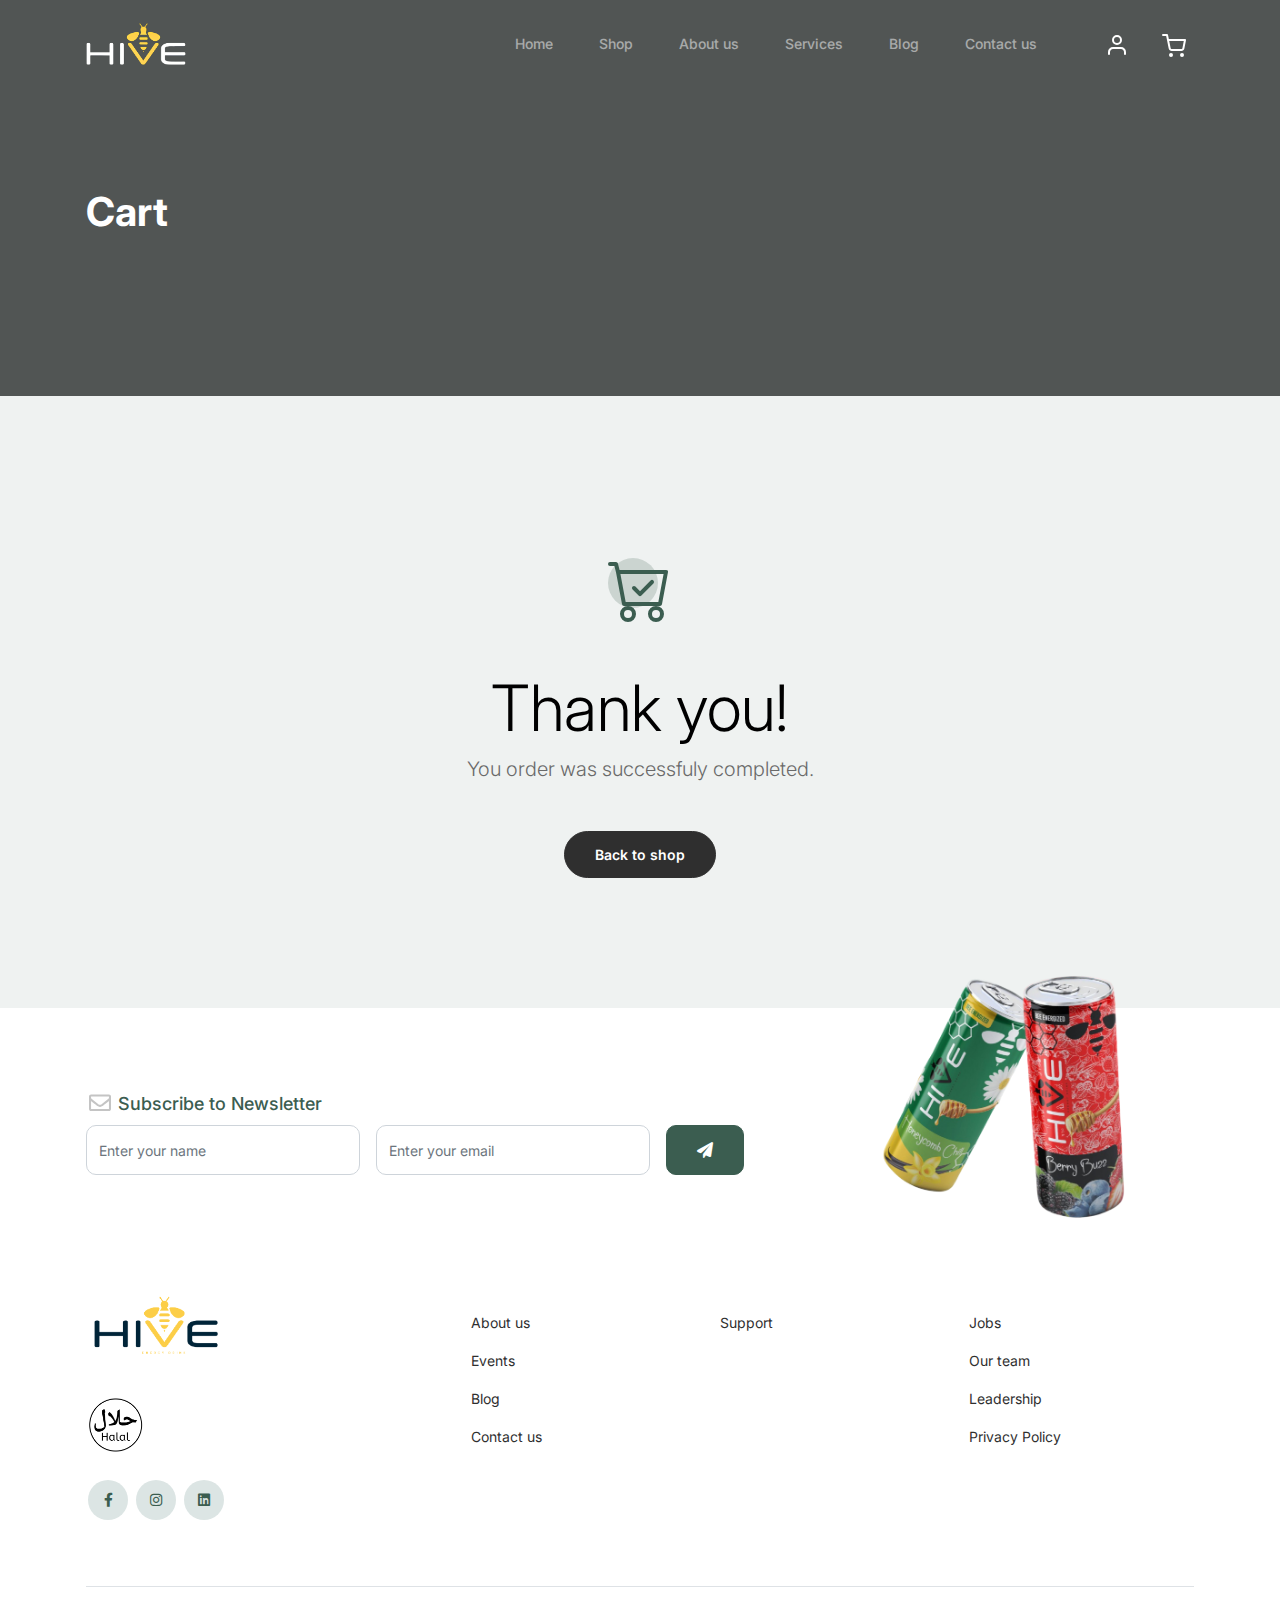
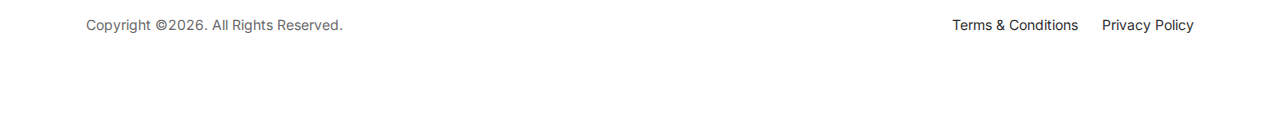
<file: thankyou.html>
<!doctype html>
<html lang="en">
<head>
  <meta charset="utf-8">
  <meta name="viewport" content="width=device-width, initial-scale=1, shrink-to-fit=no">
  <meta name="author" content="Untree.co">
  <link rel="shortcut icon" href="favicon.png">

  <meta name="description" content="" />
  <meta name="keywords" content="bootstrap, bootstrap4" />

		<!-- Bootstrap CSS -->
		<link href="css/bootstrap.min.css" rel="stylesheet">
		<link href="https://cdnjs.cloudflare.com/ajax/libs/font-awesome/6.0.0-beta3/css/all.min.css" rel="stylesheet">
		<link href="css/tiny-slider.css" rel="stylesheet">
		<link href="css/style.css" rel="stylesheet">
		<title>Hive Energy </title>
	</head>

	<body>

		<!-- Start Header/Navigation -->
		<nav class="custom-navbar navbar navbar navbar-expand-md navbar-dark bg-dark" arial-label="Hive navigation bar">

			<div class="container">
				<img src="images/logo/hive_trans_logo.png" alt="Hive Logo" style="max-width: 100px">

				<button class="navbar-toggler" type="button" data-bs-toggle="collapse" data-bs-target="#navbarsHive" aria-controls="navbarsHive" aria-expanded="false" aria-label="Toggle navigation">
					<span class="navbar-toggler-icon"></span>
				</button>

				<div class="collapse navbar-collapse" id="navbarsHive">
					<ul class="custom-navbar-nav navbar-nav ms-auto mb-2 mb-md-0">
						<li class="nav-item ">
							<a class="nav-link" href="index.html">Home</a>
						</li>
						<li><a class="nav-link" href="shop.html">Shop</a></li>
						<li><a class="nav-link" href="about.html">About us</a></li>
						<li><a class="nav-link" href="services.html">Services</a></li>
						<li><a class="nav-link" href="blog.html">Blog</a></li>
						<li><a class="nav-link" href="contact.html">Contact us</a></li>
					</ul>

					<ul class="custom-navbar-cta navbar-nav mb-2 mb-md-0 ms-5">
						<li><a class="nav-link" href="#"><img src="images/user.svg"></a></li>
						<li><a class="nav-link" href="cart.html"><img src="images/cart.svg"></a></li>
					</ul>
				</div>
			</div>
				
		</nav>
		<!-- End Header/Navigation -->

		<!-- Start Hero Section -->
			<div class="hero">
				<div class="container">
					<div class="row justify-content-between">
						<div class="col-lg-5">
							<div class="intro-excerpt">
								<h1>Cart</h1>
							</div>
						</div>
						<div class="col-lg-7">
							
						</div>
					</div>
				</div>
			</div>
		<!-- End Hero Section -->

		

		<div class="untree_co-section">
    <div class="container">
      <div class="row">
        <div class="col-md-12 text-center pt-5">
          <span class="display-3 thankyou-icon text-primary">
            <svg width="1em" height="1em" viewBox="0 0 16 16" class="bi bi-cart-check mb-5" fill="currentColor" xmlns="http://www.w3.org/2000/svg">
              <path fill-rule="evenodd" d="M11.354 5.646a.5.5 0 0 1 0 .708l-3 3a.5.5 0 0 1-.708 0l-1.5-1.5a.5.5 0 1 1 .708-.708L8 8.293l2.646-2.647a.5.5 0 0 1 .708 0z"/>
              <path fill-rule="evenodd" d="M0 1.5A.5.5 0 0 1 .5 1H2a.5.5 0 0 1 .485.379L2.89 3H14.5a.5.5 0 0 1 .491.592l-1.5 8A.5.5 0 0 1 13 12H4a.5.5 0 0 1-.491-.408L2.01 3.607 1.61 2H.5a.5.5 0 0 1-.5-.5zM3.102 4l1.313 7h8.17l1.313-7H3.102zM5 12a2 2 0 1 0 0 4 2 2 0 0 0 0-4zm7 0a2 2 0 1 0 0 4 2 2 0 0 0 0-4zm-7 1a1 1 0 1 0 0 2 1 1 0 0 0 0-2zm7 0a1 1 0 1 0 0 2 1 1 0 0 0 0-2z"/>
            </svg>
          </span>
          <h2 class="display-3 text-black">Thank you!</h2>
          <p class="lead mb-5">You order was successfuly completed.</p>
          <p><a href="shop.html" class="btn btn-sm btn-outline-black">Back to shop</a></p>
        </div>
      </div>
    </div>
  </div>

		<!-- Start Footer Section --> 
		<footer class="footer-section">
			<div class="container relative">

				<div class="sofa-img">
					<img src="images/cans/varients.png" alt="Image" class="img-fluid">
				</div>

				<div class="row">
					<div class="col-lg-8">
						<div class="subscription-form">
							<h3 class="d-flex align-items-center"><span class="me-1"><img src="images/envelope-outline.svg" alt="Image" class="img-fluid"></span><span>Subscribe to Newsletter</span></h3>

							<form action="#" class="row g-3">
								<div class="col-auto">
									<input type="text" class="form-control" placeholder="Enter your name">
								</div>
								<div class="col-auto">
									<input type="email" class="form-control" placeholder="Enter your email">
								</div>
								<div class="col-auto">
									<button class="btn btn-primary">
										<span class="fa fa-paper-plane"></span>
									</button>
								</div>
							</form>

						</div>
					</div>
				</div>

				<div class="row g-5 mb-5">
					<div class="col-lg-4">
						<!--<div class="mb-4 footer-logo-wrap"><a href="#" class="footer-logo">Hive<span>.</span></a></div>
						<p class="mb-4">Donec facilisis quam ut purus rutrum lobortis. Donec vitae odio quis nisl dapibus malesuada. Nullam ac aliquet velit. Aliquam vulputate velit imperdiet dolor tempor tristique. Pellentesque habitant</p>-->

					<div>
						<img src="images/logo/hive_logo.png" alt="Hive Logo" style="max-width: 140px">
						
					</div>
					<div class="mb-4 footer-logo-wrap">
					<img src="images/logo/halaal.png" alt="Halaal Logo" style="max-width: 60px">
					</div>
						<ul class="list-unstyled custom-social">
							<li><a target="_blank" href="https://web.facebook.com/p/Hive-Energy-Drink-61553306225107"><span class="fa fa-brands fa-facebook-f"></span></a></li>
							<li><a target="_blank" href="https://www.instagram.com/hivenergydrink"><span class="fa fa-brands fa-instagram"></span></a></li>
							<li><a target="_blank" href="https://www.linkedin.com/company/hive-energy-pty-ltd"><span class="fa fa-brands fa-linkedin"></span></a></li>
						</ul>
					</div>

					<div class="col-lg-8">
						<div class="row links-wrap">
							<div class="col-6 col-sm-6 col-md-4">
								<ul class="list-unstyled">
									<li><a href="#">About us</a></li>
									<li><a href="#">Events</a></li>
									<li><a href="#">Blog</a></li>
									<li><a href="#">Contact us</a></li>
								</ul>
							</div>

							<div class="col-6 col-sm-6 col-md-4">
								<ul class="list-unstyled">
									<li><a href="#">Support</a></li>
								</ul>
							</div>

							<div class="col-6 col-sm-6 col-md-4">
								<ul class="list-unstyled">
									<li><a href="#">Jobs</a></li>
									<li><a href="#">Our team</a></li>
									<li><a href="#">Leadership</a></li>
									<li><a href="#">Privacy Policy</a></li>
								</ul>
							</div>

							<!--<div class="col-6 col-sm-6 col-md-3">
								<ul class="list-unstyled">
									<li><a href="#">Nordic Chair</a></li>
									<li><a href="#">Kruzo Aero</a></li>
									<li><a href="#">Ergonomic Chair</a></li>
								</ul>
							</div>-->
						</div>
					</div>

				</div>

				<div class="border-top copyright">
					<div class="row pt-4">
						<div class="col-lg-6">
							<p class="mb-2 text-center text-lg-start">Copyright &copy;<script>document.write(new Date().getFullYear());</script>. All Rights Reserved. 
							</p>
						</div>

						<div class="col-lg-6 text-center text-lg-end">
							<ul class="list-unstyled d-inline-flex ms-auto">
								<li class="me-4"><a href="">Terms &amp; Conditions</a></li>
								<li><a href="">Privacy Policy</a></li>
							</ul>
						</div>

					</div>
				</div>

			</div>
		</footer>
		<!-- End Footer Section -->	


		<script src="js/bootstrap.bundle.min.js"></script>
		<script src="js/tiny-slider.js"></script>
		<script src="js/custom.js"></script>
	</body>

</html>
</file>
<file: css/tiny-slider.css>
.tns-outer{padding:0 !important}.tns-outer [hidden]{display:none !important}.tns-outer [aria-controls],.tns-outer [data-action]{cursor:pointer}.tns-slider{-webkit-transition:all 0s;-moz-transition:all 0s;transition:all 0s}.tns-slider>.tns-item{-webkit-box-sizing:border-box;-moz-box-sizing:border-box;box-sizing:border-box}.tns-horizontal.tns-subpixel{white-space:nowrap}.tns-horizontal.tns-subpixel>.tns-item{display:inline-block;vertical-align:top;white-space:normal}.tns-horizontal.tns-no-subpixel:after{content:'';display:table;clear:both}.tns-horizontal.tns-no-subpixel>.tns-item{float:left}.tns-horizontal.tns-carousel.tns-no-subpixel>.tns-item{margin-right:-100%}.tns-no-calc{position:relative;left:0}.tns-gallery{position:relative;left:0;min-height:1px}.tns-gallery>.tns-item{position:absolute;left:-100%;-webkit-transition:transform 0s, opacity 0s;-moz-transition:transform 0s, opacity 0s;transition:transform 0s, opacity 0s}.tns-gallery>.tns-slide-active{position:relative;left:auto !important}.tns-gallery>.tns-moving{-webkit-transition:all 0.25s;-moz-transition:all 0.25s;transition:all 0.25s}.tns-autowidth{display:inline-block}.tns-lazy-img{-webkit-transition:opacity 0.6s;-moz-transition:opacity 0.6s;transition:opacity 0.6s;opacity:0.6}.tns-lazy-img.tns-complete{opacity:1}.tns-ah{-webkit-transition:height 0s;-moz-transition:height 0s;transition:height 0s}.tns-ovh{overflow:hidden}.tns-visually-hidden{position:absolute;left:-10000em}.tns-transparent{opacity:0;visibility:hidden}.tns-fadeIn{opacity:1;filter:alpha(opacity=100);z-index:0}.tns-normal,.tns-fadeOut{opacity:0;filter:alpha(opacity=0);z-index:-1}.tns-vpfix{white-space:nowrap}.tns-vpfix>div,.tns-vpfix>li{display:inline-block}.tns-t-subp2{margin:0 auto;width:310px;position:relative;height:10px;overflow:hidden}.tns-t-ct{width:2333.3333333%;width:-webkit-calc(100% * 70 / 3);width:-moz-calc(100% * 70 / 3);width:calc(100% * 70 / 3);position:absolute;right:0}.tns-t-ct:after{content:'';display:table;clear:both}.tns-t-ct>div{width:1.4285714%;width:-webkit-calc(100% / 70);width:-moz-calc(100% / 70);width:calc(100% / 70);height:10px;float:left}

/*# sourceMappingURL=sourcemaps/tiny-slider.css.map */
</file>
<file: css/style.css>
/*
* Template Name: UntreeStore
* Template Author: Untree.co
* Author URI: https://untree.co/
* License: https://creativecommons.org/licenses/by/3.0/
*/
@import url("https://fonts.googleapis.com/css2?family=Inter:wght@400;500;600;700;800&display=swap");
body {
  overflow-x: hidden;
  position: relative; }

body {
  font-family: "Inter", sans-serif;
  font-weight: 400;
  line-height: 28px;
  color: #6a6a6a;
  font-size: 14px;
  background-color: #eff2f1; }

a {
  text-decoration: none;
  -webkit-transition: .3s all ease;
  -o-transition: .3s all ease;
  transition: .3s all ease;
  color: #2f2f2f;
  text-decoration: underline; }
  a:hover {
    color: #2f2f2f;
    text-decoration: none; }
  a.more {
    font-weight: 600; }

.custom-navbar {
  background: #515554 !important;
  padding-top: 20px;
  padding-bottom: 20px; }
  .custom-navbar .navbar-brand {
    font-size: 32px;
    font-weight: 600; }
    .custom-navbar .navbar-brand > span {
      opacity: .4; }
  .custom-navbar .navbar-toggler {
    border-color: transparent; }
    .custom-navbar .navbar-toggler:active, .custom-navbar .navbar-toggler:focus {
      -webkit-box-shadow: none;
      box-shadow: none;
      outline: none; }
  @media (min-width: 992px) {
    .custom-navbar .custom-navbar-nav li {
      margin-left: 15px;
      margin-right: 15px; } }
  .custom-navbar .custom-navbar-nav li a {
    font-weight: 500;
    color: #ffffff !important;
    opacity: .5;
    -webkit-transition: .3s all ease;
    -o-transition: .3s all ease;
    transition: .3s all ease;
    position: relative; }
    @media (min-width: 768px) {
      .custom-navbar .custom-navbar-nav li a:before {
        content: "";
        position: absolute;
        bottom: 0;
        left: 8px;
        right: 8px;
        background: #f9bf29;
        height: 5px;
        opacity: 1;
        visibility: visible;
        width: 0;
        -webkit-transition: .15s all ease-out;
        -o-transition: .15s all ease-out;
        transition: .15s all ease-out; } }
    .custom-navbar .custom-navbar-nav li a:hover {
      opacity: 1; }
      .custom-navbar .custom-navbar-nav li a:hover:before {
        width: calc(100% - 16px); }
  .custom-navbar .custom-navbar-nav li.active a {
    opacity: 1; }
    .custom-navbar .custom-navbar-nav li.active a:before {
      width: calc(100% - 16px); }
  .custom-navbar .custom-navbar-cta {
    margin-left: 0 !important;
    -webkit-box-orient: horizontal;
    -webkit-box-direction: normal;
    -ms-flex-direction: row;
    flex-direction: row; }
    @media (min-width: 768px) {
      .custom-navbar .custom-navbar-cta {
        margin-left: 40px !important; } }
    .custom-navbar .custom-navbar-cta li {
      margin-left: 0px;
      margin-right: 0px; }
      .custom-navbar .custom-navbar-cta li:first-child {
        margin-right: 20px; }

.hero-section{
	background-image: url('eventheader1.jpg')!important; /* Replace with the actual path to your image */
	width: 100%;
    height: auto; /* Set a height for the div to make the background visible */
    background-size: cover !important; /* Stretches the image to fill the div exactly */
	background-repeat: no-repeat!important;
	border: 2px dashed #ccc; /* For visualization */
}

.hero {
  background: #515554;
  padding: calc(4rem - 30px) 0 0rem 0; }
  @media (min-width: 768px) {
    .hero {
      padding: calc(4rem - 30px) 0 4rem 0; } }
  @media (min-width: 992px) {
    .hero {
      padding: calc(8rem - 30px) 0 8rem 0; } }
  .hero .intro-excerpt {
    position: relative;
    z-index: 4; }
    @media (min-width: 992px) {
      .hero .intro-excerpt {
        max-width: 450px; } }
  .hero h1 {
    font-weight: 700;
    color: #ffffff;
    margin-bottom: 30px; }
    @media (min-width: 1400px) {
      .hero h1 {
        font-size: 54px; } }
  .hero p {
    color: rgba(255, 255, 255, 0.5);
    margin-botom: 30px; }
  .hero .hero-img-wrap {
    position: relative; }
    .hero .hero-img-wrap img {
      position: relative;
      top: 0px;
      right: 0px;
      z-index: 2;
      max-width: 780px;
      left: -20px; }
      @media (min-width: 768px) {
        .hero .hero-img-wrap img {
          right: 0px;
          left: -100px; } }
      @media (min-width: 992px) {
        .hero .hero-img-wrap img {
          left: 0px;
          top: -80px;
          position: absolute;
          right: -50px; } }
      @media (min-width: 1200px) {
        .hero .hero-img-wrap img {
          left: 0px;
          top: -80px;
          right: -100px; } }
    .hero .hero-img-wrap:after {
      content: "";
      position: absolute;
      width: 255px;
      height: 217px;
      background-image: url("../images/dots-light.svg");
      background-size: contain;
      background-repeat: no-repeat;
      right: -100px;
      top: -0px; }
      @media (min-width: 1200px) {
        .hero .hero-img-wrap:after {
          top: -40px; } }

.btn {
  font-weight: 600;
  padding: 12px 30px;
  border-radius: 30px;
  color: #ffffff;
  background: #2f2f2f;
  border-color: #2f2f2f; }
  .btn:hover {
    color: #ffffff;
    background: #222222;
    border-color: #222222; }
  .btn:active, .btn:focus {
    outline: none !important;
    -webkit-box-shadow: none;
    box-shadow: none; }
  .btn.btn-primary {
    background: #3b5d50;
    border-color: #3b5d50; }
    .btn.btn-primary:hover {
      background: #314d43;
      border-color: #314d43; }
  .btn.btn-secondary {
    color: #2f2f2f;
    background: #f9bf29;
    border-color: #f9bf29; }
    .btn.btn-secondary:hover {
      background: #f8b810;
      border-color: #f8b810; }
  .btn.btn-white-outline {
    background: transparent;
    border-width: 2px;
    border-color: rgba(255, 255, 255, 0.3); }
    .btn.btn-white-outline:hover {
      border-color: white;
      color: #ffffff; }

.section-title {
  color: #2f2f2f; }

.product-section {
  padding: 7rem 0; }
  .product-section .product-item {
    text-align: center;
    text-decoration: none;
    display: block;
    position: relative;
    padding-bottom: 50px;
    cursor: pointer; }
    .product-section .product-item .product-thumbnail {
      margin-bottom: 30px;
      position: relative;
      top: 0;
      -webkit-transition: .3s all ease;
      -o-transition: .3s all ease;
      transition: .3s all ease; }
    .product-section .product-item h3 {
      font-weight: 600;
      font-size: 16px; }
    .product-section .product-item strong {
      font-weight: 800 !important;
      font-size: 18px !important; }
    .product-section .product-item h3, .product-section .product-item strong {
      color: #2f2f2f;
      text-decoration: none; }
    .product-section .product-item .icon-cross {
      position: absolute;
      width: 35px;
      height: 35px;
      display: inline-block;
      background: #2f2f2f;
      bottom: 15px;
      left: 50%;
      -webkit-transform: translateX(-50%);
      -ms-transform: translateX(-50%);
      transform: translateX(-50%);
      margin-bottom: -17.5px;
      border-radius: 50%;
      opacity: 0;
      visibility: hidden;
      -webkit-transition: .3s all ease;
      -o-transition: .3s all ease;
      transition: .3s all ease; }
      .product-section .product-item .icon-cross img {
        position: absolute;
        left: 50%;
        top: 50%;
        -webkit-transform: translate(-50%, -50%);
        -ms-transform: translate(-50%, -50%);
        transform: translate(-50%, -50%); }
    .product-section .product-item:before {
      bottom: 0;
      left: 0;
      right: 0;
      position: absolute;
      content: "";
      background: #dce5e4;
      height: 0%;
      z-index: -1;
      border-radius: 10px;
      -webkit-transition: .3s all ease;
      -o-transition: .3s all ease;
      transition: .3s all ease; }
    .product-section .product-item:hover .product-thumbnail {
      top: -25px; }
    .product-section .product-item:hover .icon-cross {
      bottom: 0;
      opacity: 1;
      visibility: visible; }
    .product-section .product-item:hover:before {
      height: 70%; }

.why-choose-section {
  padding: 7rem 0; }
  .why-choose-section .img-wrap {
    position: relative; }
    .why-choose-section .img-wrap:before {
      position: absolute;
      content: "";
      width: 255px;
      height: 217px;
      background-image: url("../images/dots-yellow.svg");
      background-repeat: no-repeat;
      background-size: contain;
      -webkit-transform: translate(-40%, -40%);
      -ms-transform: translate(-40%, -40%);
      transform: translate(-40%, -40%);
      z-index: -1; }
    .why-choose-section .img-wrap img {
      border-radius: 20px; }

.feature {
  margin-bottom: 30px; }
  .feature .icon {
    display: inline-block;
    position: relative;
    margin-bottom: 20px; }
    .feature .icon:before {
      content: "";
      width: 33px;
      height: 33px;
      position: absolute;
      background: rgba(59, 93, 80, 0.2);
      border-radius: 50%;
      right: -8px;
      bottom: 0; }
  .feature h3 {
    font-size: 14px;
    color: #2f2f2f; }
  .feature p {
    font-size: 14px;
    line-height: 22px;
    color: #6a6a6a; }

.we-help-section {
  padding: 7rem 0; }
  .we-help-section .imgs-grid {
    display: -ms-grid;
    display: grid;
    -ms-grid-columns: (1fr)[27];
    grid-template-columns: repeat(27, 1fr);
    position: relative; }
    .we-help-section .imgs-grid:before {
      position: absolute;
      content: "";
      width: 255px;
      height: 217px;
      background-image: url("../images/dots-green.svg");
      background-size: contain;
      background-repeat: no-repeat;
      -webkit-transform: translate(-40%, -40%);
      -ms-transform: translate(-40%, -40%);
      transform: translate(-40%, -40%);
      z-index: -1; }
    .we-help-section .imgs-grid .grid {
      position: relative; }
      .we-help-section .imgs-grid .grid img {
        border-radius: 20px;
        max-width: 100%; }
      .we-help-section .imgs-grid .grid.grid-1 {
        -ms-grid-column: 1;
        -ms-grid-column-span: 18;
        grid-column: 1 / span 18;
        -ms-grid-row: 1;
        -ms-grid-row-span: 27;
        grid-row: 1 / span 27; }
      .we-help-section .imgs-grid .grid.grid-2 {
        -ms-grid-column: 19;
        -ms-grid-column-span: 27;
        grid-column: 19 / span 27;
        -ms-grid-row: 1;
        -ms-grid-row-span: 5;
        grid-row: 1 / span 5;
        padding-left: 20px; }
      .we-help-section .imgs-grid .grid.grid-3 {
        -ms-grid-column: 14;
        -ms-grid-column-span: 16;
        grid-column: 14 / span 16;
        -ms-grid-row: 6;
        -ms-grid-row-span: 27;
        grid-row: 6 / span 27;
        padding-top: 20px; }

.card {
  /* Add shadows to create the "card" effect */
  box-shadow: 0 4px 8px 0 rgba(0,0,0,0.2);
  transition: 0.3s;
}

/* On mouse-over, add a deeper shadow */
.card:hover {
  box-shadow: 0 8px 16px 0 rgba(0,0,0,0.2);
}

/* Add some padding inside the card container */
.container {
  padding: 2px 16px;
}

.custom-list {
  width: 100%; }
  .custom-list li {
    display: inline-block;
    width: calc(50% - 20px);
    margin-bottom: 12px;
    line-height: 1.5;
    position: relative;
    padding-left: 20px; }
    .custom-list li:before {
      content: "";
      width: 8px;
      height: 8px;
      border-radius: 50%;
      border: 2px solid #3b5d50;
      position: absolute;
      left: 0;
      top: 8px; }

.popular-product {
  padding: 0 0 7rem 0; }
  .popular-product .product-item-sm h3 {
    font-size: 14px;
    font-weight: 700;
    color: #2f2f2f; }
  .popular-product .product-item-sm a {
    text-decoration: none;
    color: #2f2f2f;
    -webkit-transition: .3s all ease;
    -o-transition: .3s all ease;
    transition: .3s all ease; }
    .popular-product .product-item-sm a:hover {
      color: rgba(47, 47, 47, 0.5); }
  .popular-product .product-item-sm p {
    line-height: 1.4;
    margin-bottom: 10px;
    font-size: 14px; }
  .popular-product .product-item-sm .thumbnail {
    margin-right: 10px;
    -webkit-box-flex: 0;
    -ms-flex: 0 0 120px;
    flex: 0 0 120px;
    position: relative; }
    .popular-product .product-item-sm .thumbnail:before {
      content: "";
      position: absolute;
      border-radius: 20px;
      background: #dce5e4;
      width: 98px;
      height: 98px;
      top: 50%;
      left: 50%;
      -webkit-transform: translate(-50%, -50%);
      -ms-transform: translate(-50%, -50%);
      transform: translate(-50%, -50%);
      z-index: -1; }

.testimonial-section {
  padding: 3rem 0 7rem 0; }

.testimonial-slider-wrap {
  position: relative; }
  .testimonial-slider-wrap .tns-inner {
    padding-top: 30px; }
  .testimonial-slider-wrap .item .testimonial-block blockquote {
    font-size: 16px; }
    @media (min-width: 768px) {
      .testimonial-slider-wrap .item .testimonial-block blockquote {
        line-height: 32px;
        font-size: 18px; } }
  .testimonial-slider-wrap .item .testimonial-block .author-info .author-pic {
    margin-bottom: 20px; }
    .testimonial-slider-wrap .item .testimonial-block .author-info .author-pic img {
      max-width: 80px;
      border-radius: 50%; }
  .testimonial-slider-wrap .item .testimonial-block .author-info h3 {
    font-size: 14px;
    font-weight: 700;
    color: #2f2f2f;
    margin-bottom: 0; }
  .testimonial-slider-wrap #testimonial-nav {
    position: absolute;
    top: 50%;
    z-index: 99;
    width: 100%;
    display: none; }
    @media (min-width: 768px) {
      .testimonial-slider-wrap #testimonial-nav {
        display: block; } }
    .testimonial-slider-wrap #testimonial-nav > span {
      cursor: pointer;
      position: absolute;
      width: 58px;
      height: 58px;
      line-height: 58px;
      border-radius: 50%;
      background: rgba(59, 93, 80, 0.1);
      color: #2f2f2f;
      -webkit-transition: .3s all ease;
      -o-transition: .3s all ease;
      transition: .3s all ease; }
      .testimonial-slider-wrap #testimonial-nav > span:hover {
        background: #3b5d50;
        color: #ffffff; }
    .testimonial-slider-wrap #testimonial-nav .prev {
      left: -10px; }
    .testimonial-slider-wrap #testimonial-nav .next {
      right: 0; }
  .testimonial-slider-wrap .tns-nav {
    position: absolute;
    bottom: -50px;
    left: 50%;
    -webkit-transform: translateX(-50%);
    -ms-transform: translateX(-50%);
    transform: translateX(-50%); }
    .testimonial-slider-wrap .tns-nav button {
      background: none;
      border: none;
      display: inline-block;
      position: relative;
      width: 0 !important;
      height: 7px !important;
      margin: 2px; }
      .testimonial-slider-wrap .tns-nav button:active, .testimonial-slider-wrap .tns-nav button:focus, .testimonial-slider-wrap .tns-nav button:hover {
        outline: none;
        -webkit-box-shadow: none;
        box-shadow: none;
        background: none; }
      .testimonial-slider-wrap .tns-nav button:before {
        display: block;
        width: 7px;
        height: 7px;
        left: 0;
        top: 0;
        position: absolute;
        content: "";
        border-radius: 50%;
        -webkit-transition: .3s all ease;
        -o-transition: .3s all ease;
        transition: .3s all ease;
        background-color: #d6d6d6; }
      .testimonial-slider-wrap .tns-nav button:hover:before, .testimonial-slider-wrap .tns-nav button.tns-nav-active:before {
        background-color: #3b5d50; }

.before-footer-section {
  padding: 7rem 0 12rem 0 !important; }

.blog-section {
  padding: 7rem 0 12rem 0; }
  .blog-section .post-entry a {
    text-decoration: none; }
  .blog-section .post-entry .post-thumbnail {
    display: block;
    margin-bottom: 20px; }
    .blog-section .post-entry .post-thumbnail img {
      border-radius: 20px;
      -webkit-transition: .3s all ease;
      -o-transition: .3s all ease;
      transition: .3s all ease; }
  .blog-section .post-entry .post-content-entry {
    padding-left: 15px;
    padding-right: 15px; }
    .blog-section .post-entry .post-content-entry h3 {
      font-size: 16px;
      margin-bottom: 0;
      font-weight: 600;
      margin-bottom: 7px; }
    .blog-section .post-entry .post-content-entry .meta {
      font-size: 14px; }
      .blog-section .post-entry .post-content-entry .meta a {
        font-weight: 600; }
  .blog-section .post-entry:hover .post-thumbnail img, .blog-section .post-entry:focus .post-thumbnail img {
    opacity: .7; }

.footer-section {
  padding: 80px 0;
  background: #ffffff; }
  .footer-section .relative {
    position: relative; }
  .footer-section a {
    text-decoration: none;
    color: #2f2f2f;
    -webkit-transition: .3s all ease;
    -o-transition: .3s all ease;
    transition: .3s all ease; }
    .footer-section a:hover {
      color: rgba(47, 47, 47, 0.5); }
  .footer-section .subscription-form {
    margin-bottom: 40px;
    position: relative;
    z-index: 2;
    margin-top: 100px; }
    @media (min-width: 992px) {
      .footer-section .subscription-form {
        margin-top: 0px;
        margin-bottom: 80px; } }
    .footer-section .subscription-form h3 {
      font-size: 18px;
      font-weight: 500;
      color: #3b5d50; }
    .footer-section .subscription-form .form-control {
      height: 50px;
      border-radius: 10px;
      font-family: "Inter", sans-serif; }
      .footer-section .subscription-form .form-control:active, .footer-section .subscription-form .form-control:focus {
        outline: none;
        -webkit-box-shadow: none;
        box-shadow: none;
        border-color: #3b5d50;
        -webkit-box-shadow: 0 1px 4px 0 rgba(0, 0, 0, 0.2);
        box-shadow: 0 1px 4px 0 rgba(0, 0, 0, 0.2); }
      .footer-section .subscription-form .form-control::-webkit-input-placeholder {
        font-size: 14px; }
      .footer-section .subscription-form .form-control::-moz-placeholder {
        font-size: 14px; }
      .footer-section .subscription-form .form-control:-ms-input-placeholder {
        font-size: 14px; }
      .footer-section .subscription-form .form-control:-moz-placeholder {
        font-size: 14px; }
    .footer-section .subscription-form .btn {
      border-radius: 10px !important; }
  .footer-section .sofa-img {
    position: absolute;
    top: -200px;
    z-index: 1;
    right: 0; }
    .footer-section .sofa-img img {
      max-width: 380px; }
  .footer-section .links-wrap {
    margin-top: 0px; }
    @media (min-width: 992px) {
      .footer-section .links-wrap {
        margin-top: 54px; } }
    .footer-section .links-wrap ul li {
      margin-bottom: 10px; }
  .footer-section .footer-logo-wrap .footer-logo {
    font-size: 32px;
    font-weight: 500;
    text-decoration: none;
    color: #3b5d50; }
  .footer-section .custom-social li {
    margin: 2px;
    display: inline-block; }
    .footer-section .custom-social li a {
      width: 40px;
      height: 40px;
      text-align: center;
      line-height: 40px;
      display: inline-block;
      background: #dce5e4;
      color: #3b5d50;
      border-radius: 50%; }
      .footer-section .custom-social li a:hover {
        background: #3b5d50;
        color: #ffffff; }
  .footer-section .border-top {
    border-color: #dce5e4; }
    .footer-section .border-top.copyright {
      font-size: 14px !important; }

.untree_co-section {
  padding: 7rem 0; }

.form-control {
  height: 50px;
  border-radius: 10px;
  font-family: "Inter", sans-serif; }
  .form-control:active, .form-control:focus {
    outline: none;
    -webkit-box-shadow: none;
    box-shadow: none;
    border-color: #3b5d50;
    -webkit-box-shadow: 0 1px 4px 0 rgba(0, 0, 0, 0.2);
    box-shadow: 0 1px 4px 0 rgba(0, 0, 0, 0.2); }
  .form-control::-webkit-input-placeholder {
    font-size: 14px; }
  .form-control::-moz-placeholder {
    font-size: 14px; }
  .form-control:-ms-input-placeholder {
    font-size: 14px; }
  .form-control:-moz-placeholder {
    font-size: 14px; }

.service {
  line-height: 1.5; }
  .service .service-icon {
    border-radius: 10px;
    -webkit-box-flex: 0;
    -ms-flex: 0 0 50px;
    flex: 0 0 50px;
    height: 50px;
    line-height: 50px;
    text-align: center;
    background: #3b5d50;
    margin-right: 20px;
    color: #ffffff; }

textarea {
  height: auto !important; }

.site-blocks-table {
  overflow: auto; }
  .site-blocks-table .product-thumbnail {
    width: 200px; }
  .site-blocks-table .btn {
    padding: 2px 10px; }
  .site-blocks-table thead th {
    padding: 30px;
    text-align: center;
    border-width: 0px !important;
    vertical-align: middle;
    color: rgba(0, 0, 0, 0.8);
    font-size: 18px; }
  .site-blocks-table td {
    padding: 20px;
    text-align: center;
    vertical-align: middle;
    color: rgba(0, 0, 0, 0.8); }
  .site-blocks-table tbody tr:first-child td {
    border-top: 1px solid #3b5d50 !important; }
  .site-blocks-table .btn {
    background: none !important;
    color: #000000;
    border: none;
    height: auto !important; }

.site-block-order-table th {
  border-top: none !important;
  border-bottom-width: 1px !important; }

.site-block-order-table td, .site-block-order-table th {
  color: #000000; }

.couponcode-wrap input {
  border-radius: 10px !important; }

.text-primary {
  color: #3b5d50 !important; }

.thankyou-icon {
  position: relative;
  color: #3b5d50; }
  .thankyou-icon:before {
    position: absolute;
    content: "";
    width: 50px;
    height: 50px;
    border-radius: 50%;
    background: rgba(59, 93, 80, 0.2); }
</file>
